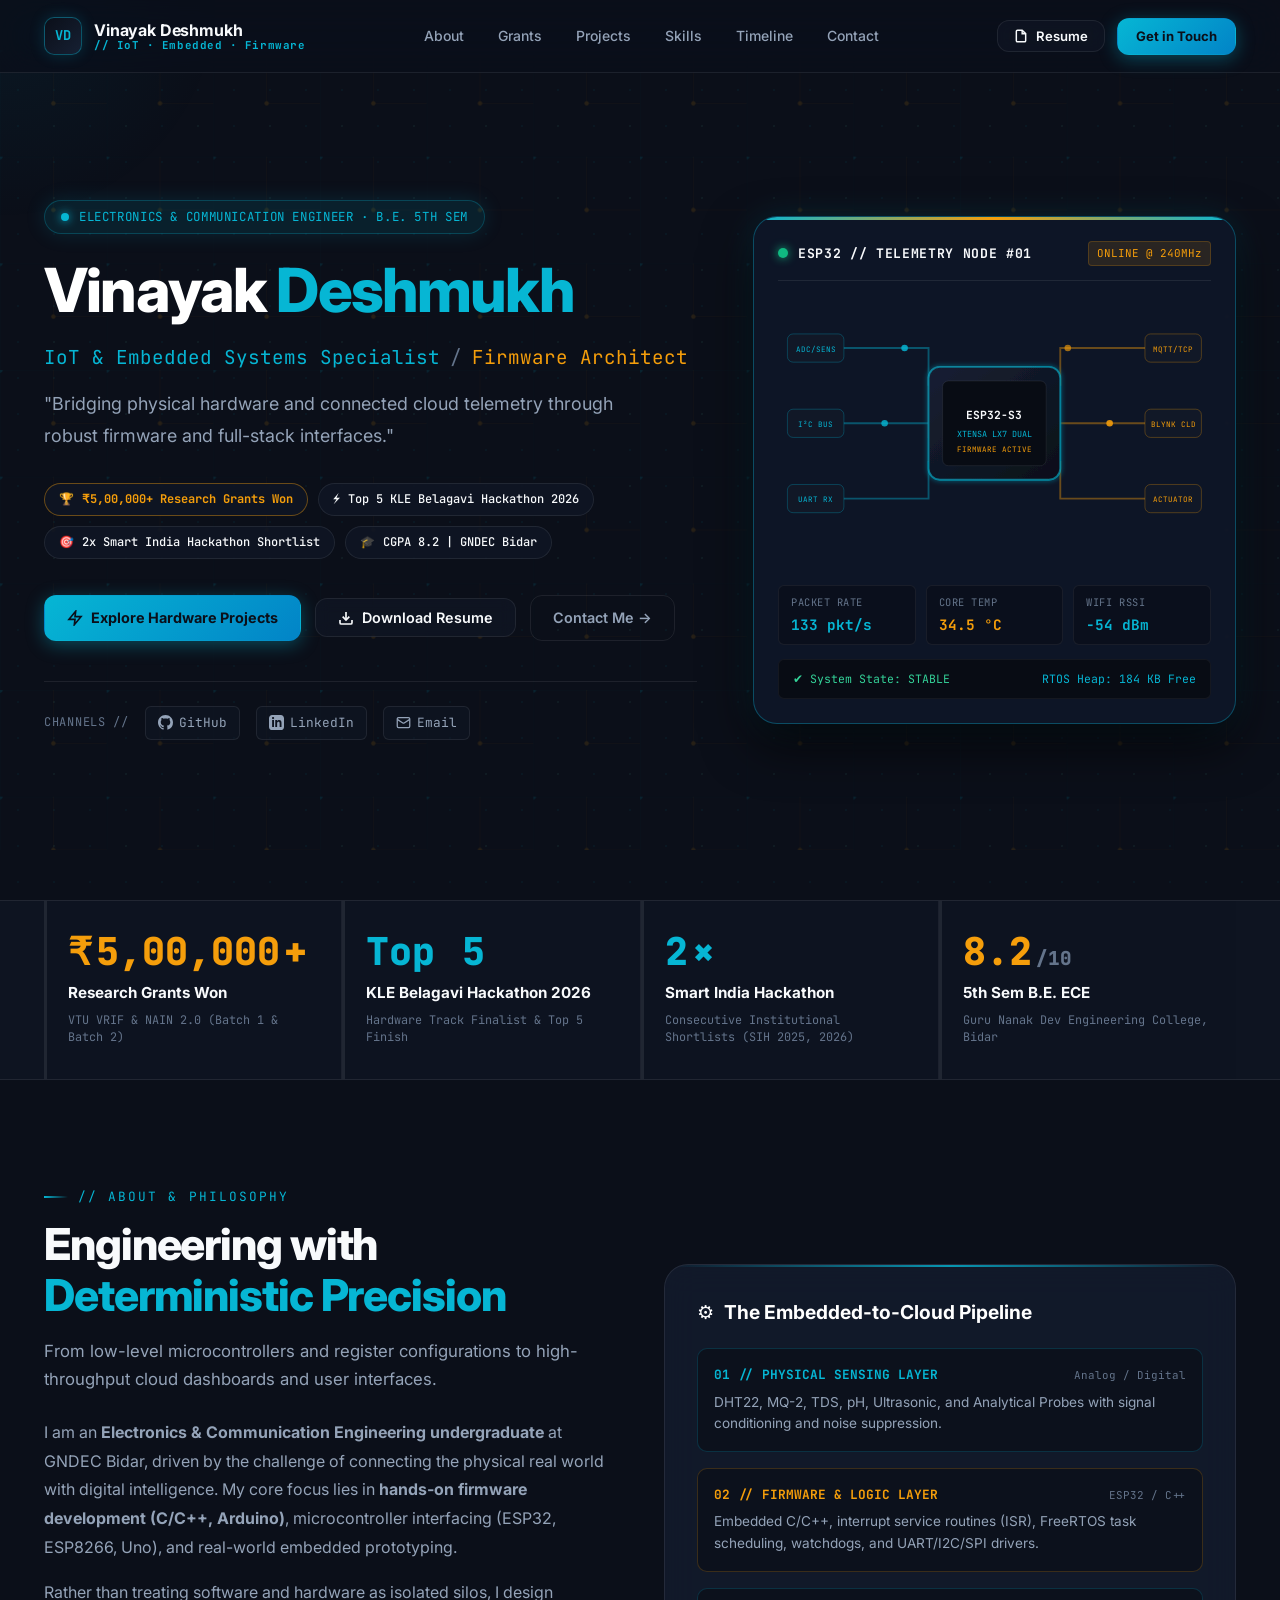
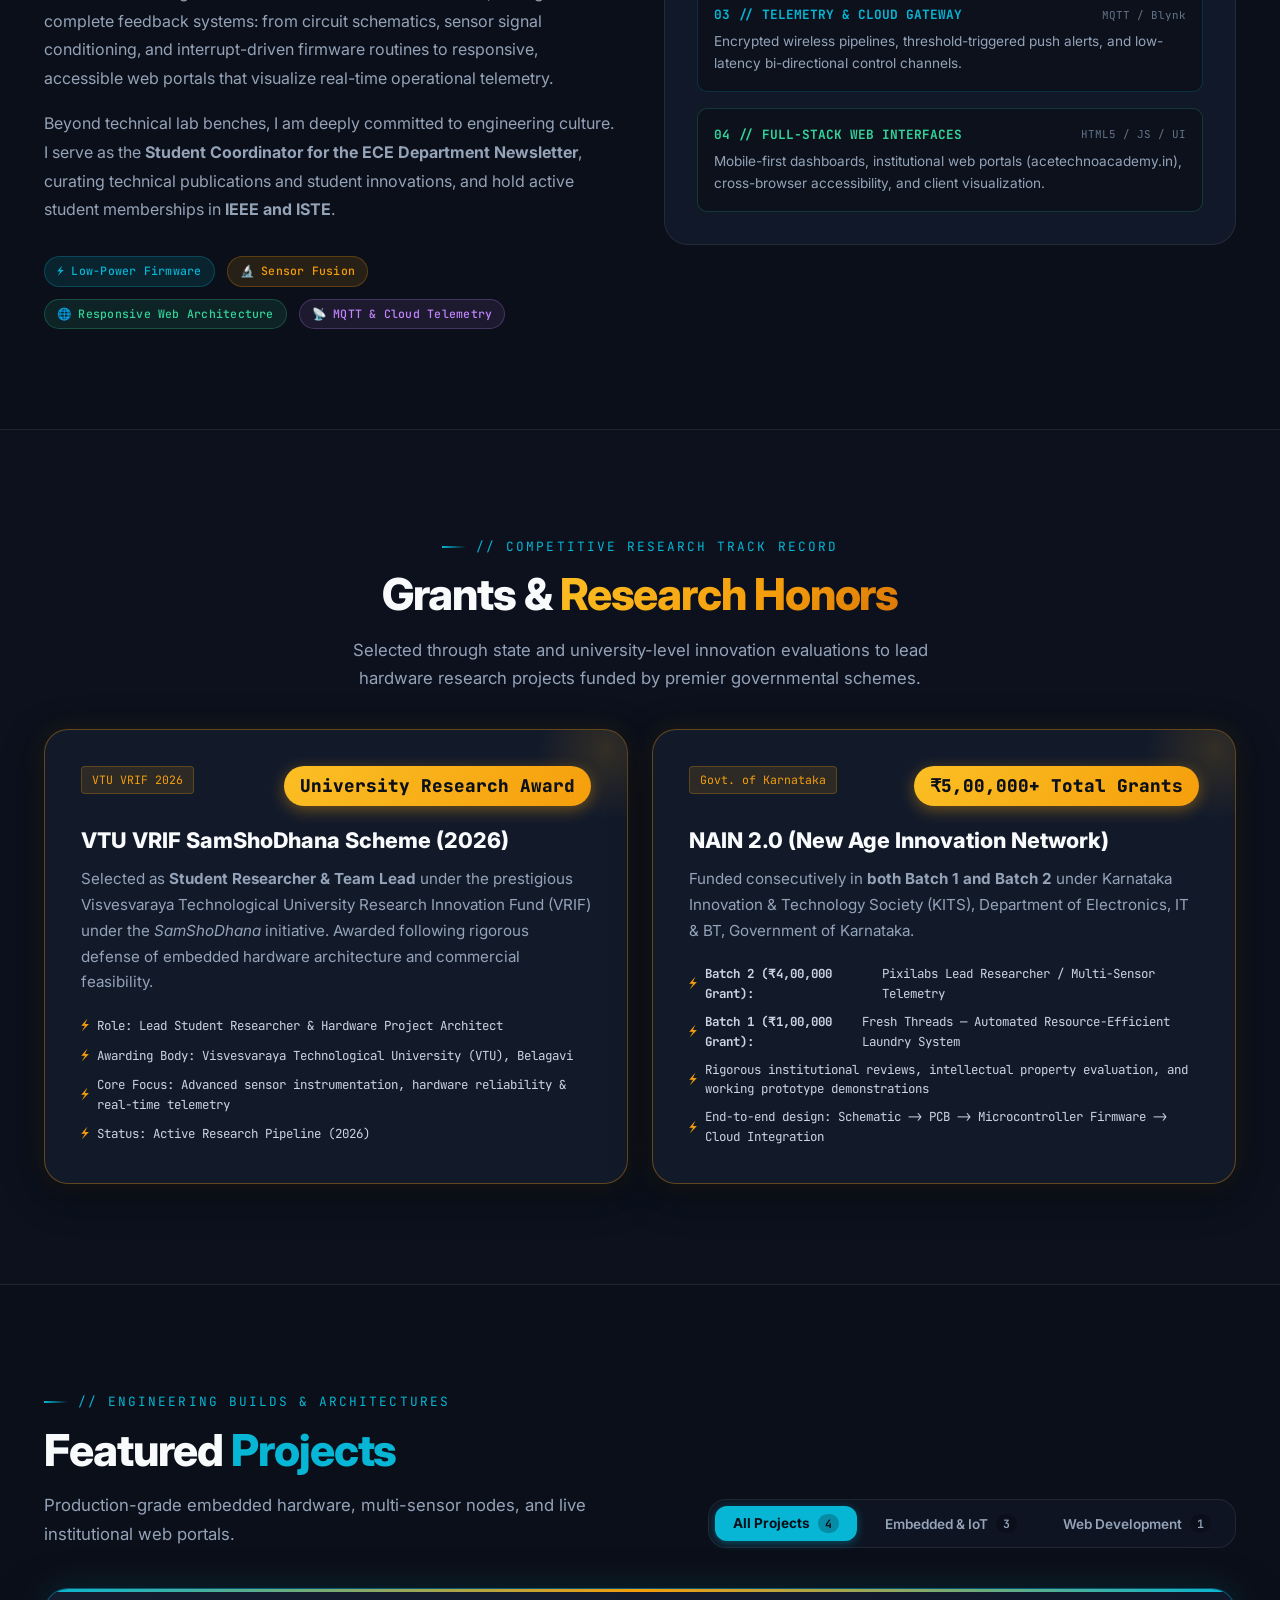
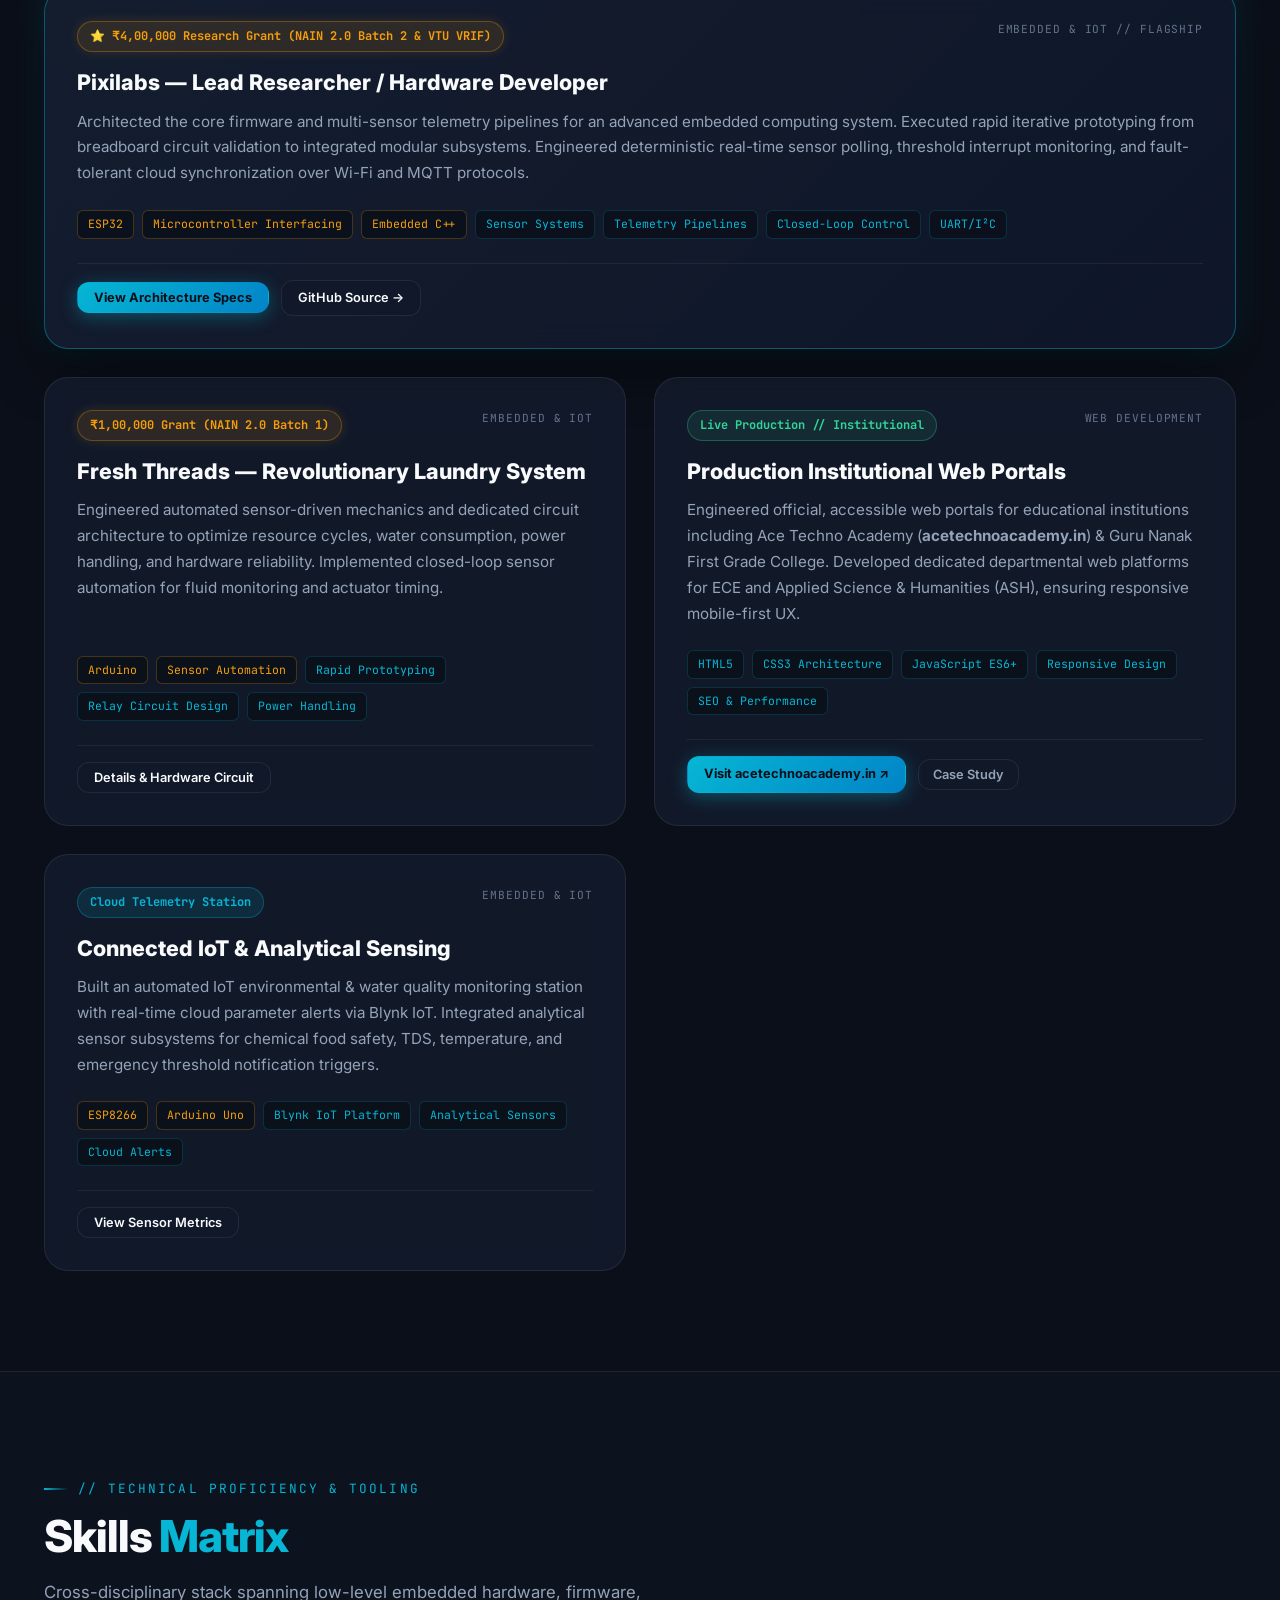
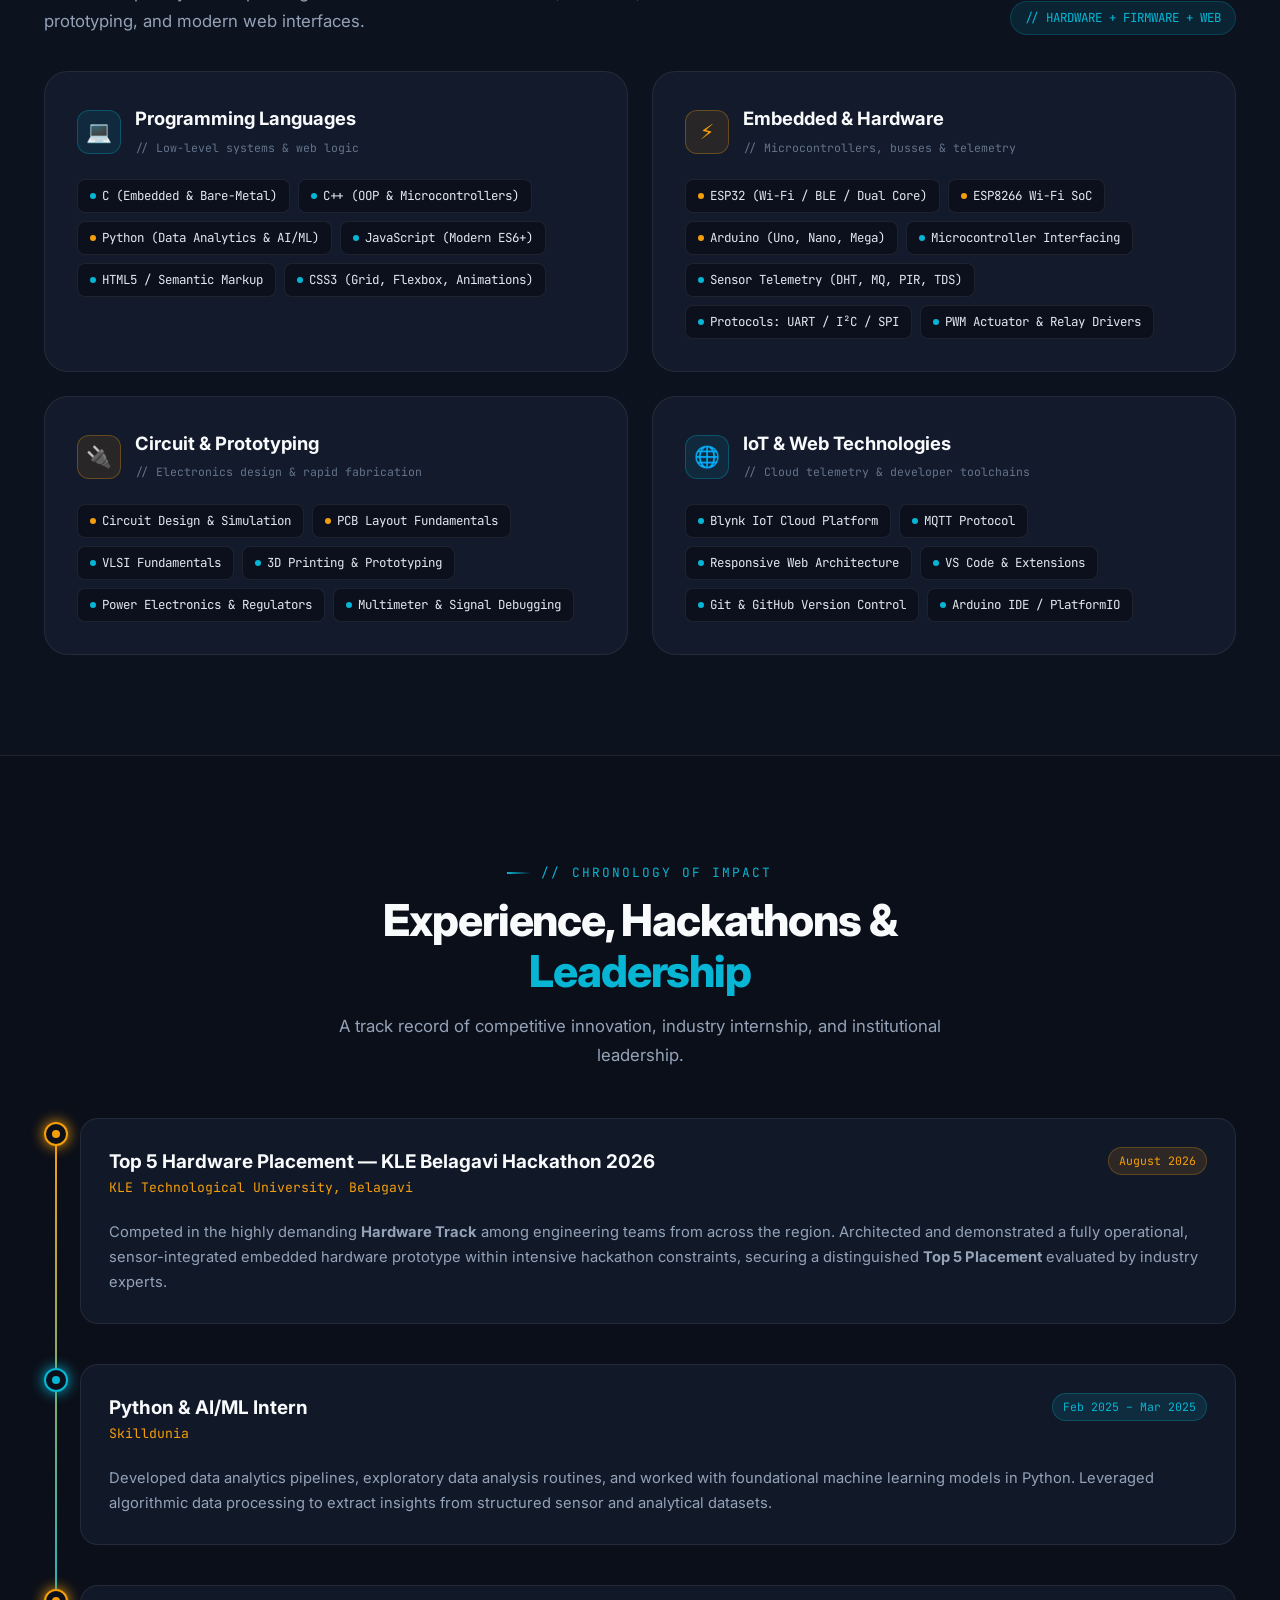
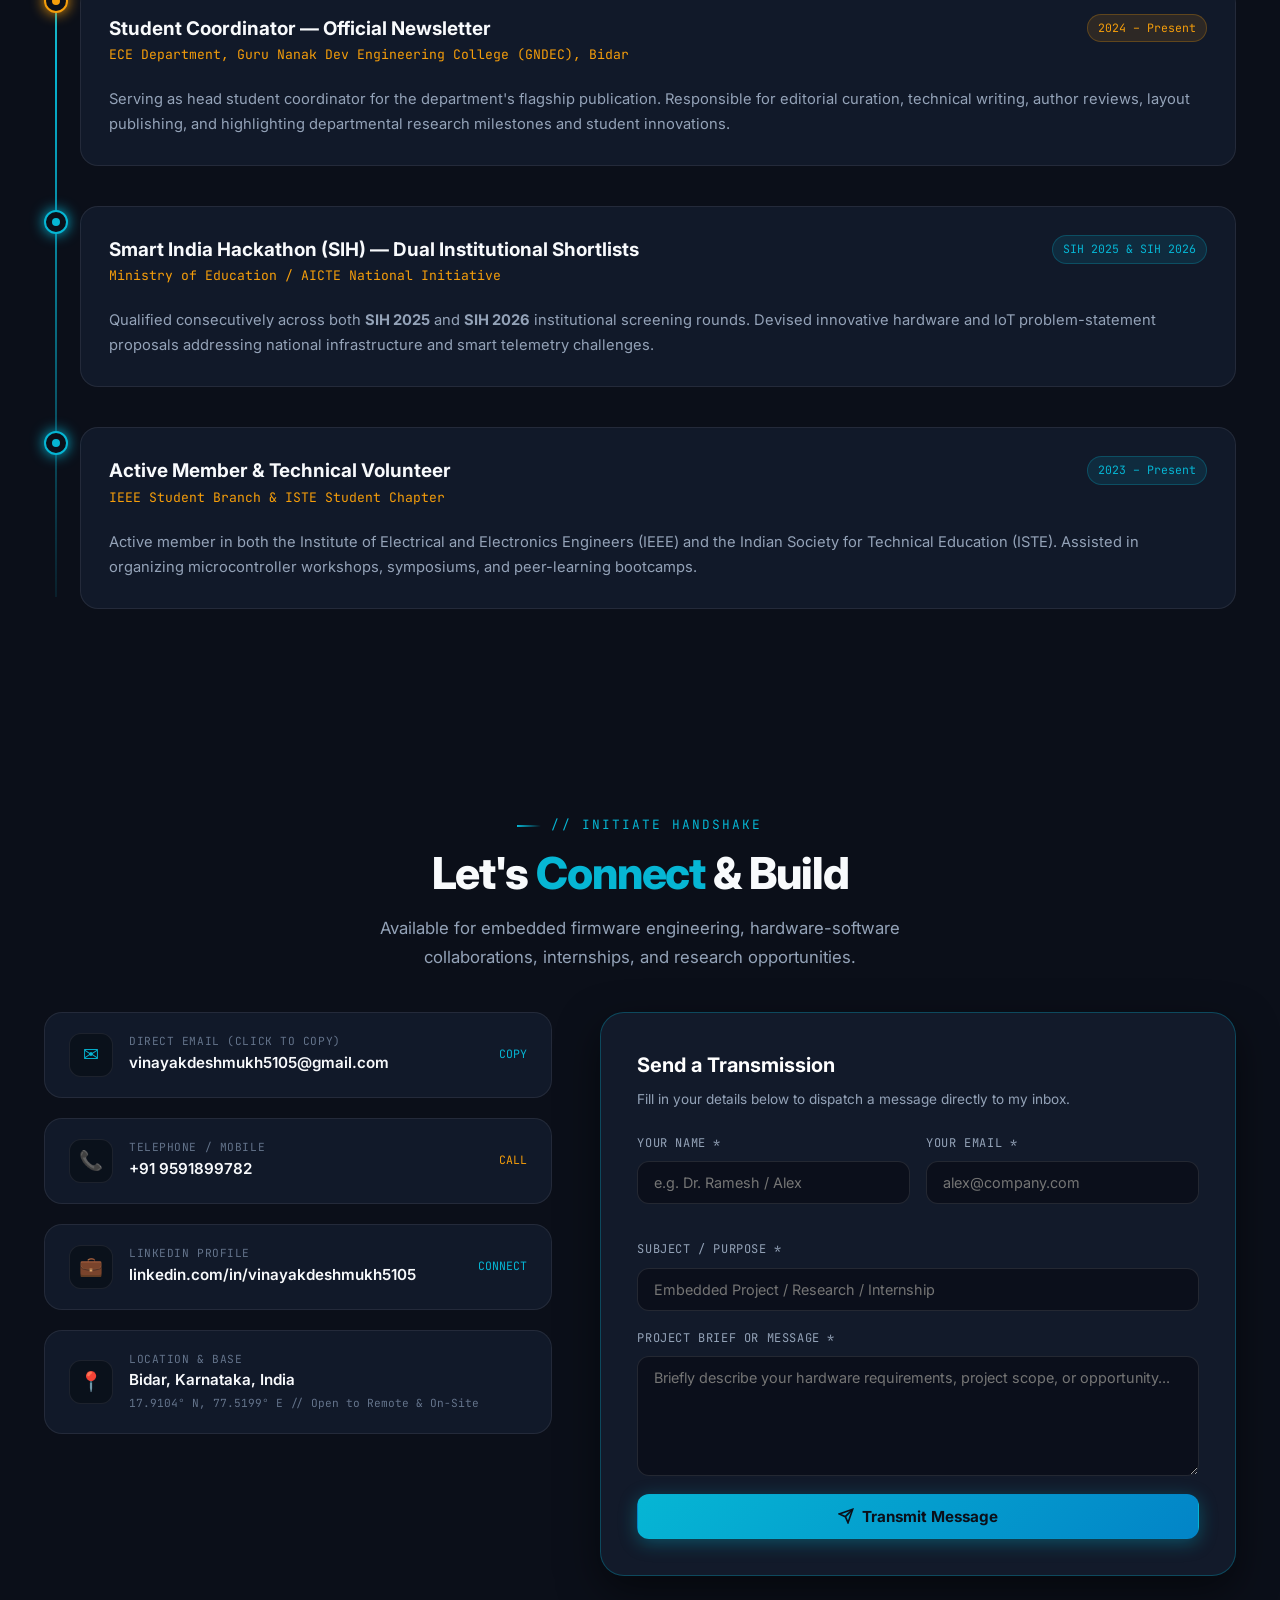
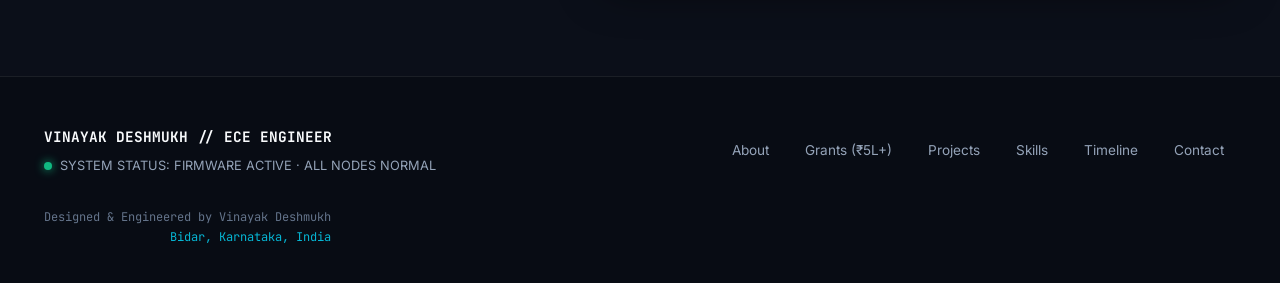
<file: index.html>
<!DOCTYPE html>
<html lang="en">

<head>
  <meta charset="UTF-8" />
  <meta name="viewport" content="width=device-width, initial-scale=1.0" />
  <meta name="description"
    content="Vinayak Deshmukh — Electronics & Communication Engineer specializing in IoT, Embedded Systems, Firmware, and Web Technologies. ₹5,00,000+ Research Grants Won (VTU VRIF & NAIN 2.0)." />
  <meta name="keywords"
    content="Vinayak Deshmukh, ECE portfolio, embedded systems, IoT engineer, ESP32, Arduino, firmware developer, VTU VRIF, NAIN 2.0, KLE Belagavi Hackathon, GNDEC Bidar" />
  <meta name="author" content="Vinayak Deshmukh" />

  <!-- Open Graph / Meta -->
  <meta property="og:type" content="website" />
  <meta property="og:title" content="Vinayak Deshmukh | ECE & IoT Embedded Systems Specialist" />
  <meta property="og:description"
    content="Bridging physical hardware and connected cloud telemetry through robust firmware and full-stack interfaces. ₹5L+ Research Grants Won." />

  <title>Vinayak Deshmukh | Electronics &amp; Communication Engineer — IoT &amp; Embedded Systems</title>

  <!-- Google Fonts: Inter & JetBrains Mono -->
  <link rel="preconnect" href="https://fonts.googleapis.com" />
  <link rel="preconnect" href="https://fonts.gstatic.com" crossorigin />
  <link
    href="https://fonts.googleapis.com/css2?family=Inter:ital,wght@0,300;0,400;0,500;0,600;0,700;0,800;1,400&family=JetBrains+Mono:ital,wght@0,300;0,400;0,500;0,600;0,700;1,400&display=swap"
    rel="stylesheet" />

  <link rel="stylesheet" href="shared.css" />

  <style>
    #hero {
      position: relative;
      min-height: 100vh;
      display: flex;
      align-items: center;
      padding: 120px 0 80px;
      overflow: hidden;
    }

    .hero-bg-canvas {
      position: absolute;
      inset: 0;
      pointer-events: none;
      z-index: 0;
    }

    /* Project Cards & Grid */
    .projects-header-bar {
      display: flex;
      justify-content: space-between;
      align-items: flex-end;
      flex-wrap: wrap;
      gap: 24px;
      margin-bottom: 40px;
    }

    .projects-grid {
      display: grid;
      grid-template-columns: repeat(2, 1fr);
      gap: 28px;
    }

    .project-card {
      background: rgba(22, 32, 51, 0.65);
      backdrop-filter: blur(16px);
      border: 1px solid var(--border);
      border-radius: var(--radius-xl);
      padding: 32px;
      display: flex;
      flex-direction: column;
      position: relative;
      overflow: hidden;
      transition: var(--transition);
    }

    .project-card:hover {
      transform: translateY(-6px);
      box-shadow: 0 16px 40px rgba(0, 0, 0, 0.5), 0 0 30px rgba(6, 182, 212, 0.15);
      border-color: var(--border-cyan);
    }

    .project-card.featured-card {
      grid-column: span 2;
      border-color: rgba(6, 182, 212, 0.4);
      background: linear-gradient(135deg, rgba(22, 32, 51, 0.85), rgba(15, 23, 42, 0.95));
      box-shadow: 0 20px 50px rgba(0, 0, 0, 0.6), 0 0 35px rgba(6, 182, 212, 0.18);
    }

    .project-card.featured-card::before {
      content: '';
      position: absolute;
      top: 0;
      left: 0;
      right: 0;
      height: 3px;
      background: linear-gradient(90deg, var(--cyan), var(--accent), var(--cyan));
    }

    .project-card-top {
      display: flex;
      justify-content: space-between;
      align-items: flex-start;
      margin-bottom: 16px;
      gap: 16px;
    }

    .project-badge-grant {
      display: inline-flex;
      align-items: center;
      gap: 6px;
      font-family: var(--font-mono);
      font-size: 0.75rem;
      font-weight: 700;
      color: var(--accent);
      background: var(--accent-dim);
      border: 1px solid rgba(245, 158, 11, 0.3);
      padding: 5px 12px;
      border-radius: var(--radius-full);
      box-shadow: 0 0 12px rgba(245, 158, 11, 0.15);
    }

    .project-badge-prod {
      display: inline-flex;
      align-items: center;
      gap: 6px;
      font-family: var(--font-mono);
      font-size: 0.75rem;
      font-weight: 700;
      color: #34d399;
      background: rgba(52, 211, 153, 0.1);
      border: 1px solid rgba(52, 211, 153, 0.3);
      padding: 5px 12px;
      border-radius: var(--radius-full);
    }

    .project-badge-iot {
      display: inline-flex;
      align-items: center;
      gap: 6px;
      font-family: var(--font-mono);
      font-size: 0.75rem;
      font-weight: 700;
      color: var(--cyan);
      background: var(--cyan-dim);
      border: 1px solid rgba(6, 182, 212, 0.3);
      padding: 5px 12px;
      border-radius: var(--radius-full);
    }

    .project-category-tag {
      font-family: var(--font-mono);
      font-size: 0.7rem;
      color: var(--text-muted);
      text-transform: uppercase;
      letter-spacing: 0.08em;
    }

    .project-title {
      font-size: 1.35rem;
      font-weight: 800;
      color: var(--text-primary);
      margin-bottom: 12px;
      line-height: 1.3;
    }

    .project-desc {
      font-size: 0.95rem;
      color: var(--text-secondary);
      line-height: 1.7;
      margin-bottom: 24px;
      flex: 1;
    }

    .project-tech-stack {
      display: flex;
      flex-wrap: wrap;
      gap: 8px;
      margin-bottom: 24px;
    }

    .tech-pill {
      font-family: var(--font-mono);
      font-size: 0.72rem;
      padding: 4px 10px;
      border-radius: 6px;
      background: rgba(11, 15, 25, 0.8);
      color: var(--cyan);
      border: 1px solid rgba(6, 182, 212, 0.2);
    }

    .tech-pill.amber {
      color: var(--accent);
      border-color: rgba(245, 158, 11, 0.25);
    }

    .project-links-row {
      display: flex;
      align-items: center;
      gap: 12px;
      padding-top: 16px;
      border-top: 1px solid rgba(255, 255, 255, 0.06);
    }

    /* Skills Matrix */
    .skills-matrix-grid {
      display: grid;
      grid-template-columns: repeat(2, 1fr);
      gap: 24px;
      margin-top: 36px;
    }

    .skill-card {
      background: rgba(22, 32, 51, 0.65);
      border: 1px solid var(--border);
      border-radius: var(--radius-xl);
      padding: 32px;
      position: relative;
      overflow: hidden;
      transition: var(--transition);
    }

    .skill-card:hover {
      border-color: var(--border-cyan);
      box-shadow: 0 10px 30px rgba(0, 0, 0, 0.4), 0 0 25px rgba(6, 182, 212, 0.15);
      transform: translateY(-3px);
    }

    .skill-card-header {
      display: flex;
      align-items: center;
      gap: 14px;
      margin-bottom: 20px;
    }

    .skill-icon-box {
      width: 44px;
      height: 44px;
      border-radius: 12px;
      background: rgba(6, 182, 212, 0.1);
      border: 1px solid rgba(6, 182, 212, 0.3);
      display: flex;
      align-items: center;
      justify-content: center;
      font-size: 1.3rem;
      color: var(--cyan);
    }

    .skill-icon-box.amber {
      background: rgba(245, 158, 11, 0.1);
      border-color: rgba(245, 158, 11, 0.3);
      color: var(--accent);
    }

    .skill-card-title {
      font-size: 1.15rem;
      font-weight: 700;
      color: var(--text-primary);
    }

    .skill-card-sub {
      font-family: var(--font-mono);
      font-size: 0.72rem;
      color: var(--text-muted);
    }

    .skill-items-list {
      display: flex;
      flex-wrap: wrap;
      gap: 8px;
    }

    .skill-chip {
      display: inline-flex;
      align-items: center;
      gap: 6px;
      font-family: var(--font-mono);
      font-size: 0.78rem;
      color: #e2e8f0;
      background: rgba(11, 15, 25, 0.75);
      border: 1px solid rgba(255, 255, 255, 0.08);
      padding: 6px 12px;
      border-radius: 8px;
      transition: var(--transition-fast);
    }

    .skill-chip:hover {
      border-color: var(--cyan);
      color: var(--cyan);
      background: rgba(6, 182, 212, 0.12);
      transform: translateY(-2px);
    }

    .skill-chip-dot {
      width: 6px;
      height: 6px;
      border-radius: 50%;
      background: var(--cyan);
    }

    .skill-chip-dot.amber {
      background: var(--accent);
    }

    /* Timeline */
    .timeline-container {
      position: relative;
      margin-top: 48px;
      padding-left: 36px;
    }

    .timeline-container::before {
      content: '';
      position: absolute;
      top: 12px;
      bottom: 12px;
      left: 11px;
      width: 2px;
      background: linear-gradient(180deg, var(--accent) 0%, var(--cyan) 50%, rgba(6, 182, 212, 0.1) 100%);
    }

    .timeline-item {
      position: relative;
      margin-bottom: 40px;
    }

    .timeline-item:last-child {
      margin-bottom: 0;
    }

    .timeline-node {
      position: absolute;
      left: -36px;
      top: 4px;
      width: 24px;
      height: 24px;
      border-radius: 50%;
      background: #0b0f19;
      border: 2px solid var(--cyan);
      display: flex;
      align-items: center;
      justify-content: center;
      box-shadow: 0 0 14px var(--cyan);
      z-index: 2;
    }

    .timeline-node.amber {
      border-color: var(--accent);
      box-shadow: 0 0 14px var(--accent);
    }

    .timeline-node-inner {
      width: 8px;
      height: 8px;
      border-radius: 50%;
      background: var(--cyan);
    }

    .timeline-node.amber .timeline-node-inner {
      background: var(--accent);
    }

    .timeline-card {
      background: rgba(22, 32, 51, 0.65);
      border: 1px solid var(--border);
      border-radius: var(--radius-lg);
      padding: 28px;
      transition: var(--transition);
    }

    .timeline-card:hover {
      border-color: rgba(6, 182, 212, 0.4);
      transform: translateX(6px);
      box-shadow: 0 8px 30px rgba(0, 0, 0, 0.4);
    }

    .timeline-header {
      display: flex;
      justify-content: space-between;
      align-items: flex-start;
      margin-bottom: 8px;
      gap: 16px;
      flex-wrap: wrap;
    }

    .timeline-role-title {
      font-size: 1.18rem;
      font-weight: 700;
      color: var(--text-primary);
    }

    .timeline-date-badge {
      font-family: var(--font-mono);
      font-size: 0.72rem;
      color: var(--cyan);
      background: var(--cyan-dim);
      border: 1px solid rgba(6, 182, 212, 0.25);
      padding: 4px 10px;
      border-radius: var(--radius-full);
      white-space: nowrap;
    }

    .timeline-date-badge.amber {
      color: var(--accent);
      background: var(--accent-dim);
      border-color: rgba(245, 158, 11, 0.25);
    }

    .timeline-org {
      font-family: var(--font-mono);
      font-size: 0.82rem;
      color: var(--accent);
      margin-bottom: 14px;
    }

    .timeline-desc {
      font-size: 0.92rem;
      color: var(--text-secondary);
      line-height: 1.7;
    }

    /* Contact Grid */
    .contact-grid {
      display: grid;
      grid-template-columns: 1fr 1.25fr;
      gap: 48px;
      align-items: flex-start;
      margin-top: 40px;
    }

    .contact-info-panel {
      display: flex;
      flex-direction: column;
      gap: 20px;
    }

    .contact-method-card {
      background: rgba(22, 32, 51, 0.65);
      border: 1px solid var(--border);
      border-radius: var(--radius-lg);
      padding: 20px 24px;
      display: flex;
      align-items: center;
      gap: 16px;
      transition: var(--transition);
      cursor: pointer;
    }

    .contact-method-card:hover {
      border-color: var(--cyan);
      background: rgba(6, 182, 212, 0.08);
      transform: translateX(4px);
    }

    .contact-icon-box {
      width: 44px;
      height: 44px;
      border-radius: 12px;
      background: rgba(11, 15, 25, 0.8);
      border: 1px solid rgba(255, 255, 255, 0.08);
      display: flex;
      align-items: center;
      justify-content: center;
      font-size: 1.2rem;
      color: var(--cyan);
      flex-shrink: 0;
    }

    .contact-method-label {
      font-family: var(--font-mono);
      font-size: 0.7rem;
      color: var(--text-muted);
      text-transform: uppercase;
      letter-spacing: 0.05em;
    }

    .contact-method-val {
      font-size: 0.95rem;
      font-weight: 600;
      color: var(--text-primary);
      word-break: break-all;
    }

    .contact-form-card {
      background: rgba(22, 32, 51, 0.7);
      backdrop-filter: blur(16px);
      border: 1px solid rgba(6, 182, 212, 0.3);
      border-radius: var(--radius-xl);
      padding: 36px;
      box-shadow: 0 15px 40px rgba(0, 0, 0, 0.5);
    }

    .form-group-row {
      display: grid;
      grid-template-columns: 1fr 1fr;
      gap: 16px;
      margin-bottom: 18px;
    }

    .form-group {
      display: flex;
      flex-direction: column;
      gap: 8px;
      margin-bottom: 18px;
    }

    .form-group label {
      font-family: var(--font-mono);
      font-size: 0.75rem;
      color: var(--text-secondary);
      letter-spacing: 0.05em;
    }

    .form-control {
      background: rgba(11, 15, 25, 0.85);
      border: 1px solid rgba(255, 255, 255, 0.1);
      border-radius: var(--radius-md);
      padding: 12px 16px;
      font-size: 0.9rem;
      color: var(--text-primary);
      font-family: inherit;
      transition: var(--transition-fast);
      outline: none;
    }

    .form-control:focus {
      border-color: var(--cyan);
      box-shadow: 0 0 15px rgba(6, 182, 212, 0.25);
      background: rgba(11, 15, 25, 0.95);
    }

    textarea.form-control {
      resize: vertical;
      min-height: 120px;
    }

    @media (max-width: 1024px) {
      .projects-grid {
        grid-template-columns: 1fr;
      }
      .project-card.featured-card {
        grid-column: span 1;
      }
      .skills-matrix-grid {
        grid-template-columns: 1fr;
      }
      .contact-grid {
        grid-template-columns: 1fr;
      }
    }

    @media (max-width: 768px) {
      .form-group-row {
        grid-template-columns: 1fr;
      }
      .stat-strip-grid {
        grid-template-columns: 1fr 1fr;
      }
    }

    @media (max-width: 480px) {
      .stat-strip-grid {
        grid-template-columns: 1fr;
      }
    }
  </style>
</head>

<body>

  <!-- Background cursor follower glow -->
  <div class="cursor-glow" id="cursorGlow" aria-hidden="true"></div>

  <!-- Toast notification system -->
  <div class="toast" id="toast" role="alert" aria-live="polite">
    <span class="toast-icon" id="toastIcon">⚡</span>
    <span id="toastMessage">Action completed successfully.</span>
  </div>

  <!-- ── NAVIGATION BAR ─────────────────────────────── -->
  <header>
    <nav id="navbar" aria-label="Main Portfolio Navigation">
      <div class="container">
        <div class="nav-inner">
          <!-- Logo & Brand -->
          <a href="#hero" class="nav-logo" aria-label="Vinayak Deshmukh — Back to Top">
            <div class="nav-logo-icon">VD</div>
            <div class="nav-logo-text">
              <span class="nav-logo-name">Vinayak Deshmukh</span>
              <span class="nav-logo-tag">// IoT · Embedded · Firmware</span>
            </div>
          </a>

          <!-- Desktop Navigation links -->
          <ul class="nav-links" role="list">
            <li><a href="#about" class="nav-link">About</a></li>
            <li><a href="#grants" class="nav-link">Grants</a></li>
            <li><a href="#projects" class="nav-link">Projects</a></li>
            <li><a href="#skills" class="nav-link">Skills</a></li>
            <li><a href="#experience" class="nav-link">Timeline</a></li>
            <li><a href="#contact" class="nav-link">Contact</a></li>
          </ul>

          <!-- Nav Call to Actions -->
          <div class="nav-cta">
            <button class="btn btn-outline" id="navResumeBtn" style="padding: 7px 16px; font-size: 0.82rem;">
              <svg width="14" height="14" viewBox="0 0 24 24" fill="none" stroke="currentColor" stroke-width="2.5" aria-hidden="true">
                <path d="M14 2H6a2 2 0 0 0-2 2v16a2 2 0 0 0 2 2h12a2 2 0 0 0 2-2V8z"></path>
                <polyline points="14 2 14 8 20 8"></polyline>
              </svg>
              Resume
            </button>
            <a href="#contact" class="btn btn-primary" style="padding: 7px 18px; font-size: 0.82rem;">
              Get in Touch
            </a>
          </div>

          <!-- Mobile Hamburger -->
          <button class="hamburger" id="hamburgerBtn" aria-label="Toggle navigation menu" aria-expanded="false">
            <span></span><span></span><span></span>
          </button>
        </div>
      </div>
    </nav>
  </header>

  <!-- Mobile Drawer Menu -->
  <div class="mobile-nav" id="mobileNav" aria-label="Mobile Navigation Drawer">
    <a href="#hero" class="mobile-link">Home</a>
    <a href="#about" class="mobile-link">About &amp; Philosophy</a>
    <a href="#grants" class="mobile-link">Research Grants (₹5L+)</a>
    <a href="#projects" class="mobile-link">Projects</a>
    <a href="#skills" class="mobile-link">Skills Matrix</a>
    <a href="#experience" class="mobile-link">Experience &amp; Hackathons</a>
    <a href="#contact" class="mobile-link">Contact</a>
    <div style="margin-top: 16px; width: 100%; max-width: 300px; display: flex; flex-direction: column; gap: 10px;">
      <button class="btn btn-amber" id="mobileResumeBtn" style="width: 100%;">View Resume</button>
      <a href="#contact" class="btn btn-primary" style="width: 100%;">Connect with Vinayak</a>
    </div>
  </div>

  <main>
    <!-- ── SECTION 1: HERO SECTION ────────────────────── -->
    <section id="hero" aria-label="Introduction and Overview">
      <!-- Ambient circuit SVG background -->
      <div class="hero-bg-canvas" aria-hidden="true">
        <svg width="100%" height="100%" viewBox="0 0 1440 900" fill="none" xmlns="http://www.w3.org/2000/svg" style="opacity: 0.12;">
          <defs>
            <pattern id="circuitGrid" width="120" height="120" patternUnits="userSpaceOnUse">
              <path d="M 120 0 L 0 0 0 120" fill="none" stroke="rgba(6, 182, 212, 0.4)" stroke-width="0.8" />
              <circle cx="0" cy="0" r="3" fill="#06b6d4" />
              <path d="M 60 0 L 60 60 L 120 60" fill="none" stroke="rgba(245, 158, 11, 0.4)" stroke-width="0.8" />
              <circle cx="60" cy="60" r="2.5" fill="#f59e0b" />
            </pattern>
          </defs>
          <rect width="100%" height="100%" fill="url(#circuitGrid)" />
        </svg>
      </div>

      <div class="container">
        <div class="hero-grid">
          <!-- Left Column: Bio, Creds, Headline & Actions -->
          <div>
            <div class="hero-eyebrow">
              <span class="status-pulse-dot"></span>
              <span>ELECTRONICS &amp; COMMUNICATION ENGINEER · B.E. 5TH SEM</span>
            </div>

            <h1 class="hero-title">
              Vinayak <span class="accent-cyan">Deshmukh</span>
            </h1>

            <div class="hero-role">
              <span>IoT &amp; Embedded Systems Specialist</span>
              <span class="hero-role-slash">/</span>
              <span style="color: var(--accent);">Firmware Architect</span>
            </div>

            <p class="hero-tagline">
              "Bridging physical hardware and connected cloud telemetry through robust firmware and full-stack interfaces."
            </p>

            <!-- Stat Strip Pill Badges -->
            <div class="hero-badges-strip" role="list" aria-label="Key highlights">
              <div class="hero-badge-pill" role="listitem" style="border-color: rgba(245, 158, 11, 0.4); color: var(--accent);">
                <span>🏆</span>
                <strong>₹5,00,000+ Research Grants Won</strong>
              </div>
              <div class="hero-badge-pill" role="listitem">
                <span>⚡</span>
                <span>Top 5 KLE Belagavi Hackathon 2026</span>
              </div>
              <div class="hero-badge-pill" role="listitem">
                <span>🎯</span>
                <span>2x Smart India Hackathon Shortlist</span>
              </div>
              <div class="hero-badge-pill" role="listitem">
                <span>🎓</span>
                <span>CGPA 8.2 | GNDEC Bidar</span>
              </div>
            </div>

            <!-- CTAs -->
            <div class="hero-actions">
              <a href="#projects" class="btn btn-primary" id="heroExploreBtn">
                <svg width="16" height="16" viewBox="0 0 24 24" fill="none" stroke="currentColor" stroke-width="2.5" aria-hidden="true">
                  <path d="M13 2L3 14h9l-1 8 10-12h-9l1-8z"></path>
                </svg>
                Explore Hardware Projects
              </a>
              <button class="btn btn-outline" id="heroResumeBtn" aria-label="Download Vinayak Deshmukh's Resume">
                <svg width="16" height="16" viewBox="0 0 24 24" fill="none" stroke="currentColor" stroke-width="2.5" aria-hidden="true">
                  <path d="M21 15v4a2 2 0 0 1-2 2H5a2 2 0 0 1-2-2v-4"></path>
                  <polyline points="7 10 12 15 17 10"></polyline>
                  <line x1="12" y1="15" x2="12" y2="3"></line>
                </svg>
                Download Resume
              </button>
              <a href="#contact" class="btn btn-ghost">
                Contact Me →
              </a>
            </div>

            <!-- Direct Social Links Strip -->
            <div class="hero-socials">
              <span class="hero-social-label">CHANNELS //</span>
              <a href="https://github.com/vinayakdeshmukh5105" target="_blank" rel="noopener noreferrer" class="hero-social-link" title="GitHub Profile">
                <svg width="15" height="15" viewBox="0 0 24 24" fill="currentColor">
                  <path d="M12 0C5.37 0 0 5.37 0 12c0 5.31 3.435 9.795 8.205 11.385.6.105.825-.255.825-.57 0-.285-.015-1.23-.015-2.235-3.015.555-3.795-.735-4.035-1.41-.135-.345-.72-1.41-1.23-1.695-.42-.225-1.02-.78-.015-.795.945-.015 1.62.87 1.845 1.23 1.08 1.815 2.805 1.305 3.495.99.105-.78.42-1.305.765-1.605-2.67-.3-5.46-1.335-5.46-5.925 0-1.305.465-2.385 1.23-3.225-.12-.3-.54-1.53.12-3.18 0 0 1.005-.315 3.3 1.23.96-.27 1.98-.405 3-.405s2.04.135 3 .405c2.295-1.56 3.3-1.23 3.3-1.23.66 1.65.24 2.88.12 3.18.765.84 1.23 1.905 1.23 3.225 0 4.605-2.805 5.625-5.475 5.925.435.375.81 1.095.81 2.22 0 1.605-.015 2.895-.015 3.3 0 .315.225.69.825.57A12.02 12.02 0 0 0 24 12c0-6.63-5.37-12-12-12z"/>
                </svg>
                GitHub
              </a>
              <a href="https://linkedin.com/in/vinayakdeshmukh5105" target="_blank" rel="noopener noreferrer" class="hero-social-link" title="LinkedIn Profile">
                <svg width="15" height="15" viewBox="0 0 24 24" fill="currentColor">
                  <path d="M19 0h-14c-2.761 0-5 2.239-5 5v14c0 2.761 2.239 5 5 5h14c2.762 0 5-2.239 5-5v-14c0-2.761-2.238-5-5-5zm-11 19h-3v-11h3v11zm-1.5-12.268c-.966 0-1.75-.79-1.75-1.764s.784-1.764 1.75-1.764 1.75.79 1.75 1.764-.783 1.764-1.75 1.764zm13.5 12.268h-3v-5.604c0-3.368-4-3.113-4 0v5.604h-3v-11h3v1.765c1.396-2.586 7-2.777 7 2.476v6.759z"/>
                </svg>
                LinkedIn
              </a>
              <a href="mailto:vinayakdeshmukh5105@gmail.com" class="hero-social-link" title="Email Vinayak">
                <svg width="15" height="15" viewBox="0 0 24 24" fill="none" stroke="currentColor" stroke-width="2">
                  <rect x="2" y="4" width="20" height="16" rx="2"></rect>
                  <path d="m22 7-8.97 5.7a1.94 1.94 0 0 1-2.06 0L2 7"></path>
                </svg>
                Email
              </a>
            </div>
          </div>

          <!-- Right Column: Interactive ESP32 Telemetry HUD Visual -->
          <div>
            <div class="telemetry-hud-card reveal">
              <div class="hud-header">
                <div class="hud-title-wrap">
                  <div class="hud-blinker" aria-hidden="true"></div>
                  <span class="hud-title">ESP32 // TELEMETRY NODE #01</span>
                </div>
                <span class="hud-tag">ONLINE @ 240MHz</span>
              </div>

              <!-- High-Tech Circuit Graphic -->
              <svg class="circuit-telemetry-svg" viewBox="0 0 460 260" fill="none" xmlns="http://www.w3.org/2000/svg">
                <defs>
                  <linearGradient id="chipBg" x1="0%" y1="0%" x2="100%" y2="100%">
                    <stop offset="0%" stop-color="#162033" />
                    <stop offset="100%" stop-color="#0b0f19" />
                  </linearGradient>
                  <filter id="glowFilter" x="-20%" y="-20%" width="140%" height="140%">
                    <feGaussianBlur stdDeviation="3" result="blur" />
                    <feMerge>
                      <feMergeNode in="blur" />
                      <feMergeNode in="SourceGraphic" />
                    </feMerge>
                  </filter>
                </defs>

                <!-- Traces -->
                <path d="M 40 50 L 160 50 L 160 90" stroke="rgba(6, 182, 212, 0.4)" stroke-width="2" />
                <path d="M 40 130 L 160 130" stroke="rgba(6, 182, 212, 0.4)" stroke-width="2" />
                <path d="M 40 210 L 160 210 L 160 170" stroke="rgba(6, 182, 212, 0.4)" stroke-width="2" />

                <path d="M 300 90 L 300 50 L 420 50" stroke="rgba(245, 158, 11, 0.4)" stroke-width="2" />
                <path d="M 300 130 L 420 130" stroke="rgba(245, 158, 11, 0.4)" stroke-width="2" />
                <path d="M 300 170 L 300 210 L 420 210" stroke="rgba(245, 158, 11, 0.4)" stroke-width="2" />

                <!-- Central Microcontroller Package -->
                <rect x="160" y="70" width="140" height="120" rx="12" fill="url(#chipBg)" stroke="rgba(6, 182, 212, 0.6)" stroke-width="2" filter="url(#glowFilter)" />
                <rect x="175" y="85" width="110" height="90" rx="6" fill="#080c14" stroke="rgba(255, 255, 255, 0.08)" stroke-width="1" />
                <text x="230" y="125" fill="#f8fafc" font-family="JetBrains Mono" font-size="12" font-weight="700" text-anchor="middle">ESP32-S3</text>
                <text x="230" y="145" fill="#06b6d4" font-family="JetBrains Mono" font-size="9" text-anchor="middle">XTENSA LX7 DUAL</text>
                <text x="230" y="160" fill="#f59e0b" font-family="JetBrains Mono" font-size="8" text-anchor="middle">FIRMWARE ACTIVE</text>

                <!-- Input Nodes (Sensors) -->
                <rect x="10" y="35" width="60" height="30" rx="6" fill="#111827" stroke="rgba(6, 182, 212, 0.3)" />
                <text x="40" y="54" fill="#06b6d4" font-family="JetBrains Mono" font-size="8" text-anchor="middle">ADC/SENS</text>

                <rect x="10" y="115" width="60" height="30" rx="6" fill="#111827" stroke="rgba(6, 182, 212, 0.3)" />
                <text x="40" y="134" fill="#06b6d4" font-family="JetBrains Mono" font-size="8" text-anchor="middle">I²C BUS</text>

                <rect x="10" y="195" width="60" height="30" rx="6" fill="#111827" stroke="rgba(6, 182, 212, 0.3)" />
                <text x="40" y="214" fill="#06b6d4" font-family="JetBrains Mono" font-size="8" text-anchor="middle">UART RX</text>

                <!-- Output Nodes (Cloud/Relays) -->
                <rect x="390" y="35" width="60" height="30" rx="6" fill="#111827" stroke="rgba(245, 158, 11, 0.3)" />
                <text x="420" y="54" fill="#f59e0b" font-family="JetBrains Mono" font-size="8" text-anchor="middle">MQTT/TCP</text>

                <rect x="390" y="115" width="60" height="30" rx="6" fill="#111827" stroke="rgba(245, 158, 11, 0.3)" />
                <text x="420" y="134" fill="#f59e0b" font-family="JetBrains Mono" font-size="8" text-anchor="middle">BLYNK CLD</text>

                <rect x="390" y="195" width="60" height="30" rx="6" fill="#111827" stroke="rgba(245, 158, 11, 0.3)" />
                <text x="420" y="214" fill="#f59e0b" font-family="JetBrains Mono" font-size="8" text-anchor="middle">ACTUATOR</text>

                <!-- Animated signal packets -->
                <circle r="3.5" fill="#06b6d4">
                  <animateMotion dur="2.2s" repeatCount="indefinite" path="M 40 50 L 160 50 L 160 90" />
                  <animate attributeName="opacity" values="0.1;1;0.1" dur="2.2s" repeatCount="indefinite" />
                </circle>

                <circle r="3.5" fill="#06b6d4">
                  <animateMotion dur="1.8s" repeatCount="indefinite" begin="0.6s" path="M 40 130 L 160 130" />
                  <animate attributeName="opacity" values="0.1;1;0.1" dur="1.8s" begin="0.6s" repeatCount="indefinite" />
                </circle>

                <circle r="3.5" fill="#f59e0b">
                  <animateMotion dur="2s" repeatCount="indefinite" begin="0.9s" path="M 300 90 L 300 50 L 420 50" />
                  <animate attributeName="opacity" values="0.1;1;0.1" dur="2s" begin="0.9s" repeatCount="indefinite" />
                </circle>

                <circle r="3.5" fill="#f59e0b">
                  <animateMotion dur="1.6s" repeatCount="indefinite" begin="1.2s" path="M 300 130 L 420 130" />
                  <animate attributeName="opacity" values="0.1;1;0.1" dur="1.6s" begin="1.2s" repeatCount="indefinite" />
                </circle>
              </svg>

              <!-- Live HUD Telemetry Readouts -->
              <div class="hud-readouts-grid">
                <div class="hud-readout-item">
                  <span class="hud-readout-label">PACKET RATE</span>
                  <span class="hud-readout-value" id="hudPackets">128 pkt/s</span>
                </div>
                <div class="hud-readout-item">
                  <span class="hud-readout-label">CORE TEMP</span>
                  <span class="hud-readout-value amber" id="hudTemp">34.8 °C</span>
                </div>
                <div class="hud-readout-item">
                  <span class="hud-readout-label">WIFI RSSI</span>
                  <span class="hud-readout-value">-54 dBm</span>
                </div>
              </div>

              <!-- Firmware Mini Console Log -->
              <div style="margin-top: 14px; background: #080c14; border: 1px solid rgba(255, 255, 255, 0.05); border-radius: var(--radius-sm); padding: 10px 14px; font-family: var(--font-mono); font-size: 0.72rem; color: #94a3b8; display: flex; align-items: center; justify-content: space-between;">
                <span style="color: #34d399;">✔ System State: STABLE</span>
                <span style="color: var(--cyan);">RTOS Heap: 184 KB Free</span>
              </div>
            </div>
          </div>
        </div>
      </div>
    </section>

    <!-- ── STAT STRIP: ANIMATED METRIC COUNTERS ───────── -->
    <section class="stat-strip-section" aria-label="Key Performance Indicators and Metrics">
      <div class="container">
        <div class="stat-strip-grid">
          <!-- Stat 1: Research Grants Won -->
          <div class="stat-strip-box reveal reveal-delay-1">
            <div class="stat-strip-num amber">
              <span>₹</span>
              <span class="counter" data-target="500000" data-format="curr">5,00,000</span>
              <span>+</span>
            </div>
            <div class="stat-strip-title">Research Grants Won</div>
            <div class="stat-strip-desc">VTU VRIF &amp; NAIN 2.0 (Batch 1 &amp; Batch 2)</div>
          </div>

          <!-- Stat 2: Hackathon Placement -->
          <div class="stat-strip-box reveal reveal-delay-2">
            <div class="stat-strip-num cyan">
              <span>Top&nbsp;</span>
              <span class="counter" data-target="5">5</span>
            </div>
            <div class="stat-strip-title">KLE Belagavi Hackathon 2026</div>
            <div class="stat-strip-desc">Hardware Track Finalist &amp; Top 5 Finish</div>
          </div>

          <!-- Stat 3: SIH Shortlists -->
          <div class="stat-strip-box reveal reveal-delay-3">
            <div class="stat-strip-num cyan">
              <span class="counter" data-target="2">2</span>
              <span>×</span>
            </div>
            <div class="stat-strip-title">Smart India Hackathon</div>
            <div class="stat-strip-desc">Consecutive Institutional Shortlists (SIH 2025, 2026)</div>
          </div>

          <!-- Stat 4: Academic CGPA -->
          <div class="stat-strip-box reveal reveal-delay-4">
            <div class="stat-strip-num amber">
              <span class="counter" data-target="8.2" data-decimal="1">8.2</span>
              <span style="font-size: 1.2rem; color: var(--text-muted);">/10</span>
            </div>
            <div class="stat-strip-title">5th Sem B.E. ECE</div>
            <div class="stat-strip-desc">Guru Nanak Dev Engineering College, Bidar</div>
          </div>
        </div>
      </div>
    </section>

    <!-- ── SECTION 2: ABOUT & ENGINEERING PHILOSOPHY ──── -->
    <section id="about" class="section" aria-labelledby="aboutHeading">
      <div class="container">
        <div style="display: grid; grid-template-columns: 1fr 1fr; gap: 48px; align-items: center;">
          <!-- Left: Narrative -->
          <div>
            <p class="section-label">// ABOUT &amp; PHILOSOPHY</p>
            <h2 class="section-title" id="aboutHeading">
              Engineering with <span class="accent-cyan">Deterministic Precision</span>
            </h2>
            <p class="section-subtitle" style="margin-bottom: 24px;">
              From low-level microcontrollers and register configurations to high-throughput cloud dashboards and user interfaces.
            </p>

            <div style="font-size: 1rem; color: var(--text-secondary); line-height: 1.8; display: flex; flex-direction: column; gap: 16px;">
              <p>
                I am an <strong>Electronics &amp; Communication Engineering undergraduate</strong> at GNDEC Bidar, driven by the challenge of connecting the physical real world with digital intelligence. My core focus lies in <strong>hands-on firmware development (C/C++, Arduino)</strong>, microcontroller interfacing (ESP32, ESP8266, Uno), and real-world embedded prototyping.
              </p>
              <p>
                Rather than treating software and hardware as isolated silos, I design complete feedback systems: from circuit schematics, sensor signal conditioning, and interrupt-driven firmware routines to responsive, accessible web portals that visualize real-time operational telemetry.
              </p>
              <p>
                Beyond technical lab benches, I am deeply committed to engineering culture. I serve as the <strong>Student Coordinator for the ECE Department Newsletter</strong>, curating technical publications and student innovations, and hold active student memberships in <strong>IEEE and ISTE</strong>.
              </p>
            </div>

            <div style="margin-top: 32px; display: flex; gap: 12px; flex-wrap: wrap;">
              <span class="badge badge-cyan">⚡ Low-Power Firmware</span>
              <span class="badge badge-amber">🔬 Sensor Fusion</span>
              <span class="badge badge-green">🌐 Responsive Web Architecture</span>
              <span class="badge badge-purple">📡 MQTT &amp; Cloud Telemetry</span>
            </div>
          </div>

          <!-- Right: Interactive Engineering Stack Breakdown -->
          <div>
            <div class="card card-glow-cyan" style="padding: 32px;">
              <h3 style="font-size: 1.2rem; font-weight: 700; color: #fff; margin-bottom: 20px; display: flex; align-items: center; gap: 10px;">
                <span>⚙️</span> The Embedded-to-Cloud Pipeline
              </h3>

              <div style="display: flex; flex-direction: column; gap: 16px;">
                <!-- Layer 1 -->
                <div style="background: rgba(11, 15, 25, 0.7); border: 1px solid rgba(6, 182, 212, 0.2); border-radius: 10px; padding: 16px;">
                  <div style="display: flex; justify-content: space-between; align-items: center; margin-bottom: 6px;">
                    <span style="font-family: var(--font-mono); font-size: 0.8rem; font-weight: 700; color: var(--cyan);">01 // PHYSICAL SENSING LAYER</span>
                    <span style="font-family: var(--font-mono); font-size: 0.68rem; color: var(--text-muted);">Analog / Digital</span>
                  </div>
                  <p style="font-size: 0.85rem; color: var(--text-secondary); margin: 0;">
                    DHT22, MQ-2, TDS, pH, Ultrasonic, and Analytical Probes with signal conditioning and noise suppression.
                  </p>
                </div>

                <!-- Layer 2 -->
                <div style="background: rgba(11, 15, 25, 0.7); border: 1px solid rgba(245, 158, 11, 0.2); border-radius: 10px; padding: 16px;">
                  <div style="display: flex; justify-content: space-between; align-items: center; margin-bottom: 6px;">
                    <span style="font-family: var(--font-mono); font-size: 0.8rem; font-weight: 700; color: var(--accent);">02 // FIRMWARE &amp; LOGIC LAYER</span>
                    <span style="font-family: var(--font-mono); font-size: 0.68rem; color: var(--text-muted);">ESP32 / C++</span>
                  </div>
                  <p style="font-size: 0.85rem; color: var(--text-secondary); margin: 0;">
                    Embedded C/C++, interrupt service routines (ISR), FreeRTOS task scheduling, watchdogs, and UART/I2C/SPI drivers.
                  </p>
                </div>

                <!-- Layer 3 -->
                <div style="background: rgba(11, 15, 25, 0.7); border: 1px solid rgba(6, 182, 212, 0.2); border-radius: 10px; padding: 16px;">
                  <div style="display: flex; justify-content: space-between; align-items: center; margin-bottom: 6px;">
                    <span style="font-family: var(--font-mono); font-size: 0.8rem; font-weight: 700; color: var(--cyan);">03 // TELEMETRY &amp; CLOUD GATEWAY</span>
                    <span style="font-family: var(--font-mono); font-size: 0.68rem; color: var(--text-muted);">MQTT / Blynk</span>
                  </div>
                  <p style="font-size: 0.85rem; color: var(--text-secondary); margin: 0;">
                    Encrypted wireless pipelines, threshold-triggered push alerts, and low-latency bi-directional control channels.
                  </p>
                </div>

                <!-- Layer 4 -->
                <div style="background: rgba(11, 15, 25, 0.7); border: 1px solid rgba(52, 211, 153, 0.2); border-radius: 10px; padding: 16px;">
                  <div style="display: flex; justify-content: space-between; align-items: center; margin-bottom: 6px;">
                    <span style="font-family: var(--font-mono); font-size: 0.8rem; font-weight: 700; color: #34d399;">04 // FULL-STACK WEB INTERFACES</span>
                    <span style="font-family: var(--font-mono); font-size: 0.68rem; color: var(--text-muted);">HTML5 / JS / UI</span>
                  </div>
                  <p style="font-size: 0.85rem; color: var(--text-secondary); margin: 0;">
                    Mobile-first dashboards, institutional web portals (acetechnoacademy.in), cross-browser accessibility, and client visualization.
                  </p>
                </div>
              </div>
            </div>
          </div>
        </div>
      </div>
    </section>

    <!-- ── SECTION 3: GRANTS & RESEARCH HONORS ────────── -->
    <section id="grants" class="section" style="background: rgba(17, 24, 39, 0.35); border-top: 1px solid var(--border); border-bottom: 1px solid var(--border);" aria-labelledby="grantsHeading">
      <div class="container">
        <div style="text-align: center; max-width: 700px; margin: 0 auto;">
          <p class="section-label" style="justify-content: center;">// COMPETITIVE RESEARCH TRACK RECORD</p>
          <h2 class="section-title" id="grantsHeading">
            Grants &amp; <span class="amber-gradient">Research Honors</span>
          </h2>
          <p class="section-subtitle" style="margin: 0 auto;">
            Selected through state and university-level innovation evaluations to lead hardware research projects funded by premier governmental schemes.
          </p>
        </div>

        <div class="grants-showcase">
          <!-- Grant Card 1: VTU VRIF SamShoDhana Scheme -->
          <div class="grant-card reveal reveal-delay-1">
            <div class="grant-top-row">
              <span class="grant-org-badge">VTU VRIF 2026</span>
              <span class="grant-fund-pill">University Research Award</span>
            </div>
            <h3 class="grant-card-title">VTU VRIF SamShoDhana Scheme (2026)</h3>
            <p class="grant-card-desc">
              Selected as <strong>Student Researcher &amp; Team Lead</strong> under the prestigious Visvesvaraya Technological University Research Innovation Fund (VRIF) under the <em>SamShoDhana</em> initiative. Awarded following rigorous defense of embedded hardware architecture and commercial feasibility.
            </p>
            <ul class="grant-bullets">
              <li>Role: Lead Student Researcher &amp; Hardware Project Architect</li>
              <li>Awarding Body: Visvesvaraya Technological University (VTU), Belagavi</li>
              <li>Core Focus: Advanced sensor instrumentation, hardware reliability &amp; real-time telemetry</li>
              <li>Status: Active Research Pipeline (2026)</li>
            </ul>
          </div>

          <!-- Grant Card 2: NAIN 2.0 (Batch 1 & Batch 2) -->
          <div class="grant-card reveal reveal-delay-2">
            <div class="grant-top-row">
              <span class="grant-org-badge">Govt. of Karnataka</span>
              <span class="grant-fund-pill">₹5,00,000+ Total Grants</span>
            </div>
            <h3 class="grant-card-title">NAIN 2.0 (New Age Innovation Network)</h3>
            <p class="grant-card-desc">
              Funded consecutively in <strong>both Batch 1 and Batch 2</strong> under Karnataka Innovation &amp; Technology Society (KITS), Department of Electronics, IT &amp; BT, Government of Karnataka.
            </p>
            <ul class="grant-bullets">
              <li><strong>Batch 2 (₹4,00,000 Grant):</strong> Pixilabs Lead Researcher / Multi-Sensor Telemetry</li>
              <li><strong>Batch 1 (₹1,00,000 Grant):</strong> Fresh Threads — Automated Resource-Efficient Laundry System</li>
              <li>Rigorous institutional reviews, intellectual property evaluation, and working prototype demonstrations</li>
              <li>End-to-end design: Schematic -> PCB -> Microcontroller Firmware -> Cloud Integration</li>
            </ul>
          </div>
        </div>
      </div>
    </section>

    <!-- ── SECTION 4: PROJECTS SECTION (FILTERABLE) ───── -->
    <section id="projects" class="section" aria-labelledby="projectsHeading">
      <div class="container">
        <!-- Header & Interactive Filter Tabs -->
        <div class="projects-header-bar">
          <div>
            <p class="section-label">// ENGINEERING BUILDS &amp; ARCHITECTURES</p>
            <h2 class="section-title" id="projectsHeading">
              Featured <span class="accent-cyan">Projects</span>
            </h2>
            <p class="section-subtitle">
              Production-grade embedded hardware, multi-sensor nodes, and live institutional web portals.
            </p>
          </div>

          <!-- Interactive Tab Buttons -->
          <div class="filter-tabs" role="tablist" aria-label="Filter Projects by Domain">
            <button class="filter-tab active" data-filter="all" role="tab" aria-selected="true">
              All Projects <span class="tab-count">4</span>
            </button>
            <button class="filter-tab" data-filter="embedded" role="tab" aria-selected="false">
              Embedded &amp; IoT <span class="tab-count">3</span>
            </button>
            <button class="filter-tab" data-filter="web" role="tab" aria-selected="false">
              Web Development <span class="tab-count">1</span>
            </button>
          </div>
        </div>

        <!-- Projects Card Grid -->
        <div class="projects-grid" id="projectsGrid">

          <!-- PROJECT 1 (FLAGSHIP): Pixilabs -->
          <article class="project-card featured-card" data-category="embedded" aria-label="Pixilabs Lead Researcher">
            <div class="project-card-top">
              <span class="project-badge-grant">⭐ ₹4,00,000 Research Grant (NAIN 2.0 Batch 2 &amp; VTU VRIF)</span>
              <span class="project-category-tag">Embedded &amp; IoT // Flagship</span>
            </div>

            <h3 class="project-title">Pixilabs — Lead Researcher / Hardware Developer</h3>

            <p class="project-desc">
              Architected the core firmware and multi-sensor telemetry pipelines for an advanced embedded computing system. Executed rapid iterative prototyping from breadboard circuit validation to integrated modular subsystems. Engineered deterministic real-time sensor polling, threshold interrupt monitoring, and fault-tolerant cloud synchronization over Wi-Fi and MQTT protocols.
            </p>

            <div class="project-tech-stack">
              <span class="tech-pill amber">ESP32</span>
              <span class="tech-pill amber">Microcontroller Interfacing</span>
              <span class="tech-pill amber">Embedded C++</span>
              <span class="tech-pill">Sensor Systems</span>
              <span class="tech-pill">Telemetry Pipelines</span>
              <span class="tech-pill">Closed-Loop Control</span>
              <span class="tech-pill">UART/I²C</span>
            </div>

            <div class="project-links-row">
              <button class="btn btn-primary" style="padding: 7px 16px; font-size: 0.8rem;" onclick="openProjectModal('pixilabs')">
                View Architecture Specs
              </button>
              <a href="https://github.com/vinayakdeshmukh5105" target="_blank" rel="noopener noreferrer" class="btn btn-outline" style="padding: 7px 16px; font-size: 0.8rem;">
                GitHub Source →
              </a>
            </div>
          </article>

          <!-- PROJECT 2: Fresh Threads -->
          <article class="project-card" data-category="embedded" aria-label="Fresh Threads Revolutionary Laundry System">
            <div class="project-card-top">
              <span class="project-badge-grant">₹1,00,000 Grant (NAIN 2.0 Batch 1)</span>
              <span class="project-category-tag">Embedded &amp; IoT</span>
            </div>

            <h3 class="project-title">Fresh Threads — Revolutionary Laundry System</h3>

            <p class="project-desc">
              Engineered automated sensor-driven mechanics and dedicated circuit architecture to optimize resource cycles, water consumption, power handling, and hardware reliability. Implemented closed-loop sensor automation for fluid monitoring and actuator timing.
            </p>

            <div class="project-tech-stack">
              <span class="tech-pill amber">Arduino</span>
              <span class="tech-pill amber">Sensor Automation</span>
              <span class="tech-pill">Rapid Prototyping</span>
              <span class="tech-pill">Relay Circuit Design</span>
              <span class="tech-pill">Power Handling</span>
            </div>

            <div class="project-links-row">
              <button class="btn btn-outline" style="padding: 7px 16px; font-size: 0.8rem;" onclick="openProjectModal('freshthreads')">
                Details &amp; Hardware Circuit
              </button>
            </div>
          </article>

          <!-- PROJECT 3: Production Institutional Web Portals -->
          <article class="project-card" data-category="web" aria-label="Production Institutional Web Portals">
            <div class="project-card-top">
              <span class="project-badge-prod">Live Production // Institutional</span>
              <span class="project-category-tag">Web Development</span>
            </div>

            <h3 class="project-title">Production Institutional Web Portals</h3>

            <p class="project-desc">
              Engineered official, accessible web portals for educational institutions including Ace Techno Academy (<strong>acetechnoacademy.in</strong>) &amp; Guru Nanak First Grade College. Developed dedicated departmental web platforms for ECE and Applied Science &amp; Humanities (ASH), ensuring responsive mobile-first UX.
            </p>

            <div class="project-tech-stack">
              <span class="tech-pill">HTML5</span>
              <span class="tech-pill">CSS3 Architecture</span>
              <span class="tech-pill">JavaScript ES6+</span>
              <span class="tech-pill">Responsive Design</span>
              <span class="tech-pill">SEO &amp; Performance</span>
            </div>

            <div class="project-links-row">
              <a href="https://acetechnoacademy.in" target="_blank" rel="noopener noreferrer" class="btn btn-primary" style="padding: 7px 16px; font-size: 0.8rem;">
                Visit acetechnoacademy.in ↗
              </a>
              <button class="btn btn-ghost" style="padding: 7px 14px; font-size: 0.8rem;" onclick="openProjectModal('portals')">
                Case Study
              </button>
            </div>
          </article>

          <!-- PROJECT 4: Connected IoT & Analytical Sensing -->
          <article class="project-card" data-category="embedded" aria-label="Connected IoT and Analytical Sensing">
            <div class="project-card-top">
              <span class="project-badge-iot">Cloud Telemetry Station</span>
              <span class="project-category-tag">Embedded &amp; IoT</span>
            </div>

            <h3 class="project-title">Connected IoT &amp; Analytical Sensing</h3>

            <p class="project-desc">
              Built an automated IoT environmental &amp; water quality monitoring station with real-time cloud parameter alerts via Blynk IoT. Integrated analytical sensor subsystems for chemical food safety, TDS, temperature, and emergency threshold notification triggers.
            </p>

            <div class="project-tech-stack">
              <span class="tech-pill amber">ESP8266</span>
              <span class="tech-pill amber">Arduino Uno</span>
              <span class="tech-pill">Blynk IoT Platform</span>
              <span class="tech-pill">Analytical Sensors</span>
              <span class="tech-pill">Cloud Alerts</span>
            </div>

            <div class="project-links-row">
              <button class="btn btn-outline" style="padding: 7px 16px; font-size: 0.8rem;" onclick="openProjectModal('iotstation')">
                View Sensor Metrics
              </button>
            </div>
          </article>

        </div>
      </div>
    </section>

    <!-- ── SECTION 5: TECHNICAL SKILLS MATRIX ─────────── -->
    <section id="skills" class="section" style="background: rgba(17, 24, 39, 0.4); border-top: 1px solid var(--border); border-bottom: 1px solid var(--border);" aria-labelledby="skillsHeading">
      <div class="container">
        <div style="display: flex; justify-content: space-between; align-items: flex-end; flex-wrap: wrap; gap: 20px; margin-bottom: 24px;">
          <div>
            <p class="section-label">// TECHNICAL PROFICIENCY &amp; TOOLING</p>
            <h2 class="section-title" id="skillsHeading">
              Skills <span class="accent-cyan">Matrix</span>
            </h2>
            <p class="section-subtitle">
              Cross-disciplinary stack spanning low-level embedded hardware, firmware, prototyping, and modern web interfaces.
            </p>
          </div>
          <div style="font-family: var(--font-mono); font-size: 0.78rem; color: var(--cyan); background: var(--cyan-dim); border: 1px solid rgba(6, 182, 212, 0.2); padding: 6px 14px; border-radius: var(--radius-full);">
            // HARDWARE + FIRMWARE + WEB
          </div>
        </div>

        <div class="skills-matrix-grid">
          <!-- Category 1: Languages -->
          <div class="skill-card reveal reveal-delay-1">
            <div class="skill-card-header">
              <div class="skill-icon-box">💻</div>
              <div>
                <h3 class="skill-card-title">Programming Languages</h3>
                <span class="skill-card-sub">// Low-level systems &amp; web logic</span>
              </div>
            </div>
            <div class="skill-items-list">
              <div class="skill-chip"><span class="skill-chip-dot"></span> C (Embedded &amp; Bare-Metal)</div>
              <div class="skill-chip"><span class="skill-chip-dot"></span> C++ (OOP &amp; Microcontrollers)</div>
              <div class="skill-chip"><span class="skill-chip-dot amber"></span> Python (Data Analytics &amp; AI/ML)</div>
              <div class="skill-chip"><span class="skill-chip-dot"></span> JavaScript (Modern ES6+)</div>
              <div class="skill-chip"><span class="skill-chip-dot"></span> HTML5 / Semantic Markup</div>
              <div class="skill-chip"><span class="skill-chip-dot"></span> CSS3 (Grid, Flexbox, Animations)</div>
            </div>
          </div>

          <!-- Category 2: Embedded & Hardware -->
          <div class="skill-card reveal reveal-delay-2">
            <div class="skill-card-header">
              <div class="skill-icon-box amber">⚡</div>
              <div>
                <h3 class="skill-card-title">Embedded &amp; Hardware</h3>
                <span class="skill-card-sub">// Microcontrollers, busses &amp; telemetry</span>
              </div>
            </div>
            <div class="skill-items-list">
              <div class="skill-chip"><span class="skill-chip-dot amber"></span> ESP32 (Wi-Fi / BLE / Dual Core)</div>
              <div class="skill-chip"><span class="skill-chip-dot amber"></span> ESP8266 Wi-Fi SoC</div>
              <div class="skill-chip"><span class="skill-chip-dot amber"></span> Arduino (Uno, Nano, Mega)</div>
              <div class="skill-chip"><span class="skill-chip-dot"></span> Microcontroller Interfacing</div>
              <div class="skill-chip"><span class="skill-chip-dot"></span> Sensor Telemetry (DHT, MQ, PIR, TDS)</div>
              <div class="skill-chip"><span class="skill-chip-dot"></span> Protocols: UART / I²C / SPI</div>
              <div class="skill-chip"><span class="skill-chip-dot"></span> PWM Actuator &amp; Relay Drivers</div>
            </div>
          </div>

          <!-- Category 3: Circuit & Prototyping -->
          <div class="skill-card reveal reveal-delay-3">
            <div class="skill-card-header">
              <div class="skill-icon-box amber">🔌</div>
              <div>
                <h3 class="skill-card-title">Circuit &amp; Prototyping</h3>
                <span class="skill-card-sub">// Electronics design &amp; rapid fabrication</span>
              </div>
            </div>
            <div class="skill-items-list">
              <div class="skill-chip"><span class="skill-chip-dot amber"></span> Circuit Design &amp; Simulation</div>
              <div class="skill-chip"><span class="skill-chip-dot amber"></span> PCB Layout Fundamentals</div>
              <div class="skill-chip"><span class="skill-chip-dot"></span> VLSI Fundamentals</div>
              <div class="skill-chip"><span class="skill-chip-dot"></span> 3D Printing &amp; Prototyping</div>
              <div class="skill-chip"><span class="skill-chip-dot"></span> Power Electronics &amp; Regulators</div>
              <div class="skill-chip"><span class="skill-chip-dot"></span> Multimeter &amp; Signal Debugging</div>
            </div>
          </div>

          <!-- Category 4: IoT Platforms & Web Tech -->
          <div class="skill-card reveal reveal-delay-4">
            <div class="skill-card-header">
              <div class="skill-icon-box">🌐</div>
              <div>
                <h3 class="skill-card-title">IoT &amp; Web Technologies</h3>
                <span class="skill-card-sub">// Cloud telemetry &amp; developer toolchains</span>
              </div>
            </div>
            <div class="skill-items-list">
              <div class="skill-chip"><span class="skill-chip-dot"></span> Blynk IoT Cloud Platform</div>
              <div class="skill-chip"><span class="skill-chip-dot"></span> MQTT Protocol</div>
              <div class="skill-chip"><span class="skill-chip-dot"></span> Responsive Web Architecture</div>
              <div class="skill-chip"><span class="skill-chip-dot"></span> VS Code &amp; Extensions</div>
              <div class="skill-chip"><span class="skill-chip-dot"></span> Git &amp; GitHub Version Control</div>
              <div class="skill-chip"><span class="skill-chip-dot"></span> Arduino IDE / PlatformIO</div>
            </div>
          </div>
        </div>
      </div>
    </section>

    <!-- ── SECTION 6: TIMELINE & EXPERIENCE ───────────── -->
    <section id="experience" class="section" aria-labelledby="timelineHeading">
      <div class="container">
        <div style="text-align: center; max-width: 650px; margin: 0 auto;">
          <p class="section-label" style="justify-content: center;">// CHRONOLOGY OF IMPACT</p>
          <h2 class="section-title" id="timelineHeading">
            Experience, Hackathons &amp; <span class="accent-cyan">Leadership</span>
          </h2>
          <p class="section-subtitle" style="margin: 0 auto;">
            A track record of competitive innovation, industry internship, and institutional leadership.
          </p>
        </div>

        <div class="timeline-container">
          <!-- Item 1: KLE Belagavi Hackathon 2026 -->
          <div class="timeline-item reveal reveal-delay-1">
            <div class="timeline-node amber" aria-hidden="true">
              <div class="timeline-node-inner"></div>
            </div>
            <div class="timeline-card">
              <div class="timeline-header">
                <div>
                  <h3 class="timeline-role-title">Top 5 Hardware Placement — KLE Belagavi Hackathon 2026</h3>
                  <div class="timeline-org">KLE Technological University, Belagavi</div>
                </div>
                <span class="timeline-date-badge amber">August 2026</span>
              </div>
              <p class="timeline-desc">
                Competed in the highly demanding <strong>Hardware Track</strong> among engineering teams from across the region. Architected and demonstrated a fully operational, sensor-integrated embedded hardware prototype within intensive hackathon constraints, securing a distinguished <strong>Top 5 Placement</strong> evaluated by industry experts.
              </p>
            </div>
          </div>

          <!-- Item 2: Skilldunia Internship -->
          <div class="timeline-item reveal reveal-delay-2">
            <div class="timeline-node" aria-hidden="true">
              <div class="timeline-node-inner"></div>
            </div>
            <div class="timeline-card">
              <div class="timeline-header">
                <div>
                  <h3 class="timeline-role-title">Python &amp; AI/ML Intern</h3>
                  <div class="timeline-org">Skilldunia</div>
                </div>
                <span class="timeline-date-badge">Feb 2025 – Mar 2025</span>
              </div>
              <p class="timeline-desc">
                Developed data analytics pipelines, exploratory data analysis routines, and worked with foundational machine learning models in Python. Leveraged algorithmic data processing to extract insights from structured sensor and analytical datasets.
              </p>
            </div>
          </div>

          <!-- Item 3: ECE Department Newsletter Coordinator -->
          <div class="timeline-item reveal reveal-delay-3">
            <div class="timeline-node amber" aria-hidden="true">
              <div class="timeline-node-inner"></div>
            </div>
            <div class="timeline-card">
              <div class="timeline-header">
                <div>
                  <h3 class="timeline-role-title">Student Coordinator — Official Newsletter</h3>
                  <div class="timeline-org">ECE Department, Guru Nanak Dev Engineering College (GNDEC), Bidar</div>
                </div>
                <span class="timeline-date-badge amber">2024 – Present</span>
              </div>
              <p class="timeline-desc">
                Serving as head student coordinator for the department's flagship publication. Responsible for editorial curation, technical writing, author reviews, layout publishing, and highlighting departmental research milestones and student innovations.
              </p>
            </div>
          </div>

          <!-- Item 4: Smart India Hackathon Shortlists -->
          <div class="timeline-item reveal reveal-delay-4">
            <div class="timeline-node" aria-hidden="true">
              <div class="timeline-node-inner"></div>
            </div>
            <div class="timeline-card">
              <div class="timeline-header">
                <div>
                  <h3 class="timeline-role-title">Smart India Hackathon (SIH) — Dual Institutional Shortlists</h3>
                  <div class="timeline-org">Ministry of Education / AICTE National Initiative</div>
                </div>
                <span class="timeline-date-badge">SIH 2025 &amp; SIH 2026</span>
              </div>
              <p class="timeline-desc">
                Qualified consecutively across both <strong>SIH 2025</strong> and <strong>SIH 2026</strong> institutional screening rounds. Devised innovative hardware and IoT problem-statement proposals addressing national infrastructure and smart telemetry challenges.
              </p>
            </div>
          </div>

          <!-- Item 5: IEEE & ISTE Student Memberships -->
          <div class="timeline-item reveal reveal-delay-5">
            <div class="timeline-node" aria-hidden="true">
              <div class="timeline-node-inner"></div>
            </div>
            <div class="timeline-card">
              <div class="timeline-header">
                <div>
                  <h3 class="timeline-role-title">Active Member &amp; Technical Volunteer</h3>
                  <div class="timeline-org">IEEE Student Branch &amp; ISTE Student Chapter</div>
                </div>
                <span class="timeline-date-badge">2023 – Present</span>
              </div>
              <p class="timeline-desc">
                Active member in both the Institute of Electrical and Electronics Engineers (IEEE) and the Indian Society for Technical Education (ISTE). Assisted in organizing microcontroller workshops, symposiums, and peer-learning bootcamps.
              </p>
            </div>
          </div>
        </div>
      </div>
    </section>

    <!-- ── SECTION 7: CONTACT & FOOTER ────────────────── -->
    <section id="contact" class="section" aria-labelledby="contactHeading">
      <div class="container">
        <div style="text-align: center; max-width: 600px; margin: 0 auto 36px;">
          <p class="section-label" style="justify-content: center;">// INITIATE HANDSHAKE</p>
          <h2 class="section-title" id="contactHeading">
            Let's <span class="accent-cyan">Connect</span> &amp; Build
          </h2>
          <p class="section-subtitle" style="margin: 0 auto;">
            Available for embedded firmware engineering, hardware-software collaborations, internships, and research opportunities.
          </p>
        </div>

        <div class="contact-grid">
          <!-- Left Column: Direct Info Cards -->
          <div class="contact-info-panel">
            <!-- Email Card with Copy Action -->
            <div class="contact-method-card" id="emailCopyCard" title="Click to copy email">
              <div class="contact-icon-box">✉️</div>
              <div style="flex: 1;">
                <div class="contact-method-label">DIRECT EMAIL (CLICK TO COPY)</div>
                <div class="contact-method-val">vinayakdeshmukh5105@gmail.com</div>
              </div>
              <span style="font-family: var(--font-mono); font-size: 0.72rem; color: var(--cyan);">COPY</span>
            </div>

            <!-- Phone Card -->
            <a href="tel:+919591899782" class="contact-method-card" title="Call Vinayak Deshmukh">
              <div class="contact-icon-box">📞</div>
              <div style="flex: 1;">
                <div class="contact-method-label">TELEPHONE / MOBILE</div>
                <div class="contact-method-val">+91 9591899782</div>
              </div>
              <span style="font-family: var(--font-mono); font-size: 0.72rem; color: var(--accent);">CALL</span>
            </a>

            <!-- LinkedIn Card -->
            <a href="https://linkedin.com/in/vinayakdeshmukh5105" target="_blank" rel="noopener noreferrer" class="contact-method-card" title="Open LinkedIn">
              <div class="contact-icon-box">💼</div>
              <div style="flex: 1;">
                <div class="contact-method-label">LINKEDIN PROFILE</div>
                <div class="contact-method-val">linkedin.com/in/vinayakdeshmukh5105</div>
              </div>
              <span style="font-family: var(--font-mono); font-size: 0.72rem; color: var(--cyan);">CONNECT</span>
            </a>

            <!-- Location Card -->
            <div class="contact-method-card" style="cursor: default;">
              <div class="contact-icon-box">📍</div>
              <div style="flex: 1;">
                <div class="contact-method-label">LOCATION &amp; BASE</div>
                <div class="contact-method-val">Bidar, Karnataka, India</div>
                <div style="font-family: var(--font-mono); font-size: 0.7rem; color: var(--text-muted); margin-top: 2px;">
                  17.9104° N, 77.5199° E // Open to Remote &amp; On-Site
                </div>
              </div>
            </div>
          </div>

          <!-- Right Column: Interactive Contact Form -->
          <div class="contact-form-card">
            <h3 style="font-size: 1.25rem; font-weight: 700; color: #fff; margin-bottom: 8px;">
              Send a Transmission
            </h3>
            <p style="font-size: 0.85rem; color: var(--text-secondary); margin-bottom: 24px;">
              Fill in your details below to dispatch a message directly to my inbox.
            </p>

            <form id="contactForm" novalidate>
              <div class="form-group-row">
                <div class="form-group">
                  <label for="senderName">YOUR NAME *</label>
                  <input type="text" id="senderName" name="name" class="form-control" placeholder="e.g. Dr. Ramesh / Alex" required />
                </div>
                <div class="form-group">
                  <label for="senderEmail">YOUR EMAIL *</label>
                  <input type="email" id="senderEmail" name="email" class="form-control" placeholder="alex@company.com" required />
                </div>
              </div>

              <div class="form-group">
                <label for="msgSubject">SUBJECT / PURPOSE *</label>
                <input type="text" id="msgSubject" name="subject" class="form-control" placeholder="Embedded Project / Research / Internship" required />
              </div>

              <div class="form-group">
                <label for="msgBody">PROJECT BRIEF OR MESSAGE *</label>
                <textarea id="msgBody" name="message" class="form-control" placeholder="Briefly describe your hardware requirements, project scope, or opportunity..." required></textarea>
              </div>

              <button type="submit" class="btn btn-primary" style="width: 100%; padding: 12px; font-size: 0.95rem;">
                <svg width="16" height="16" viewBox="0 0 24 24" fill="none" stroke="currentColor" stroke-width="2.5">
                  <line x1="22" y1="2" x2="11" y2="13"></line>
                  <polygon points="22 2 15 22 11 13 2 9 22 2"></polygon>
                </svg>
                Transmit Message
              </button>
            </form>
          </div>
        </div>
      </div>
    </section>
  </main>

  <!-- ── FOOTER ─────────────────────────────────────── -->
  <footer id="footer">
    <div class="container">
      <div class="footer-inner">
        <div class="footer-left">
          <div class="footer-brand">VINAYAK DESHMUKH // ECE ENGINEER</div>
          <div class="footer-status">
            <span class="status-dot"></span>
            <span>SYSTEM STATUS: FIRMWARE ACTIVE · ALL NODES NORMAL</span>
          </div>
        </div>

        <div class="footer-links">
          <a href="#about" class="footer-link">About</a>
          <a href="#grants" class="footer-link">Grants (₹5L+)</a>
          <a href="#projects" class="footer-link">Projects</a>
          <a href="#skills" class="footer-link">Skills</a>
          <a href="#experience" class="footer-link">Timeline</a>
          <a href="#contact" class="footer-link">Contact</a>
        </div>

        <div class="footer-copy">
          Designed &amp; Engineered by Vinayak Deshmukh<br />
          <span style="color: var(--cyan);">Bidar, Karnataka, India</span>
        </div>
      </div>
    </div>
  </footer>

  <!-- ── MODAL: RESUME VIEWER / DOWNLOAD ─────────────── -->
  <div class="modal-overlay" id="resumeModal" role="dialog" aria-modal="true" aria-labelledby="resumeModalTitle">
    <div class="modal-box">
      <button class="modal-close-btn" id="closeResumeModalBtn" aria-label="Close modal">&times;</button>
      
      <div style="display: flex; align-items: center; gap: 12px; margin-bottom: 20px;">
        <div style="width: 40px; height: 40px; border-radius: 10px; background: var(--cyan-dim); border: 1px solid var(--cyan); display: flex; align-items: center; justify-content: center; font-size: 1.2rem; color: var(--cyan);">
          📄
        </div>
        <div>
          <h3 id="resumeModalTitle" style="font-size: 1.3rem; font-weight: 700; color: #fff;">Vinayak Deshmukh — Resume</h3>
          <p style="font-family: var(--font-mono); font-size: 0.75rem; color: var(--cyan);">ECE | IoT &amp; Embedded Systems | Firmware</p>
        </div>
      </div>

      <div style="background: #080c14; border: 1px solid rgba(255, 255, 255, 0.08); border-radius: var(--radius-md); padding: 20px; font-family: var(--font-mono); font-size: 0.8rem; line-height: 1.7; color: #cbd5e1; margin-bottom: 24px;">
        <div style="color: var(--accent); font-weight: 700; margin-bottom: 6px;">[HIGHLIGHTS SUMMARY]</div>
        • 5th Sem B.E. Electronics &amp; Communication Eng. (CGPA: 8.2 / 10)<br />
        • ₹5,00,000+ Research Grants Won (VTU VRIF SamShoDhana &amp; NAIN 2.0 Batches 1 &amp; 2)<br />
        • Top 5 Hardware Placement — KLE Belagavi Hackathon 2026<br />
        • 2x Smart India Hackathon (SIH 2025, 2026) Shortlisted<br />
        • Student Coordinator: ECE Dept Newsletter | IEEE &amp; ISTE Student Member<br />
        • Core Tech: ESP32, C/C++, Arduino, Python, Blynk, HTML5/CSS3/JS
      </div>

      <div style="display: flex; gap: 12px; justify-content: flex-end; flex-wrap: wrap;">
        <button class="btn btn-ghost" id="printResumeBtn">
          Print / Save PDF
        </button>
        <a href="mailto:vinayakdeshmukh5105@gmail.com?subject=Resume%20Request%20-%20Vinayak%20Deshmukh" class="btn btn-primary">
          Request Official PDF Copy
        </a>
      </div>
    </div>
  </div>

  <!-- ── MODAL: PROJECT DETAILS VIEWER ───────────────── -->
  <div class="modal-overlay" id="projectModal" role="dialog" aria-modal="true" aria-labelledby="projectModalTitle">
    <div class="modal-box">
      <button class="modal-close-btn" id="closeProjectModalBtn" aria-label="Close modal">&times;</button>
      
      <div id="projectModalContent">
        <!-- Injected via JavaScript -->
      </div>
    </div>
  </div>

  <!-- ── SCRIPTS: INTERACTIONS & ANIMATIONS ─────────── -->
  <script>
    // 1. Toast Notification Helper
    function showToast(message, icon = '⚡') {
      const toast = document.getElementById('toast');
      const toastMsg = document.getElementById('toastMessage');
      const toastIcon = document.getElementById('toastIcon');
      
      toastMsg.textContent = message;
      toastIcon.textContent = icon;
      toast.classList.add('show');
      
      clearTimeout(window.toastTimer);
      window.toastTimer = setTimeout(() => {
        toast.classList.remove('show');
      }, 3500);
    }

    // 2. Cursor glow follow
    const cursorGlow = document.getElementById('cursorGlow');
    window.addEventListener('mousemove', (e) => {
      cursorGlow.style.left = e.clientX + 'px';
      cursorGlow.style.top = e.clientY + 'px';
    });

    // 3. Navbar scroll effect & Spy Scroll
    const navbar = document.getElementById('navbar');
    const navLinks = document.querySelectorAll('.nav-links .nav-link');
    const sections = document.querySelectorAll('main > section');

    window.addEventListener('scroll', () => {
      navbar.classList.toggle('scrolled', window.scrollY > 30);

      let currentSection = '';
      sections.forEach(section => {
        const top = section.offsetTop - 120;
        const height = section.offsetHeight;
        if (window.scrollY >= top && window.scrollY < top + height) {
          currentSection = section.getAttribute('id');
        }
      });

      navLinks.forEach(link => {
        link.classList.toggle('active', link.getAttribute('href') === `#${currentSection}`);
      });
    });

    // 4. Hamburger & Mobile Menu
    const hamburgerBtn = document.getElementById('hamburgerBtn');
    const mobileNav = document.getElementById('mobileNav');
    const mobileLinks = document.querySelectorAll('.mobile-link');

    hamburgerBtn.addEventListener('click', () => {
      const isOpen = hamburgerBtn.classList.toggle('open');
      mobileNav.classList.toggle('open', isOpen);
      hamburgerBtn.setAttribute('aria-expanded', isOpen);
      document.body.style.overflow = isOpen ? 'hidden' : '';
    });

    mobileLinks.forEach(link => {
      link.addEventListener('click', () => {
        hamburgerBtn.classList.remove('open');
        mobileNav.classList.remove('open');
        hamburgerBtn.setAttribute('aria-expanded', 'false');
        document.body.style.overflow = '';
      });
    });

    // 5. Animated Metric Counters
    let countersAnimated = false;
    function animateCounters() {
      const counters = document.querySelectorAll('.counter');
      counters.forEach(counter => {
        const target = parseFloat(counter.getAttribute('data-target'));
        const isCurr = counter.getAttribute('data-format') === 'curr';
        const isDecimal = counter.getAttribute('data-decimal') !== null;
        let start = 0;
        const duration = 1800;
        const stepTime = 20;
        const steps = duration / stepTime;
        const increment = target / steps;

        const timer = setInterval(() => {
          start += increment;
          if (start >= target) {
            start = target;
            clearInterval(timer);
          }
          if (isCurr) {
            counter.textContent = Math.floor(start).toLocaleString('en-IN');
          } else if (isDecimal) {
            counter.textContent = start.toFixed(1);
          } else {
            counter.textContent = Math.floor(start);
          }
        }, stepTime);
      });
    }

    // 6. Intersection Observer for Scroll Reveals & Counters
    const revealElements = document.querySelectorAll('.reveal');
    const revealObserver = new IntersectionObserver((entries, observer) => {
      entries.forEach(entry => {
        if (entry.isIntersecting) {
          entry.target.classList.add('visible');
          observer.unobserve(entry.target);
        }
      });
    }, { threshold: 0.08 });

    revealElements.forEach(el => revealObserver.observe(el));

    const statSection = document.querySelector('.stat-strip-section');
    if (statSection) {
      const statObserver = new IntersectionObserver((entries) => {
        entries.forEach(entry => {
          if (entry.isIntersecting && !countersAnimated) {
            countersAnimated = true;
            animateCounters();
          }
        });
      }, { threshold: 0.2 });
      statObserver.observe(statSection);
    }

    // 7. Interactive Project Filtering
    const filterTabs = document.querySelectorAll('.filter-tab');
    const projectCards = document.querySelectorAll('#projectsGrid .project-card');

    filterTabs.forEach(tab => {
      tab.addEventListener('click', () => {
        filterTabs.forEach(t => {
          t.classList.remove('active');
          t.setAttribute('aria-selected', 'false');
        });
        tab.classList.add('active');
        tab.setAttribute('aria-selected', 'true');

        const filter = tab.getAttribute('data-filter');

        projectCards.forEach(card => {
          const category = card.getAttribute('data-category');
          if (filter === 'all' || category === filter) {
            card.style.display = 'flex';
            setTimeout(() => {
              card.style.opacity = '1';
              card.style.transform = 'translateY(0)';
            }, 50);
          } else {
            card.style.opacity = '0';
            card.style.transform = 'translateY(16px)';
            setTimeout(() => {
              card.style.display = 'none';
            }, 250);
          }
        });
      });
    });

    // 8. Simulated Live HUD Jitter
    setInterval(() => {
      const hudPackets = document.getElementById('hudPackets');
      const hudTemp = document.getElementById('hudTemp');
      if (hudPackets && hudTemp) {
        const packets = Math.floor(124 + Math.random() * 12);
        const temp = (34.5 + Math.random() * 0.8).toFixed(1);
        hudPackets.textContent = `${packets} pkt/s`;
        hudTemp.textContent = `${temp} °C`;
      }
    }, 2800);

    // 9. One-Click Email Copy
    const emailCopyCard = document.getElementById('emailCopyCard');
    if (emailCopyCard) {
      emailCopyCard.addEventListener('click', () => {
        const email = 'vinayakdeshmukh5105@gmail.com';
        navigator.clipboard.writeText(email).then(() => {
          showToast('Email address copied to clipboard!', '📋');
        }).catch(() => {
          window.location.href = `mailto:${email}`;
        });
      });
    }

    // 10. Contact Form Transmission with validation & mailto fallback
    const contactForm = document.getElementById('contactForm');
    if (contactForm) {
      contactForm.addEventListener('submit', (e) => {
        e.preventDefault();
        const name = document.getElementById('senderName').value.trim();
        const email = document.getElementById('senderEmail').value.trim();
        const subject = document.getElementById('msgSubject').value.trim();
        const message = document.getElementById('msgBody').value.trim();

        if (!name || !email || !subject || !message) {
          showToast('Please fill out all required fields.', '⚠️');
          return;
        }

        const mailtoLink = `mailto:vinayakdeshmukh5105@gmail.com?subject=${encodeURIComponent('[Portfolio Transmission] ' + subject)}&body=${encodeURIComponent('From: ' + name + ' (' + email + ')\n\n' + message)}`;
        
        showToast('Opening email client for transmission...', '🚀');
        setTimeout(() => {
          window.location.href = mailtoLink;
          contactForm.reset();
        }, 800);
      });
    }

    // 11. Resume Modal
    const resumeModal = document.getElementById('resumeModal');
    const navResumeBtn = document.getElementById('navResumeBtn');
    const heroResumeBtn = document.getElementById('heroResumeBtn');
    const mobileResumeBtn = document.getElementById('mobileResumeBtn');
    const closeResumeModalBtn = document.getElementById('closeResumeModalBtn');
    const printResumeBtn = document.getElementById('printResumeBtn');

    function openResumeModal() {
      resumeModal.classList.add('open');
      document.body.style.overflow = 'hidden';
    }

    function closeResumeModal() {
      resumeModal.classList.remove('open');
      document.body.style.overflow = '';
    }

    if (navResumeBtn) navResumeBtn.addEventListener('click', openResumeModal);
    if (heroResumeBtn) heroResumeBtn.addEventListener('click', openResumeModal);
    if (mobileResumeBtn) mobileResumeBtn.addEventListener('click', () => {
      hamburgerBtn.classList.remove('open');
      mobileNav.classList.remove('open');
      openResumeModal();
    });
    if (closeResumeModalBtn) closeResumeModalBtn.addEventListener('click', closeResumeModal);

    resumeModal.addEventListener('click', (e) => {
      if (e.target === resumeModal) closeResumeModal();
    });

    if (printResumeBtn) {
      printResumeBtn.addEventListener('click', () => {
        window.print();
      });
    }

    // 12. Project Detail Modal Data & Handler
    const projectModal = document.getElementById('projectModal');
    const closeProjectModalBtn = document.getElementById('closeProjectModalBtn');
    const projectModalContent = document.getElementById('projectModalContent');

    const projectData = {
      pixilabs: {
        title: 'Pixilabs — Lead Researcher / Hardware Developer',
        badge: '₹4,00,000 Research Grant (NAIN 2.0 Batch 2 & VTU VRIF)',
        stack: ['ESP32', 'FreeRTOS', 'Embedded C++', 'Sensor Fusion', 'MQTT', 'Closed-Loop Telemetry'],
        details: `
          <p style="color:var(--text-secondary); line-height:1.7; margin-bottom:16px;">
            As Lead Researcher and Hardware Architect on Pixilabs, I engineered the multi-sensor acquisition pipelines and low-latency cloud communications powering our embedded deployment.
          </p>
          <div style="background:#080c14; padding:16px; border-radius:8px; border:1px solid rgba(255,255,255,0.08); font-family:var(--font-mono); font-size:0.8rem; margin-bottom:16px;">
            <div style="color:var(--cyan); margin-bottom:6px;">// ARCHITECTURE SPECS:</div>
            • Dual-Core ESP32 Xtensa LX7 @ 240 MHz<br />
            • FreeRTOS deterministic task segregation for Sensor Acquisition vs. Telemetry Transmission<br />
            • Dynamic threshold interrupts for rapid anomaly recognition<br />
            • Microcontroller Interfacing: I2C high-speed sensor bus + UART diagnostic log stream
          </div>
          <div style="display:flex; gap:10px;">
            <a href="https://github.com/vinayakdeshmukh5105" target="_blank" class="btn btn-primary" style="padding:8px 16px; font-size:0.85rem;">View GitHub Profile</a>
          </div>
        `
      },
      freshthreads: {
        title: 'Fresh Threads — Revolutionary Laundry System',
        badge: '₹1,00,000 Research Grant (NAIN 2.0 Batch 1)',
        stack: ['Arduino', 'Sensor Automation', 'Circuit Design', 'Relay Switching', 'Rapid Prototyping'],
        details: `
          <p style="color:var(--text-secondary); line-height:1.7; margin-bottom:16px;">
            Fresh Threads is an automated, sensor-driven laundry automation unit designed to conserve water, optimize chemical dispenser dosing, and streamline physical resource cycles.
          </p>
          <div style="background:#080c14; padding:16px; border-radius:8px; border:1px solid rgba(255,255,255,0.08); font-family:var(--font-mono); font-size:0.8rem; margin-bottom:16px;">
            <div style="color:var(--accent); margin-bottom:6px;">// SYSTEM HIGHLIGHTS:</div>
            • Closed-loop sensor monitoring for water volume and turbidity<br />
            • High-reliability relay banks with optical isolation for AC solenoid actuation<br />
            • Prototyped and funded under Karnataka NAIN 2.0 Batch 1
          </div>
        `
      },
      portals: {
        title: 'Production Institutional Web Portals',
        badge: 'Live Production // Institutional Recognition',
        stack: ['HTML5', 'CSS3 Architecture', 'JavaScript', 'Responsive UI', 'SEO'],
        details: `
          <p style="color:var(--text-secondary); line-height:1.7; margin-bottom:16px;">
            Designed, deployed, and maintain official production web platforms for prominent regional institutions:
          </p>
          <div style="background:#080c14; padding:16px; border-radius:8px; border:1px solid rgba(255,255,255,0.08); font-family:var(--font-mono); font-size:0.8rem; margin-bottom:16px;">
            • <strong>Ace Techno Academy:</strong> <a href="https://acetechnoacademy.in" target="_blank" style="color:var(--cyan); text-decoration:underline;">acetechnoacademy.in</a><br />
            • <strong>Guru Nanak First Grade College:</strong> Official portals &amp; symposium archives<br />
            • <strong>Departmental Portals:</strong> Electronics &amp; Communication (ECE) &amp; Applied Science (ASH)
          </div>
          <a href="https://acetechnoacademy.in" target="_blank" class="btn btn-primary" style="padding:8px 16px; font-size:0.85rem;">Open acetechnoacademy.in ↗</a>
        `
      },
      iotstation: {
        title: 'Connected IoT & Analytical Sensing Station',
        badge: 'Live Telemetry Station',
        stack: ['ESP8266', 'Arduino Uno', 'Blynk IoT Platform', 'Analytical Probes', 'Cloud Alerts'],
        details: `
          <p style="color:var(--text-secondary); line-height:1.7; margin-bottom:16px;">
            Built an autonomous water quality monitoring station alongside an analytical sensor subsystem for food safety and environmental checks.
          </p>
          <div style="background:#080c14; padding:16px; border-radius:8px; border:1px solid rgba(255,255,255,0.08); font-family:var(--font-mono); font-size:0.8rem; margin-bottom:16px;">
            <div style="color:var(--cyan); margin-bottom:6px;">// TELEMETRY METRICS:</div>
            • TDS (Total Dissolved Solids) in ppm with automated quality grading<br />
            • Temperature and chemical marker threshold detection<br />
            • Real-time cloud synchronization to mobile dashboards via Blynk IoT
          </div>
        `
      }
    };

    function openProjectModal(key) {
      const data = projectData[key];
      if (!data) return;

      projectModalContent.innerHTML = `
        <div style="display:inline-block; font-family:var(--font-mono); font-size:0.75rem; color:var(--accent); background:var(--accent-dim); padding:4px 10px; border-radius:100px; margin-bottom:12px; border:1px solid rgba(245,158,11,0.25);">
          ${data.badge}
        </div>
        <h3 style="font-size:1.35rem; font-weight:800; color:#fff; margin-bottom:16px;">${data.title}</h3>
        <div style="display:flex; flex-wrap:wrap; gap:6px; margin-bottom:20px;">
          ${data.stack.map(s => `<span class="tech-pill">${s}</span>`).join('')}
        </div>
        ${data.details}
      `;

      projectModal.classList.add('open');
      document.body.style.overflow = 'hidden';
    }

    if (closeProjectModalBtn) {
      closeProjectModalBtn.addEventListener('click', () => {
        projectModal.classList.remove('open');
        document.body.style.overflow = '';
      });
    }

    projectModal.addEventListener('click', (e) => {
      if (e.target === projectModal) {
        projectModal.classList.remove('open');
        document.body.style.overflow = '';
      }
    });

    // Close modals on Escape key
    window.addEventListener('keydown', (e) => {
      if (e.key === 'Escape') {
        closeResumeModal();
        if (projectModal.classList.contains('open')) {
          projectModal.classList.remove('open');
          document.body.style.overflow = '';
        }
      }
    });
  </script>
</body>

</html>
</file>
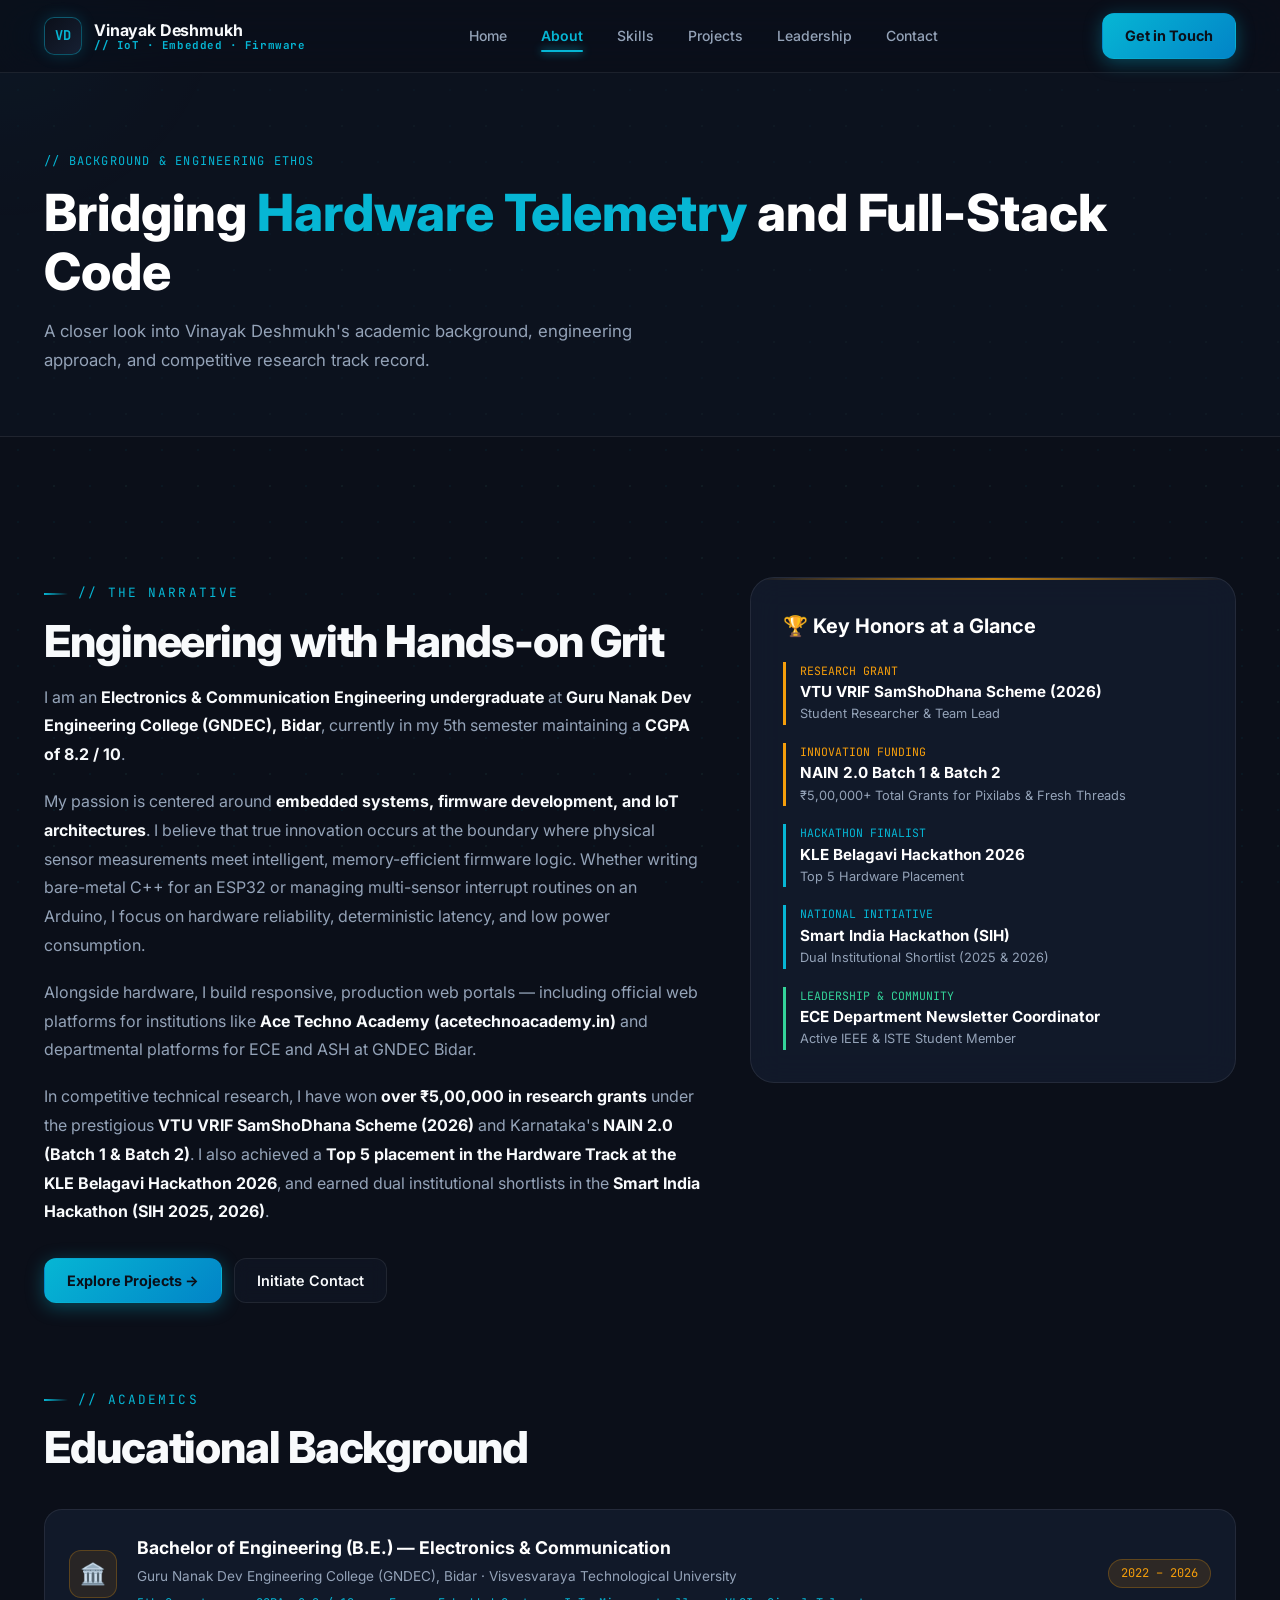
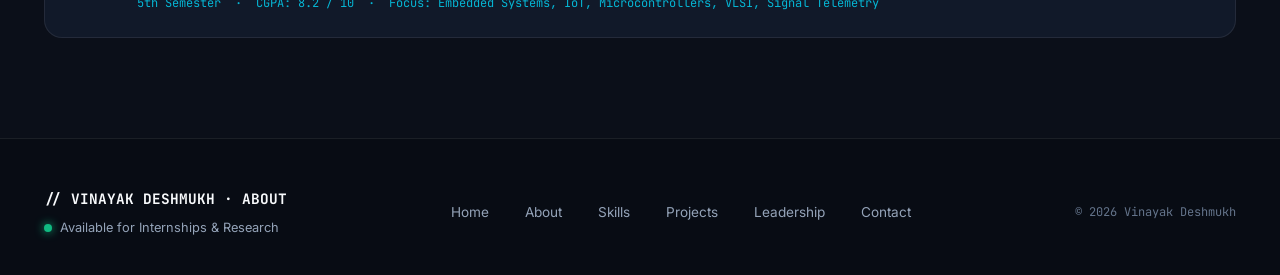
<file: about.html>
<!DOCTYPE html>
<html lang="en">

<head>
  <meta charset="UTF-8" />
  <meta name="viewport" content="width=device-width, initial-scale=1.0" />
  <meta name="description"
    content="About Vinayak Deshmukh — Electronics & Communication Engineering undergraduate specializing in IoT, Embedded Systems, Firmware, and Web Technologies. GNDEC Bidar, CGPA 8.2." />
  <title>About | Vinayak Deshmukh — Embedded Systems &amp; IoT Specialist</title>

  <link rel="preconnect" href="https://fonts.googleapis.com" />
  <link rel="preconnect" href="https://fonts.gstatic.com" crossorigin />
  <link
    href="https://fonts.googleapis.com/css2?family=Inter:wght@300;400;500;600;700;800&family=JetBrains+Mono:wght@400;500;600;700&display=swap"
    rel="stylesheet" />
  <link rel="stylesheet" href="shared.css" />

  <style>
    .about-layout {
      display: grid;
      grid-template-columns: 1.15fr 0.85fr;
      gap: 48px;
      align-items: flex-start;
      margin-top: 40px;
    }

    .about-bio-text {
      font-size: 1rem;
      color: var(--text-secondary);
      line-height: 1.8;
      display: flex;
      flex-direction: column;
      gap: 18px;
    }

    .about-bio-text strong {
      color: var(--text-primary);
    }

    .edu-timeline {
      display: flex;
      flex-direction: column;
      gap: 20px;
      margin-top: 36px;
    }

    .edu-card {
      background: rgba(22, 32, 51, 0.65);
      border: 1px solid var(--border);
      border-radius: var(--radius-lg);
      padding: 24px;
      display: grid;
      grid-template-columns: auto 1fr auto;
      gap: 20px;
      align-items: center;
      transition: var(--transition);
    }

    .edu-card:hover {
      border-color: var(--cyan);
      transform: translateX(4px);
    }

    .edu-icon {
      width: 48px;
      height: 48px;
      border-radius: 12px;
      background: rgba(6, 182, 212, 0.1);
      border: 1px solid rgba(6, 182, 212, 0.25);
      display: flex;
      align-items: center;
      justify-content: center;
      font-size: 1.3rem;
      color: var(--cyan);
    }

    .edu-icon.amber {
      background: rgba(245, 158, 11, 0.1);
      border-color: rgba(245, 158, 11, 0.25);
      color: var(--accent);
    }

    .edu-title {
      font-size: 1.1rem;
      font-weight: 700;
      color: #fff;
      margin-bottom: 4px;
    }

    .edu-sub {
      font-size: 0.85rem;
      color: var(--text-secondary);
      margin-bottom: 6px;
    }

    .edu-detail {
      font-family: var(--font-mono);
      font-size: 0.75rem;
      color: var(--cyan);
    }

    .edu-year {
      font-family: var(--font-mono);
      font-size: 0.75rem;
      color: var(--accent);
      background: var(--accent-dim);
      border: 1px solid rgba(245, 158, 11, 0.25);
      padding: 4px 12px;
      border-radius: var(--radius-full);
      white-space: nowrap;
    }

    @media (max-width: 1024px) {
      .about-layout {
        grid-template-columns: 1fr;
      }
    }

    @media (max-width: 768px) {
      .edu-card {
        grid-template-columns: auto 1fr;
      }
      .edu-year {
        grid-column: span 2;
        justify-self: flex-start;
      }
    }
  </style>
</head>

<body>
  <div class="cursor-glow" id="cursorGlow" aria-hidden="true"></div>

  <!-- ── NAV ──────────────────────────────────────── -->
  <nav id="navbar" aria-label="Main navigation">
    <div class="container">
      <div class="nav-inner">
        <a href="index.html" class="nav-logo">
          <div class="nav-logo-icon">VD</div>
          <div class="nav-logo-text">
            <span class="nav-logo-name">Vinayak Deshmukh</span>
            <span class="nav-logo-tag">// IoT · Embedded · Firmware</span>
          </div>
        </a>
        <ul class="nav-links" role="list">
          <li><a href="index.html">Home</a></li>
          <li><a href="about.html" class="active">About</a></li>
          <li><a href="skills.html">Skills</a></li>
          <li><a href="projects.html">Projects</a></li>
          <li><a href="leadership.html">Leadership</a></li>
          <li><a href="contact.html">Contact</a></li>
        </ul>
        <div class="nav-cta"><a href="contact.html" class="btn btn-primary">Get in Touch</a></div>
        <button class="hamburger" id="hamburgerBtn" aria-label="Toggle menu" aria-expanded="false">
          <span></span><span></span><span></span>
        </button>
      </div>
    </div>
  </nav>

  <div class="mobile-nav" id="mobileNav">
    <a href="index.html">Home</a>
    <a href="about.html" class="active">About</a>
    <a href="skills.html">Skills</a>
    <a href="projects.html">Projects</a>
    <a href="leadership.html">Leadership</a>
    <a href="contact.html">Contact</a>
  </div>

  <div class="page-wrapper">
    <!-- ── PAGE HERO ────────────────────────────── -->
    <div style="background: rgba(17, 24, 39, 0.4); border-bottom: 1px solid var(--border); padding: 80px 0 60px; position: relative;">
      <div class="container">
        <div style="font-family: var(--font-mono); font-size: 0.75rem; color: var(--cyan); margin-bottom: 12px; letter-spacing: 0.1em;">
          // BACKGROUND &amp; ENGINEERING ETHOS
        </div>
        <h1 style="font-size: clamp(2.2rem, 5vw, 3.2rem); font-weight: 800; color: #fff; line-height: 1.15; margin-bottom: 16px;">
          Bridging <span class="accent-cyan">Hardware Telemetry</span> and Full-Stack Code
        </h1>
        <p style="font-size: 1.05rem; color: var(--text-secondary); max-width: 650px; line-height: 1.75;">
          A closer look into Vinayak Deshmukh's academic background, engineering approach, and competitive research track record.
        </p>
      </div>
    </div>

    <!-- ── ABOUT & PHILOSOPHY SECTION ───────────── -->
    <section class="section" aria-labelledby="about-narrative">
      <div class="container">
        <div class="about-layout">
          <!-- Left: Narrative -->
          <div>
            <p class="section-label reveal">// THE NARRATIVE</p>
            <h2 class="section-title reveal reveal-delay-1" id="about-narrative">
              Engineering with Hands-on Grit
            </h2>

            <div class="about-bio-text reveal reveal-delay-2">
              <p>
                I am an <strong>Electronics &amp; Communication Engineering undergraduate</strong> at <strong>Guru Nanak Dev Engineering College (GNDEC), Bidar</strong>, currently in my 5th semester maintaining a <strong>CGPA of 8.2 / 10</strong>.
              </p>
              <p>
                My passion is centered around <strong>embedded systems, firmware development, and IoT architectures</strong>. I believe that true innovation occurs at the boundary where physical sensor measurements meet intelligent, memory-efficient firmware logic. Whether writing bare-metal C++ for an ESP32 or managing multi-sensor interrupt routines on an Arduino, I focus on hardware reliability, deterministic latency, and low power consumption.
              </p>
              <p>
                Alongside hardware, I build responsive, production web portals — including official web platforms for institutions like <strong>Ace Techno Academy (acetechnoacademy.in)</strong> and departmental platforms for ECE and ASH at GNDEC Bidar.
              </p>
              <p>
                In competitive technical research, I have won <strong>over ₹5,00,000 in research grants</strong> under the prestigious <strong>VTU VRIF SamShoDhana Scheme (2026)</strong> and Karnataka's <strong>NAIN 2.0 (Batch 1 &amp; Batch 2)</strong>. I also achieved a <strong>Top 5 placement in the Hardware Track at the KLE Belagavi Hackathon 2026</strong>, and earned dual institutional shortlists in the <strong>Smart India Hackathon (SIH 2025, 2026)</strong>.
              </p>
            </div>

            <div style="margin-top: 32px; display: flex; gap: 12px; flex-wrap: wrap;" class="reveal reveal-delay-3">
              <a href="projects.html" class="btn btn-primary">Explore Projects →</a>
              <a href="contact.html" class="btn btn-outline">Initiate Contact</a>
            </div>
          </div>

          <!-- Right: Key Pillars Card -->
          <div>
            <div class="card card-glow-amber reveal reveal-delay-2" style="padding: 32px;">
              <h3 style="font-size: 1.25rem; font-weight: 700; color: #fff; margin-bottom: 20px;">
                🏆 Key Honors at a Glance
              </h3>
              
              <div style="display: flex; flex-direction: column; gap: 18px;">
                <div style="border-left: 3px solid var(--accent); padding-left: 14px;">
                  <div style="font-family: var(--font-mono); font-size: 0.72rem; color: var(--accent);">RESEARCH GRANT</div>
                  <div style="font-size: 0.95rem; font-weight: 700; color: #fff;">VTU VRIF SamShoDhana Scheme (2026)</div>
                  <div style="font-size: 0.8rem; color: var(--text-secondary);">Student Researcher &amp; Team Lead</div>
                </div>

                <div style="border-left: 3px solid var(--accent); padding-left: 14px;">
                  <div style="font-family: var(--font-mono); font-size: 0.72rem; color: var(--accent);">INNOVATION FUNDING</div>
                  <div style="font-size: 0.95rem; font-weight: 700; color: #fff;">NAIN 2.0 Batch 1 &amp; Batch 2</div>
                  <div style="font-size: 0.8rem; color: var(--text-secondary);">₹5,00,000+ Total Grants for Pixilabs &amp; Fresh Threads</div>
                </div>

                <div style="border-left: 3px solid var(--cyan); padding-left: 14px;">
                  <div style="font-family: var(--font-mono); font-size: 0.72rem; color: var(--cyan);">HACKATHON FINALIST</div>
                  <div style="font-size: 0.95rem; font-weight: 700; color: #fff;">KLE Belagavi Hackathon 2026</div>
                  <div style="font-size: 0.8rem; color: var(--text-secondary);">Top 5 Hardware Placement</div>
                </div>

                <div style="border-left: 3px solid var(--cyan); padding-left: 14px;">
                  <div style="font-family: var(--font-mono); font-size: 0.72rem; color: var(--cyan);">NATIONAL INITIATIVE</div>
                  <div style="font-size: 0.95rem; font-weight: 700; color: #fff;">Smart India Hackathon (SIH)</div>
                  <div style="font-size: 0.8rem; color: var(--text-secondary);">Dual Institutional Shortlist (2025 &amp; 2026)</div>
                </div>

                <div style="border-left: 3px solid #34d399; padding-left: 14px;">
                  <div style="font-family: var(--font-mono); font-size: 0.72rem; color: #34d399;">LEADERSHIP &amp; COMMUNITY</div>
                  <div style="font-size: 0.95rem; font-weight: 700; color: #fff;">ECE Department Newsletter Coordinator</div>
                  <div style="font-size: 0.8rem; color: var(--text-secondary);">Active IEEE &amp; ISTE Student Member</div>
                </div>
              </div>
            </div>
          </div>
        </div>

        <!-- ── EDUCATION SECTION ──────────────────────── -->
        <div style="margin-top: 80px;">
          <p class="section-label reveal">// ACADEMICS</p>
          <h2 class="section-title reveal reveal-delay-1">Educational Background</h2>
          
          <div class="edu-timeline">
            <div class="edu-card reveal reveal-delay-1">
              <div class="edu-icon amber">🏛️</div>
              <div>
                <div class="edu-title">Bachelor of Engineering (B.E.) — Electronics &amp; Communication</div>
                <div class="edu-sub">Guru Nanak Dev Engineering College (GNDEC), Bidar · Visvesvaraya Technological University</div>
                <div class="edu-detail">5th Semester &nbsp;·&nbsp; CGPA: 8.2 / 10 &nbsp;·&nbsp; Focus: Embedded Systems, IoT, Microcontrollers, VLSI, Signal Telemetry</div>
              </div>
              <div class="edu-year">2022 – 2026</div>
            </div>
          </div>
        </div>
      </div>
    </section>
  </div>

  <!-- ── FOOTER ─────────────────────────────────── -->
  <footer id="footer">
    <div class="container">
      <div class="footer-inner">
        <div class="footer-left">
          <span class="footer-brand">// VINAYAK DESHMUKH · ABOUT</span>
          <span class="footer-status"><span class="status-dot"></span>Available for Internships &amp; Research</span>
        </div>
        <div class="footer-links">
          <a href="index.html" class="footer-link">Home</a>
          <a href="about.html" class="footer-link">About</a>
          <a href="skills.html" class="footer-link">Skills</a>
          <a href="projects.html" class="footer-link">Projects</a>
          <a href="leadership.html" class="footer-link">Leadership</a>
          <a href="contact.html" class="footer-link">Contact</a>
        </div>
        <div class="footer-copy">© 2026 Vinayak Deshmukh</div>
      </div>
    </div>
  </footer>

  <script>
    const navbar = document.getElementById('navbar');
    window.addEventListener('scroll', () => navbar.classList.toggle('scrolled', window.scrollY > 20));

    const hamburgerBtn = document.getElementById('hamburgerBtn');
    const mobileNav = document.getElementById('mobileNav');
    hamburgerBtn.addEventListener('click', () => {
      const open = hamburgerBtn.classList.toggle('open');
      mobileNav.classList.toggle('open', open);
      hamburgerBtn.setAttribute('aria-expanded', open);
      document.body.style.overflow = open ? 'hidden' : '';
    });
    mobileNav.querySelectorAll('a').forEach(a => a.addEventListener('click', () => {
      hamburgerBtn.classList.remove('open'); mobileNav.classList.remove('open');
      hamburgerBtn.setAttribute('aria-expanded','false'); document.body.style.overflow='';
    }));

    document.addEventListener('mousemove', e => {
      const g = document.getElementById('cursorGlow');
      g.style.left = e.clientX + 'px'; g.style.top = e.clientY + 'px';
    });

    const obs = new IntersectionObserver(entries => {
      entries.forEach(e => { if(e.isIntersecting){ e.target.classList.add('visible'); obs.unobserve(e.target); } });
    }, {threshold: 0.08});
    document.querySelectorAll('.reveal').forEach(el => obs.observe(el));
  </script>
</body>

</html>
</file>
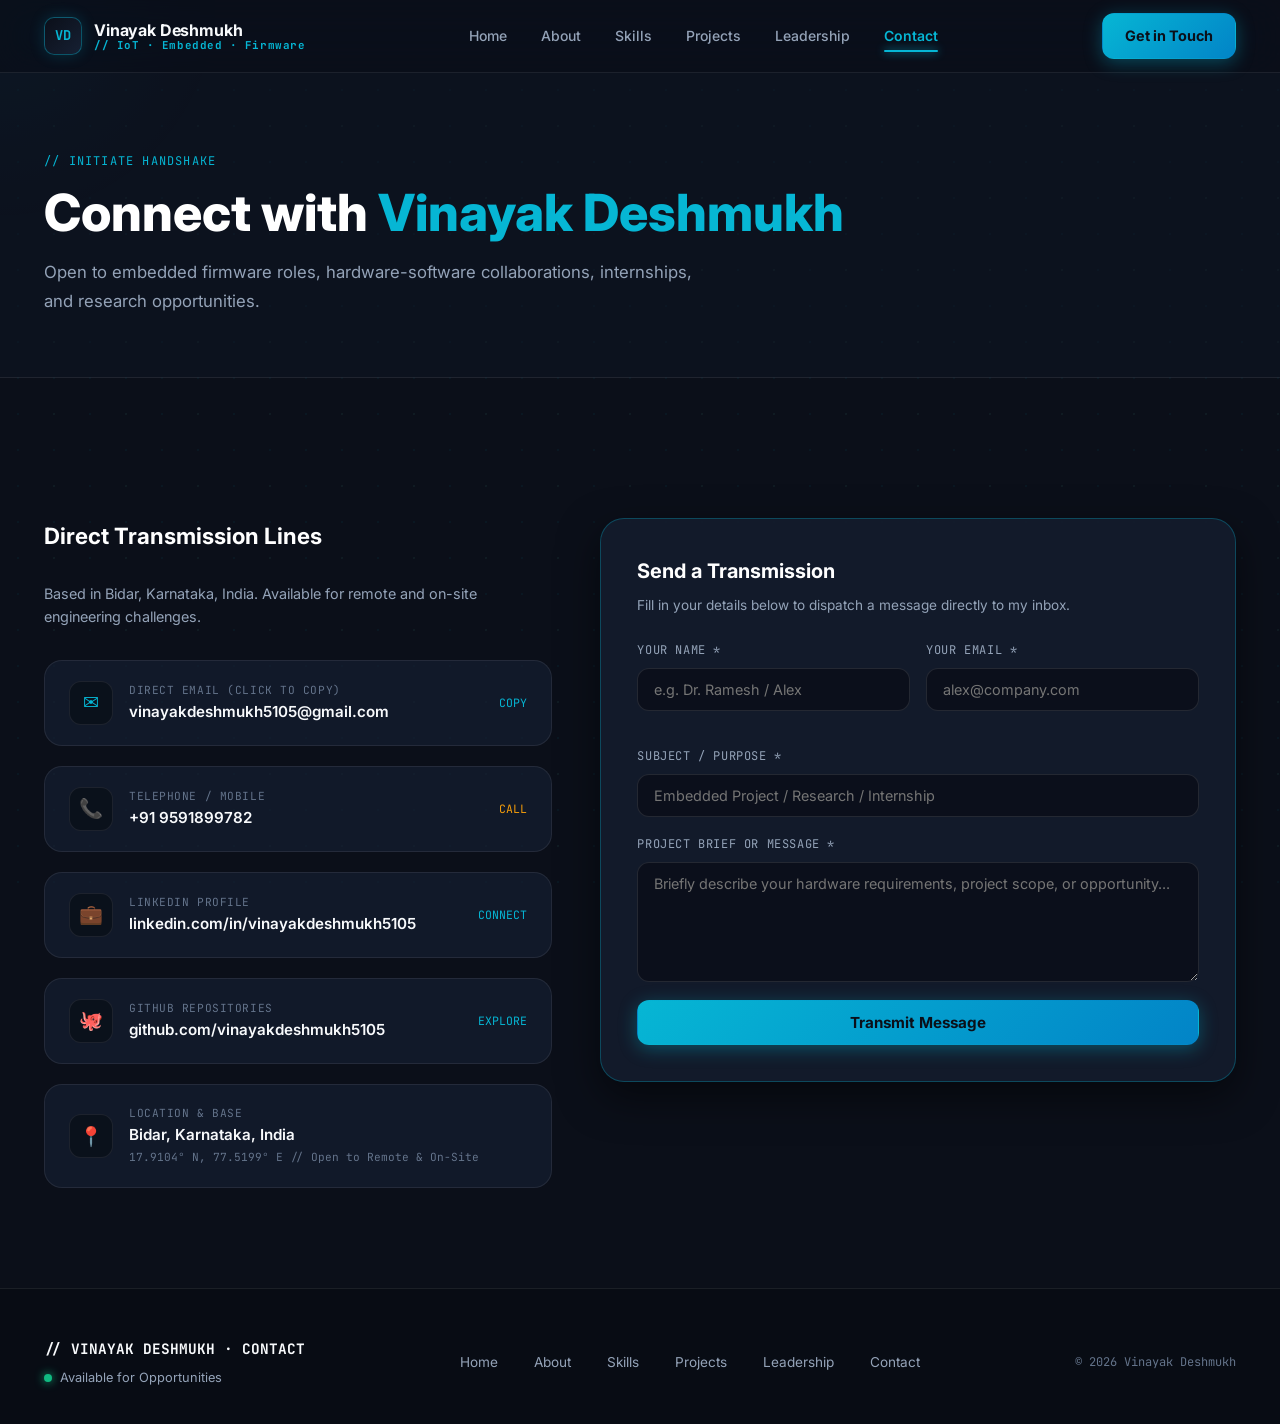
<file: contact.html>
<!DOCTYPE html>
<html lang="en">

<head>
  <meta charset="UTF-8" />
  <meta name="viewport" content="width=device-width, initial-scale=1.0" />
  <meta name="description"
    content="Contact Vinayak Deshmukh — Electronics & Communication Engineer specializing in IoT, Embedded Systems, Firmware, and Web Technologies. Location: Bidar, Karnataka, India." />
  <title>Contact | Vinayak Deshmukh — Embedded Systems &amp; IoT Specialist</title>

  <link rel="preconnect" href="https://fonts.googleapis.com" />
  <link rel="preconnect" href="https://fonts.gstatic.com" crossorigin />
  <link
    href="https://fonts.googleapis.com/css2?family=Inter:wght@300;400;500;600;700;800&family=JetBrains+Mono:wght@400;500;600;700&display=swap"
    rel="stylesheet" />
  <link rel="stylesheet" href="shared.css" />

  <style>
    .contact-grid {
      display: grid;
      grid-template-columns: 1fr 1.25fr;
      gap: 48px;
      align-items: flex-start;
      margin-top: 40px;
    }

    .contact-info-panel {
      display: flex;
      flex-direction: column;
      gap: 20px;
    }

    .contact-method-card {
      background: rgba(22, 32, 51, 0.65);
      border: 1px solid var(--border);
      border-radius: var(--radius-lg);
      padding: 20px 24px;
      display: flex;
      align-items: center;
      gap: 16px;
      transition: var(--transition);
      cursor: pointer;
    }

    .contact-method-card:hover {
      border-color: var(--cyan);
      background: rgba(6, 182, 212, 0.08);
      transform: translateX(4px);
    }

    .contact-icon-box {
      width: 44px;
      height: 44px;
      border-radius: 12px;
      background: rgba(11, 15, 25, 0.8);
      border: 1px solid rgba(255, 255, 255, 0.08);
      display: flex;
      align-items: center;
      justify-content: center;
      font-size: 1.2rem;
      color: var(--cyan);
      flex-shrink: 0;
    }

    .contact-method-label {
      font-family: var(--font-mono);
      font-size: 0.7rem;
      color: var(--text-muted);
      text-transform: uppercase;
      letter-spacing: 0.05em;
    }

    .contact-method-val {
      font-size: 0.95rem;
      font-weight: 600;
      color: var(--text-primary);
      word-break: break-all;
    }

    .contact-form-card {
      background: rgba(22, 32, 51, 0.7);
      backdrop-filter: blur(16px);
      border: 1px solid rgba(6, 182, 212, 0.3);
      border-radius: var(--radius-xl);
      padding: 36px;
      box-shadow: 0 15px 40px rgba(0, 0, 0, 0.5);
    }

    .form-group-row {
      display: grid;
      grid-template-columns: 1fr 1fr;
      gap: 16px;
      margin-bottom: 18px;
    }

    .form-group {
      display: flex;
      flex-direction: column;
      gap: 8px;
      margin-bottom: 18px;
    }

    .form-group label {
      font-family: var(--font-mono);
      font-size: 0.75rem;
      color: var(--text-secondary);
      letter-spacing: 0.05em;
    }

    .form-control {
      background: rgba(11, 15, 25, 0.85);
      border: 1px solid rgba(255, 255, 255, 0.1);
      border-radius: var(--radius-md);
      padding: 12px 16px;
      font-size: 0.9rem;
      color: var(--text-primary);
      font-family: inherit;
      transition: var(--transition-fast);
      outline: none;
    }

    .form-control:focus {
      border-color: var(--cyan);
      box-shadow: 0 0 15px rgba(6, 182, 212, 0.25);
      background: rgba(11, 15, 25, 0.95);
    }

    textarea.form-control {
      resize: vertical;
      min-height: 120px;
    }

    @media (max-width: 1024px) {
      .contact-grid {
        grid-template-columns: 1fr;
      }
    }

    @media (max-width: 768px) {
      .form-group-row {
        grid-template-columns: 1fr;
      }
    }
  </style>
</head>

<body>
  <div class="cursor-glow" id="cursorGlow" aria-hidden="true"></div>

  <div class="toast" id="toast" role="alert" aria-live="polite">
    <span class="toast-icon" id="toastIcon">⚡</span>
    <span id="toastMessage">Action completed!</span>
  </div>

  <!-- ── NAV ──────────────────────────────────────── -->
  <nav id="navbar" aria-label="Main navigation">
    <div class="container">
      <div class="nav-inner">
        <a href="index.html" class="nav-logo">
          <div class="nav-logo-icon">VD</div>
          <div class="nav-logo-text">
            <span class="nav-logo-name">Vinayak Deshmukh</span>
            <span class="nav-logo-tag">// IoT · Embedded · Firmware</span>
          </div>
        </a>
        <ul class="nav-links" role="list">
          <li><a href="index.html">Home</a></li>
          <li><a href="about.html">About</a></li>
          <li><a href="skills.html">Skills</a></li>
          <li><a href="projects.html">Projects</a></li>
          <li><a href="leadership.html">Leadership</a></li>
          <li><a href="contact.html" class="active">Contact</a></li>
        </ul>
        <div class="nav-cta"><a href="contact.html" class="btn btn-primary">Get in Touch</a></div>
        <button class="hamburger" id="hamburgerBtn" aria-label="Toggle menu" aria-expanded="false">
          <span></span><span></span><span></span>
        </button>
      </div>
    </div>
  </nav>

  <div class="mobile-nav" id="mobileNav">
    <a href="index.html">Home</a>
    <a href="about.html">About</a>
    <a href="skills.html">Skills</a>
    <a href="projects.html">Projects</a>
    <a href="leadership.html">Leadership</a>
    <a href="contact.html" class="active">Contact</a>
  </div>

  <div class="page-wrapper">
    <!-- ── PAGE HERO ────────────────────────────── -->
    <div style="background: rgba(17, 24, 39, 0.4); border-bottom: 1px solid var(--border); padding: 80px 0 60px; position: relative;">
      <div class="container">
        <div style="font-family: var(--font-mono); font-size: 0.75rem; color: var(--cyan); margin-bottom: 12px; letter-spacing: 0.1em;">
          // INITIATE HANDSHAKE
        </div>
        <h1 style="font-size: clamp(2.2rem, 5vw, 3.2rem); font-weight: 800; color: #fff; line-height: 1.15; margin-bottom: 16px;">
          Connect with <span class="accent-cyan">Vinayak Deshmukh</span>
        </h1>
        <p style="font-size: 1.05rem; color: var(--text-secondary); max-width: 650px; line-height: 1.75;">
          Open to embedded firmware roles, hardware-software collaborations, internships, and research opportunities.
        </p>
      </div>
    </div>

    <!-- ── CONTACT SECTION ──────────────────────── -->
    <section class="section" aria-labelledby="contact-title">
      <div class="container">
        <div class="contact-grid">
          <!-- Left Column: Direct Info Cards -->
          <div class="contact-info-panel">
            <h2 style="font-size: 1.4rem; font-weight: 700; color: #fff; margin-bottom: 8px;" id="contact-title">
              Direct Transmission Lines
            </h2>
            <p style="font-size: 0.9rem; color: var(--text-secondary); margin-bottom: 12px;">
              Based in Bidar, Karnataka, India. Available for remote and on-site engineering challenges.
            </p>

            <!-- Email Card with Copy Action -->
            <div class="contact-method-card" id="emailCopyCard" title="Click to copy email">
              <div class="contact-icon-box">✉️</div>
              <div style="flex: 1;">
                <div class="contact-method-label">DIRECT EMAIL (CLICK TO COPY)</div>
                <div class="contact-method-val">vinayakdeshmukh5105@gmail.com</div>
              </div>
              <span style="font-family: var(--font-mono); font-size: 0.72rem; color: var(--cyan);">COPY</span>
            </div>

            <!-- Phone Card -->
            <a href="tel:+919591899782" class="contact-method-card" title="Call Vinayak Deshmukh">
              <div class="contact-icon-box">📞</div>
              <div style="flex: 1;">
                <div class="contact-method-label">TELEPHONE / MOBILE</div>
                <div class="contact-method-val">+91 9591899782</div>
              </div>
              <span style="font-family: var(--font-mono); font-size: 0.72rem; color: var(--accent);">CALL</span>
            </a>

            <!-- LinkedIn Card -->
            <a href="https://linkedin.com/in/vinayakdeshmukh5105" target="_blank" rel="noopener noreferrer" class="contact-method-card" title="Open LinkedIn">
              <div class="contact-icon-box">💼</div>
              <div style="flex: 1;">
                <div class="contact-method-label">LINKEDIN PROFILE</div>
                <div class="contact-method-val">linkedin.com/in/vinayakdeshmukh5105</div>
              </div>
              <span style="font-family: var(--font-mono); font-size: 0.72rem; color: var(--cyan);">CONNECT</span>
            </a>

            <!-- GitHub Card -->
            <a href="https://github.com/vinayakdeshmukh5105" target="_blank" rel="noopener noreferrer" class="contact-method-card" title="Open GitHub">
              <div class="contact-icon-box">🐙</div>
              <div style="flex: 1;">
                <div class="contact-method-label">GITHUB REPOSITORIES</div>
                <div class="contact-method-val">github.com/vinayakdeshmukh5105</div>
              </div>
              <span style="font-family: var(--font-mono); font-size: 0.72rem; color: var(--cyan);">EXPLORE</span>
            </a>

            <!-- Location Card -->
            <div class="contact-method-card" style="cursor: default;">
              <div class="contact-icon-box">📍</div>
              <div style="flex: 1;">
                <div class="contact-method-label">LOCATION &amp; BASE</div>
                <div class="contact-method-val">Bidar, Karnataka, India</div>
                <div style="font-family: var(--font-mono); font-size: 0.7rem; color: var(--text-muted); margin-top: 2px;">
                  17.9104° N, 77.5199° E // Open to Remote &amp; On-Site
                </div>
              </div>
            </div>
          </div>

          <!-- Right Column: Interactive Form -->
          <div class="contact-form-card">
            <h3 style="font-size: 1.25rem; font-weight: 700; color: #fff; margin-bottom: 8px;">
              Send a Transmission
            </h3>
            <p style="font-size: 0.85rem; color: var(--text-secondary); margin-bottom: 24px;">
              Fill in your details below to dispatch a message directly to my inbox.
            </p>

            <form id="contactForm" novalidate>
              <div class="form-group-row">
                <div class="form-group">
                  <label for="senderName">YOUR NAME *</label>
                  <input type="text" id="senderName" name="name" class="form-control" placeholder="e.g. Dr. Ramesh / Alex" required />
                </div>
                <div class="form-group">
                  <label for="senderEmail">YOUR EMAIL *</label>
                  <input type="email" id="senderEmail" name="email" class="form-control" placeholder="alex@company.com" required />
                </div>
              </div>

              <div class="form-group">
                <label for="msgSubject">SUBJECT / PURPOSE *</label>
                <input type="text" id="msgSubject" name="subject" class="form-control" placeholder="Embedded Project / Research / Internship" required />
              </div>

              <div class="form-group">
                <label for="msgBody">PROJECT BRIEF OR MESSAGE *</label>
                <textarea id="msgBody" name="message" class="form-control" placeholder="Briefly describe your hardware requirements, project scope, or opportunity..." required></textarea>
              </div>

              <button type="submit" class="btn btn-primary" style="width: 100%; padding: 12px; font-size: 0.95rem;">
                Transmit Message
              </button>
            </form>
          </div>
        </div>
      </div>
    </section>
  </div>

  <!-- ── FOOTER ─────────────────────────────────── -->
  <footer id="footer">
    <div class="container">
      <div class="footer-inner">
        <div class="footer-left">
          <span class="footer-brand">// VINAYAK DESHMUKH · CONTACT</span>
          <span class="footer-status"><span class="status-dot"></span>Available for Opportunities</span>
        </div>
        <div class="footer-links">
          <a href="index.html" class="footer-link">Home</a>
          <a href="about.html" class="footer-link">About</a>
          <a href="skills.html" class="footer-link">Skills</a>
          <a href="projects.html" class="footer-link">Projects</a>
          <a href="leadership.html" class="footer-link">Leadership</a>
          <a href="contact.html" class="footer-link">Contact</a>
        </div>
        <div class="footer-copy">© 2026 Vinayak Deshmukh</div>
      </div>
    </div>
  </footer>

  <script>
    function showToast(message, icon = '⚡') {
      const toast = document.getElementById('toast');
      const toastMsg = document.getElementById('toastMessage');
      const toastIcon = document.getElementById('toastIcon');
      toastMsg.textContent = message;
      toastIcon.textContent = icon;
      toast.classList.add('show');
      clearTimeout(window.toastTimer);
      window.toastTimer = setTimeout(() => { toast.classList.remove('show'); }, 3500);
    }

    const navbar = document.getElementById('navbar');
    window.addEventListener('scroll', () => navbar.classList.toggle('scrolled', window.scrollY > 20));

    const hamburgerBtn = document.getElementById('hamburgerBtn');
    const mobileNav = document.getElementById('mobileNav');
    hamburgerBtn.addEventListener('click', () => {
      const open = hamburgerBtn.classList.toggle('open');
      mobileNav.classList.toggle('open', open);
      hamburgerBtn.setAttribute('aria-expanded', open);
      document.body.style.overflow = open ? 'hidden' : '';
    });
    mobileNav.querySelectorAll('a').forEach(a => a.addEventListener('click', () => {
      hamburgerBtn.classList.remove('open'); mobileNav.classList.remove('open');
      hamburgerBtn.setAttribute('aria-expanded','false'); document.body.style.overflow='';
    }));

    document.addEventListener('mousemove', e => {
      const g = document.getElementById('cursorGlow');
      g.style.left = e.clientX + 'px'; g.style.top = e.clientY + 'px';
    });

    const emailCopyCard = document.getElementById('emailCopyCard');
    if (emailCopyCard) {
      emailCopyCard.addEventListener('click', () => {
        const email = 'vinayakdeshmukh5105@gmail.com';
        navigator.clipboard.writeText(email).then(() => {
          showToast('Email address copied to clipboard!', '📋');
        }).catch(() => {
          window.location.href = `mailto:${email}`;
        });
      });
    }

    const contactForm = document.getElementById('contactForm');
    if (contactForm) {
      contactForm.addEventListener('submit', (e) => {
        e.preventDefault();
        const name = document.getElementById('senderName').value.trim();
        const email = document.getElementById('senderEmail').value.trim();
        const subject = document.getElementById('msgSubject').value.trim();
        const message = document.getElementById('msgBody').value.trim();

        if (!name || !email || !subject || !message) {
          showToast('Please fill out all required fields.', '⚠️');
          return;
        }

        const mailtoLink = `mailto:vinayakdeshmukh5105@gmail.com?subject=${encodeURIComponent('[Portfolio Transmission] ' + subject)}&body=${encodeURIComponent('From: ' + name + ' (' + email + ')\n\n' + message)}`;
        showToast('Opening your email client...', '🚀');
        setTimeout(() => {
          window.location.href = mailtoLink;
          contactForm.reset();
        }, 800);
      });
    }
  </script>
</body>

</html>
</file>
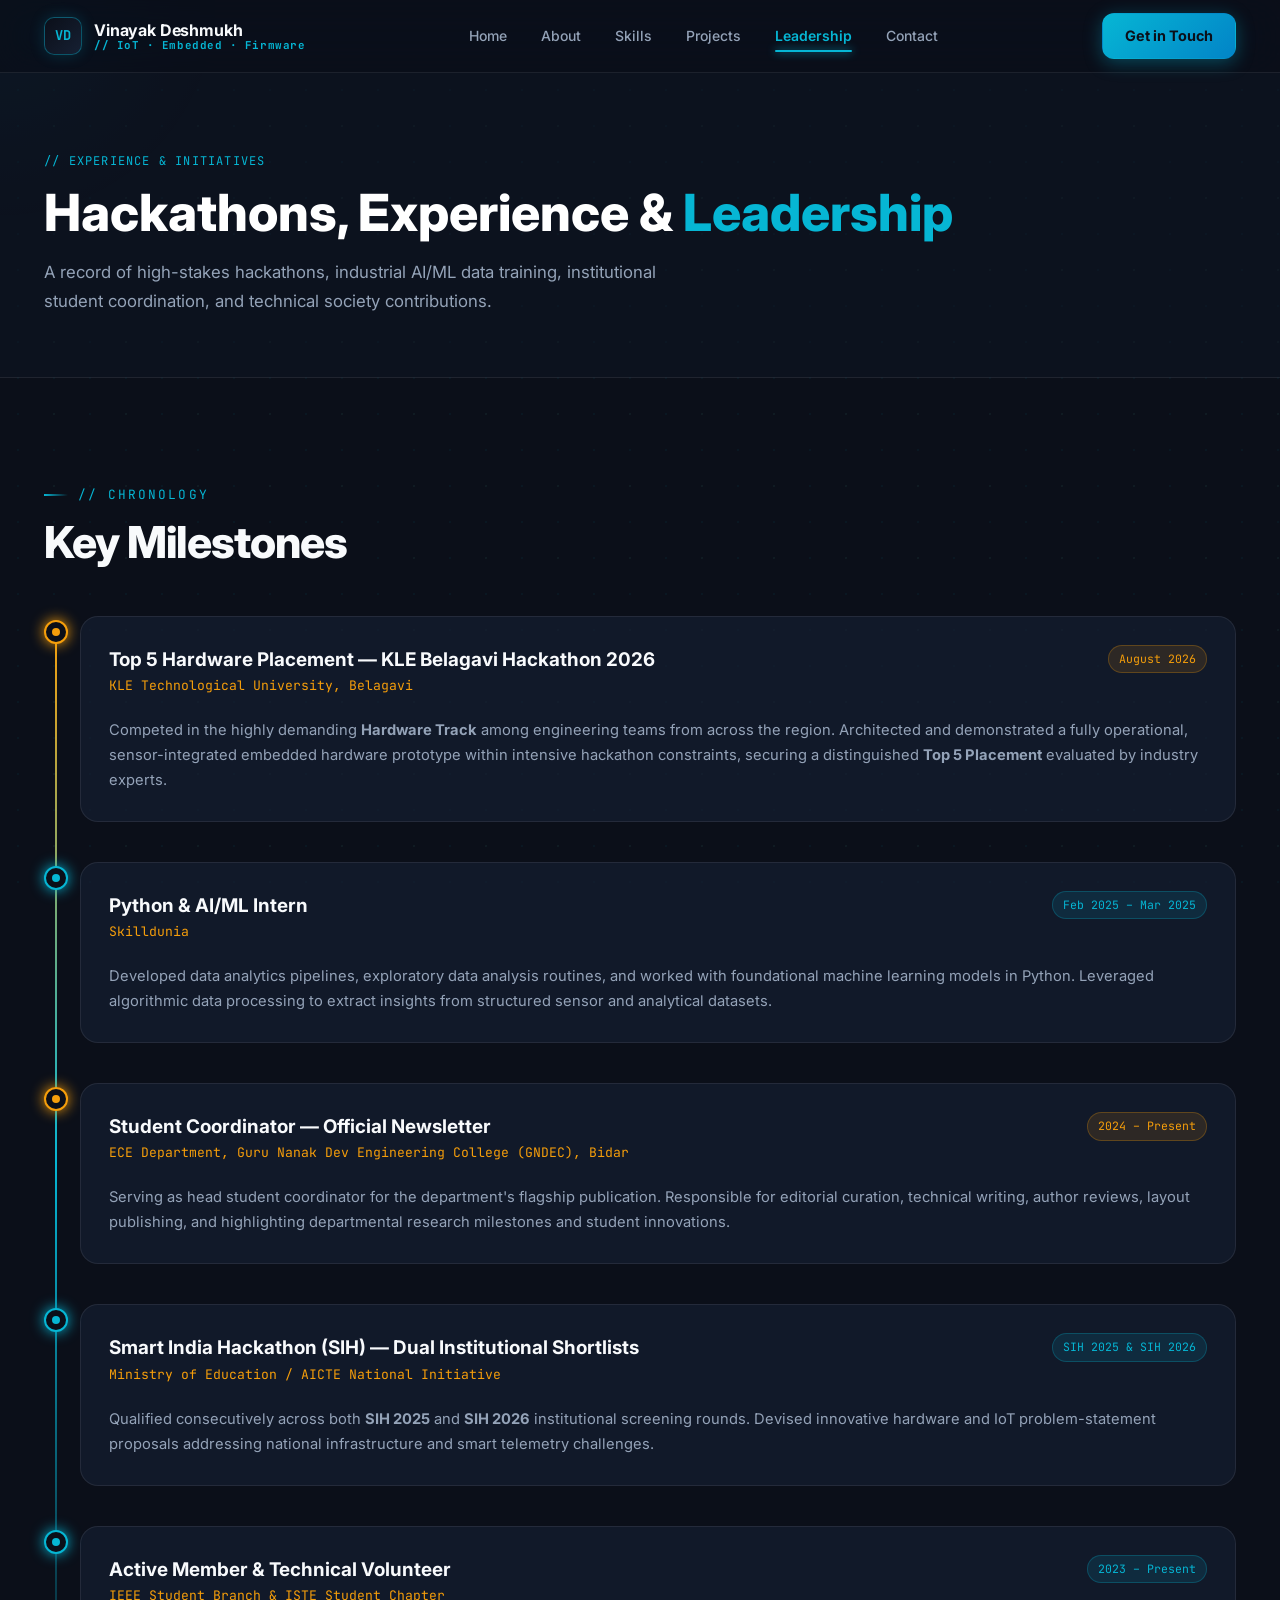
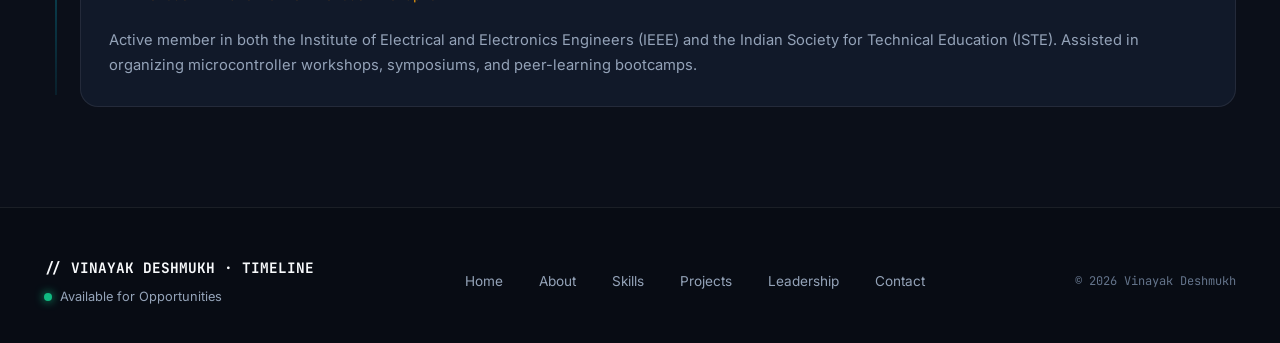
<file: leadership.html>
<!DOCTYPE html>
<html lang="en">

<head>
  <meta charset="UTF-8" />
  <meta name="viewport" content="width=device-width, initial-scale=1.0" />
  <meta name="description"
    content="Leadership, Hackathons &amp; Experience Timeline — Vinayak Deshmukh. Top 5 KLE Belagavi Hackathon 2026, Skilldunia Intern, GNDEC ECE Newsletter Coordinator, SIH Shortlists." />
  <title>Leadership &amp; Timeline | Vinayak Deshmukh — Embedded Systems &amp; IoT Specialist</title>

  <link rel="preconnect" href="https://fonts.googleapis.com" />
  <link rel="preconnect" href="https://fonts.gstatic.com" crossorigin />
  <link
    href="https://fonts.googleapis.com/css2?family=Inter:wght@300;400;500;600;700;800&family=JetBrains+Mono:wght@400;500;600;700&display=swap"
    rel="stylesheet" />
  <link rel="stylesheet" href="shared.css" />

  <style>
    .timeline-container {
      position: relative;
      margin-top: 48px;
      padding-left: 36px;
    }

    .timeline-container::before {
      content: '';
      position: absolute;
      top: 12px;
      bottom: 12px;
      left: 11px;
      width: 2px;
      background: linear-gradient(180deg, var(--accent) 0%, var(--cyan) 50%, rgba(6, 182, 212, 0.1) 100%);
    }

    .timeline-item {
      position: relative;
      margin-bottom: 40px;
    }

    .timeline-item:last-child {
      margin-bottom: 0;
    }

    .timeline-node {
      position: absolute;
      left: -36px;
      top: 4px;
      width: 24px;
      height: 24px;
      border-radius: 50%;
      background: #0b0f19;
      border: 2px solid var(--cyan);
      display: flex;
      align-items: center;
      justify-content: center;
      box-shadow: 0 0 14px var(--cyan);
      z-index: 2;
    }

    .timeline-node.amber {
      border-color: var(--accent);
      box-shadow: 0 0 14px var(--accent);
    }

    .timeline-node-inner {
      width: 8px;
      height: 8px;
      border-radius: 50%;
      background: var(--cyan);
    }

    .timeline-node.amber .timeline-node-inner {
      background: var(--accent);
    }

    .timeline-card {
      background: rgba(22, 32, 51, 0.65);
      border: 1px solid var(--border);
      border-radius: var(--radius-lg);
      padding: 28px;
      transition: var(--transition);
    }

    .timeline-card:hover {
      border-color: rgba(6, 182, 212, 0.4);
      transform: translateX(6px);
      box-shadow: 0 8px 30px rgba(0, 0, 0, 0.4);
    }

    .timeline-header {
      display: flex;
      justify-content: space-between;
      align-items: flex-start;
      margin-bottom: 8px;
      gap: 16px;
      flex-wrap: wrap;
    }

    .timeline-role-title {
      font-size: 1.18rem;
      font-weight: 700;
      color: var(--text-primary);
    }

    .timeline-date-badge {
      font-family: var(--font-mono);
      font-size: 0.72rem;
      color: var(--cyan);
      background: var(--cyan-dim);
      border: 1px solid rgba(6, 182, 212, 0.25);
      padding: 4px 10px;
      border-radius: var(--radius-full);
      white-space: nowrap;
    }

    .timeline-date-badge.amber {
      color: var(--accent);
      background: var(--accent-dim);
      border-color: rgba(245, 158, 11, 0.25);
    }

    .timeline-org {
      font-family: var(--font-mono);
      font-size: 0.82rem;
      color: var(--accent);
      margin-bottom: 14px;
    }

    .timeline-desc {
      font-size: 0.92rem;
      color: var(--text-secondary);
      line-height: 1.7;
    }
  </style>
</head>

<body>
  <div class="cursor-glow" id="cursorGlow" aria-hidden="true"></div>

  <!-- ── NAV ──────────────────────────────────────── -->
  <nav id="navbar" aria-label="Main navigation">
    <div class="container">
      <div class="nav-inner">
        <a href="index.html" class="nav-logo">
          <div class="nav-logo-icon">VD</div>
          <div class="nav-logo-text">
            <span class="nav-logo-name">Vinayak Deshmukh</span>
            <span class="nav-logo-tag">// IoT · Embedded · Firmware</span>
          </div>
        </a>
        <ul class="nav-links" role="list">
          <li><a href="index.html">Home</a></li>
          <li><a href="about.html">About</a></li>
          <li><a href="skills.html">Skills</a></li>
          <li><a href="projects.html">Projects</a></li>
          <li><a href="leadership.html" class="active">Leadership</a></li>
          <li><a href="contact.html">Contact</a></li>
        </ul>
        <div class="nav-cta"><a href="contact.html" class="btn btn-primary">Get in Touch</a></div>
        <button class="hamburger" id="hamburgerBtn" aria-label="Toggle menu" aria-expanded="false">
          <span></span><span></span><span></span>
        </button>
      </div>
    </div>
  </nav>

  <div class="mobile-nav" id="mobileNav">
    <a href="index.html">Home</a>
    <a href="about.html">About</a>
    <a href="skills.html">Skills</a>
    <a href="projects.html">Projects</a>
    <a href="leadership.html" class="active">Leadership</a>
    <a href="contact.html">Contact</a>
  </div>

  <div class="page-wrapper">
    <!-- ── PAGE HERO ────────────────────────────── -->
    <div style="background: rgba(17, 24, 39, 0.4); border-bottom: 1px solid var(--border); padding: 80px 0 60px; position: relative;">
      <div class="container">
        <div style="font-family: var(--font-mono); font-size: 0.75rem; color: var(--cyan); margin-bottom: 12px; letter-spacing: 0.1em;">
          // EXPERIENCE &amp; INITIATIVES
        </div>
        <h1 style="font-size: clamp(2.2rem, 5vw, 3.2rem); font-weight: 800; color: #fff; line-height: 1.15; margin-bottom: 16px;">
          Hackathons, Experience &amp; <span class="accent-cyan">Leadership</span>
        </h1>
        <p style="font-size: 1.05rem; color: var(--text-secondary); max-width: 650px; line-height: 1.75;">
          A record of high-stakes hackathons, industrial AI/ML data training, institutional student coordination, and technical society contributions.
        </p>
      </div>
    </div>

    <!-- ── TIMELINE SECTION ─────────────────────── -->
    <section class="section" aria-labelledby="timeline-title">
      <div class="container">
        <p class="section-label reveal">// CHRONOLOGY</p>
        <h2 class="section-title reveal reveal-delay-1" id="timeline-title">Key Milestones</h2>

        <div class="timeline-container">
          <!-- Item 1: KLE Belagavi Hackathon 2026 -->
          <div class="timeline-item reveal reveal-delay-1">
            <div class="timeline-node amber" aria-hidden="true">
              <div class="timeline-node-inner"></div>
            </div>
            <div class="timeline-card">
              <div class="timeline-header">
                <div>
                  <h3 class="timeline-role-title">Top 5 Hardware Placement — KLE Belagavi Hackathon 2026</h3>
                  <div class="timeline-org">KLE Technological University, Belagavi</div>
                </div>
                <span class="timeline-date-badge amber">August 2026</span>
              </div>
              <p class="timeline-desc">
                Competed in the highly demanding <strong>Hardware Track</strong> among engineering teams from across the region. Architected and demonstrated a fully operational, sensor-integrated embedded hardware prototype within intensive hackathon constraints, securing a distinguished <strong>Top 5 Placement</strong> evaluated by industry experts.
              </p>
            </div>
          </div>

          <!-- Item 2: Skilldunia Internship -->
          <div class="timeline-item reveal reveal-delay-2">
            <div class="timeline-node" aria-hidden="true">
              <div class="timeline-node-inner"></div>
            </div>
            <div class="timeline-card">
              <div class="timeline-header">
                <div>
                  <h3 class="timeline-role-title">Python &amp; AI/ML Intern</h3>
                  <div class="timeline-org">Skilldunia</div>
                </div>
                <span class="timeline-date-badge">Feb 2025 – Mar 2025</span>
              </div>
              <p class="timeline-desc">
                Developed data analytics pipelines, exploratory data analysis routines, and worked with foundational machine learning models in Python. Leveraged algorithmic data processing to extract insights from structured sensor and analytical datasets.
              </p>
            </div>
          </div>

          <!-- Item 3: ECE Department Newsletter Coordinator -->
          <div class="timeline-item reveal reveal-delay-3">
            <div class="timeline-node amber" aria-hidden="true">
              <div class="timeline-node-inner"></div>
            </div>
            <div class="timeline-card">
              <div class="timeline-header">
                <div>
                  <h3 class="timeline-role-title">Student Coordinator — Official Newsletter</h3>
                  <div class="timeline-org">ECE Department, Guru Nanak Dev Engineering College (GNDEC), Bidar</div>
                </div>
                <span class="timeline-date-badge amber">2024 – Present</span>
              </div>
              <p class="timeline-desc">
                Serving as head student coordinator for the department's flagship publication. Responsible for editorial curation, technical writing, author reviews, layout publishing, and highlighting departmental research milestones and student innovations.
              </p>
            </div>
          </div>

          <!-- Item 4: Smart India Hackathon Shortlists -->
          <div class="timeline-item reveal reveal-delay-4">
            <div class="timeline-node" aria-hidden="true">
              <div class="timeline-node-inner"></div>
            </div>
            <div class="timeline-card">
              <div class="timeline-header">
                <div>
                  <h3 class="timeline-role-title">Smart India Hackathon (SIH) — Dual Institutional Shortlists</h3>
                  <div class="timeline-org">Ministry of Education / AICTE National Initiative</div>
                </div>
                <span class="timeline-date-badge">SIH 2025 &amp; SIH 2026</span>
              </div>
              <p class="timeline-desc">
                Qualified consecutively across both <strong>SIH 2025</strong> and <strong>SIH 2026</strong> institutional screening rounds. Devised innovative hardware and IoT problem-statement proposals addressing national infrastructure and smart telemetry challenges.
              </p>
            </div>
          </div>

          <!-- Item 5: IEEE & ISTE Student Memberships -->
          <div class="timeline-item reveal reveal-delay-5">
            <div class="timeline-node" aria-hidden="true">
              <div class="timeline-node-inner"></div>
            </div>
            <div class="timeline-card">
              <div class="timeline-header">
                <div>
                  <h3 class="timeline-role-title">Active Member &amp; Technical Volunteer</h3>
                  <div class="timeline-org">IEEE Student Branch &amp; ISTE Student Chapter</div>
                </div>
                <span class="timeline-date-badge">2023 – Present</span>
              </div>
              <p class="timeline-desc">
                Active member in both the Institute of Electrical and Electronics Engineers (IEEE) and the Indian Society for Technical Education (ISTE). Assisted in organizing microcontroller workshops, symposiums, and peer-learning bootcamps.
              </p>
            </div>
          </div>
        </div>
      </div>
    </section>
  </div>

  <!-- ── FOOTER ─────────────────────────────────── -->
  <footer id="footer">
    <div class="container">
      <div class="footer-inner">
        <div class="footer-left">
          <span class="footer-brand">// VINAYAK DESHMUKH · TIMELINE</span>
          <span class="footer-status"><span class="status-dot"></span>Available for Opportunities</span>
        </div>
        <div class="footer-links">
          <a href="index.html" class="footer-link">Home</a>
          <a href="about.html" class="footer-link">About</a>
          <a href="skills.html" class="footer-link">Skills</a>
          <a href="projects.html" class="footer-link">Projects</a>
          <a href="leadership.html" class="footer-link">Leadership</a>
          <a href="contact.html" class="footer-link">Contact</a>
        </div>
        <div class="footer-copy">© 2026 Vinayak Deshmukh</div>
      </div>
    </div>
  </footer>

  <script>
    const navbar = document.getElementById('navbar');
    window.addEventListener('scroll', () => navbar.classList.toggle('scrolled', window.scrollY > 20));

    const hamburgerBtn = document.getElementById('hamburgerBtn');
    const mobileNav = document.getElementById('mobileNav');
    hamburgerBtn.addEventListener('click', () => {
      const open = hamburgerBtn.classList.toggle('open');
      mobileNav.classList.toggle('open', open);
      hamburgerBtn.setAttribute('aria-expanded', open);
      document.body.style.overflow = open ? 'hidden' : '';
    });
    mobileNav.querySelectorAll('a').forEach(a => a.addEventListener('click', () => {
      hamburgerBtn.classList.remove('open'); mobileNav.classList.remove('open');
      hamburgerBtn.setAttribute('aria-expanded','false'); document.body.style.overflow='';
    }));

    document.addEventListener('mousemove', e => {
      const g = document.getElementById('cursorGlow');
      g.style.left = e.clientX + 'px'; g.style.top = e.clientY + 'px';
    });

    const obs = new IntersectionObserver(entries => {
      entries.forEach(e => { if(e.isIntersecting){ e.target.classList.add('visible'); obs.unobserve(e.target); } });
    }, {threshold: 0.08});
    document.querySelectorAll('.reveal').forEach(el => obs.observe(el));
  </script>
</body>

</html>
</file>
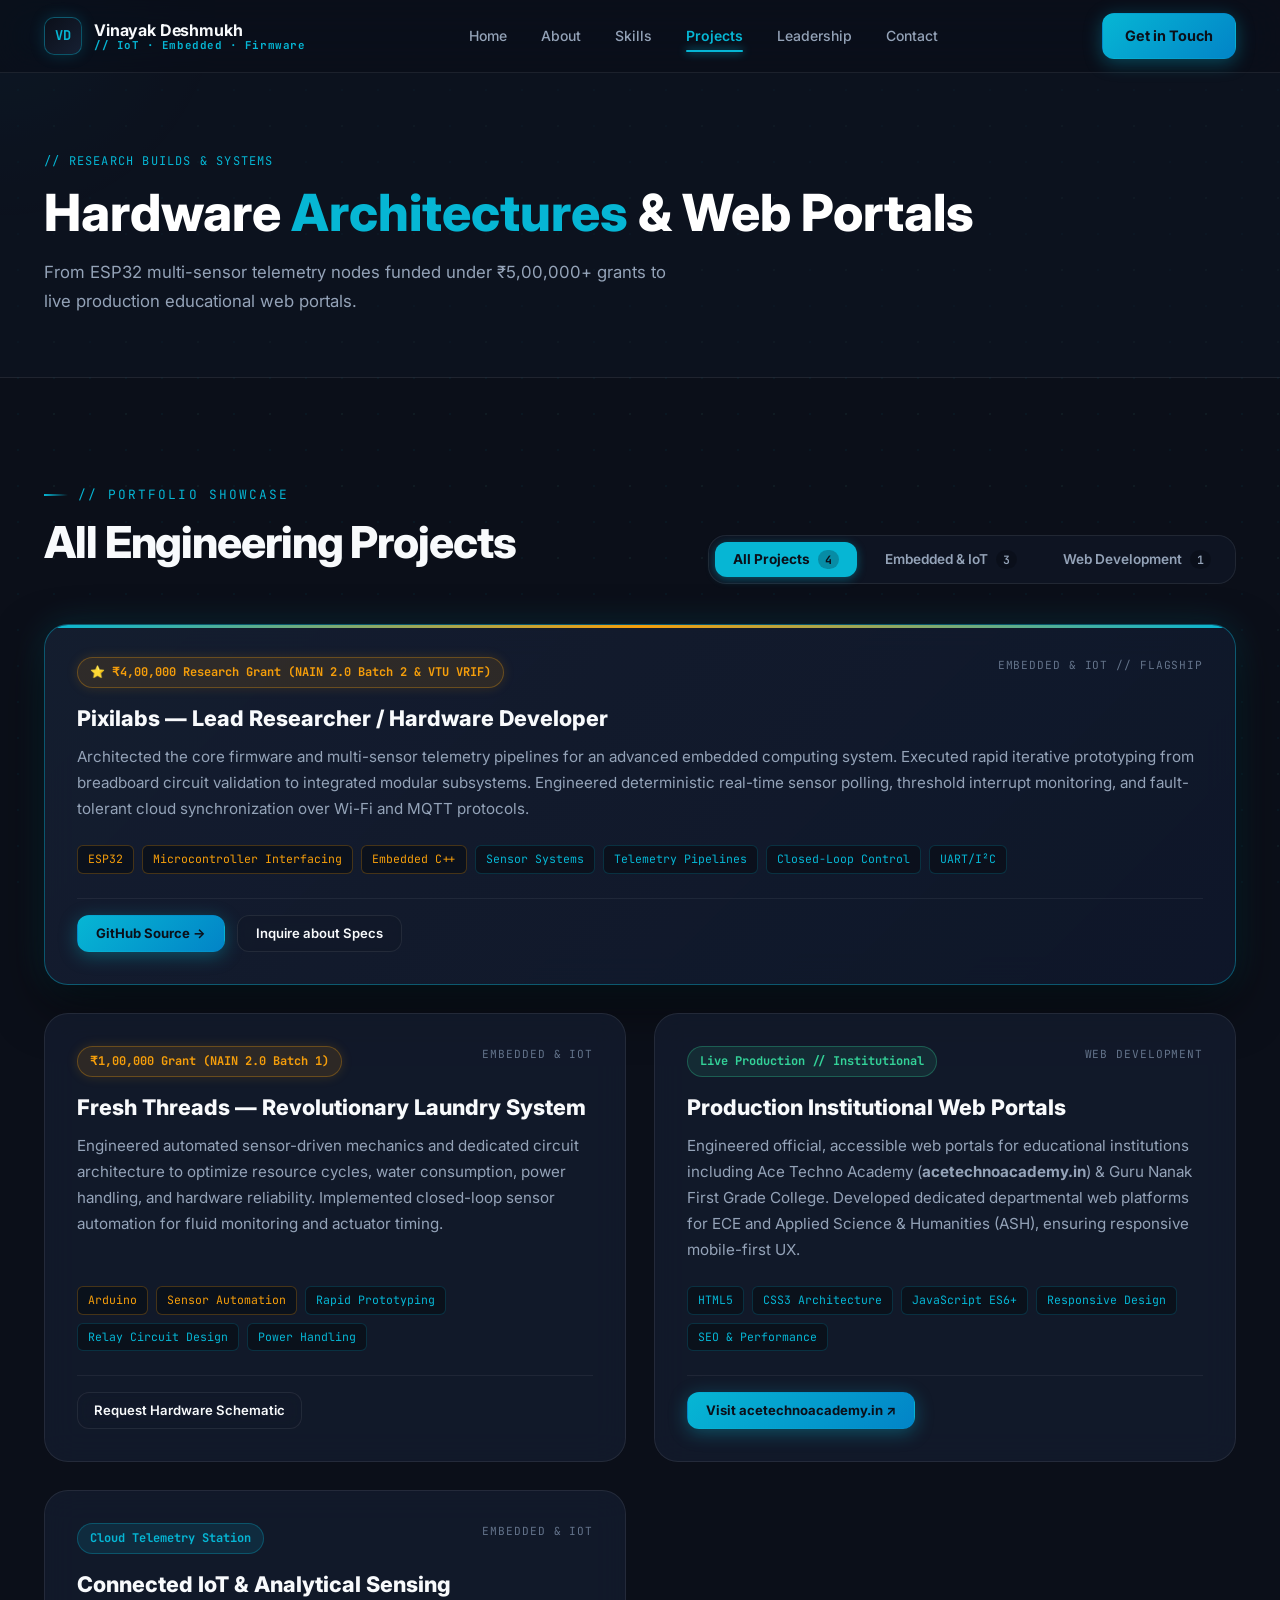
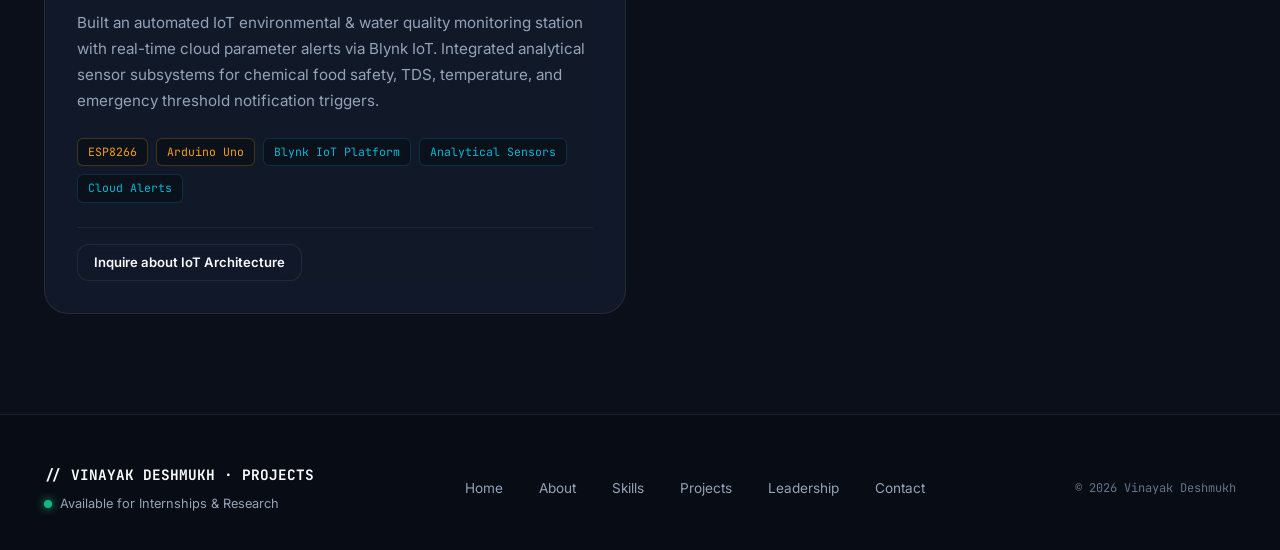
<file: projects.html>
<!DOCTYPE html>
<html lang="en">

<head>
  <meta charset="UTF-8" />
  <meta name="viewport" content="width=device-width, initial-scale=1.0" />
  <meta name="description"
    content="Projects &amp; Builds — Vinayak Deshmukh. ESP32 Telemetry, Pixilabs (₹4L Grant), Fresh Threads (₹1L Grant), Institutional Web Portals, and Connected IoT Sensing." />
  <title>Projects &amp; Builds | Vinayak Deshmukh — Embedded Systems &amp; IoT</title>

  <link rel="preconnect" href="https://fonts.googleapis.com" />
  <link rel="preconnect" href="https://fonts.gstatic.com" crossorigin />
  <link
    href="https://fonts.googleapis.com/css2?family=Inter:wght@300;400;500;600;700;800&family=JetBrains+Mono:wght@400;500;600;700&display=swap"
    rel="stylesheet" />
  <link rel="stylesheet" href="shared.css" />

  <style>
    .projects-grid {
      display: grid;
      grid-template-columns: repeat(2, 1fr);
      gap: 28px;
      margin-top: 24px;
    }

    .project-card {
      background: rgba(22, 32, 51, 0.65);
      backdrop-filter: blur(16px);
      border: 1px solid var(--border);
      border-radius: var(--radius-xl);
      padding: 32px;
      display: flex;
      flex-direction: column;
      position: relative;
      overflow: hidden;
      transition: var(--transition);
    }

    .project-card:hover {
      transform: translateY(-6px);
      box-shadow: 0 16px 40px rgba(0, 0, 0, 0.5), 0 0 30px rgba(6, 182, 212, 0.15);
      border-color: var(--border-cyan);
    }

    .project-card.featured-card {
      grid-column: span 2;
      border-color: rgba(6, 182, 212, 0.4);
      background: linear-gradient(135deg, rgba(22, 32, 51, 0.85), rgba(15, 23, 42, 0.95));
      box-shadow: 0 20px 50px rgba(0, 0, 0, 0.6), 0 0 35px rgba(6, 182, 212, 0.18);
    }

    .project-card.featured-card::before {
      content: '';
      position: absolute;
      top: 0;
      left: 0;
      right: 0;
      height: 3px;
      background: linear-gradient(90deg, var(--cyan), var(--accent), var(--cyan));
    }

    .project-card-top {
      display: flex;
      justify-content: space-between;
      align-items: flex-start;
      margin-bottom: 16px;
      gap: 16px;
    }

    .project-badge-grant {
      display: inline-flex;
      align-items: center;
      gap: 6px;
      font-family: var(--font-mono);
      font-size: 0.75rem;
      font-weight: 700;
      color: var(--accent);
      background: var(--accent-dim);
      border: 1px solid rgba(245, 158, 11, 0.3);
      padding: 5px 12px;
      border-radius: var(--radius-full);
      box-shadow: 0 0 12px rgba(245, 158, 11, 0.15);
    }

    .project-badge-prod {
      display: inline-flex;
      align-items: center;
      gap: 6px;
      font-family: var(--font-mono);
      font-size: 0.75rem;
      font-weight: 700;
      color: #34d399;
      background: rgba(52, 211, 153, 0.1);
      border: 1px solid rgba(52, 211, 153, 0.3);
      padding: 5px 12px;
      border-radius: var(--radius-full);
    }

    .project-badge-iot {
      display: inline-flex;
      align-items: center;
      gap: 6px;
      font-family: var(--font-mono);
      font-size: 0.75rem;
      font-weight: 700;
      color: var(--cyan);
      background: var(--cyan-dim);
      border: 1px solid rgba(6, 182, 212, 0.3);
      padding: 5px 12px;
      border-radius: var(--radius-full);
    }

    .project-category-tag {
      font-family: var(--font-mono);
      font-size: 0.7rem;
      color: var(--text-muted);
      text-transform: uppercase;
      letter-spacing: 0.08em;
    }

    .project-title {
      font-size: 1.35rem;
      font-weight: 800;
      color: var(--text-primary);
      margin-bottom: 12px;
      line-height: 1.3;
    }

    .project-desc {
      font-size: 0.95rem;
      color: var(--text-secondary);
      line-height: 1.7;
      margin-bottom: 24px;
      flex: 1;
    }

    .project-tech-stack {
      display: flex;
      flex-wrap: wrap;
      gap: 8px;
      margin-bottom: 24px;
    }

    .tech-pill {
      font-family: var(--font-mono);
      font-size: 0.72rem;
      padding: 4px 10px;
      border-radius: 6px;
      background: rgba(11, 15, 25, 0.8);
      color: var(--cyan);
      border: 1px solid rgba(6, 182, 212, 0.2);
    }

    .tech-pill.amber {
      color: var(--accent);
      border-color: rgba(245, 158, 11, 0.25);
    }

    .project-links-row {
      display: flex;
      align-items: center;
      gap: 12px;
      padding-top: 16px;
      border-top: 1px solid rgba(255, 255, 255, 0.06);
    }

    @media (max-width: 1024px) {
      .projects-grid {
        grid-template-columns: 1fr;
      }

      .project-card.featured-card {
        grid-column: span 1;
      }
    }
  </style>
</head>

<body>
  <div class="cursor-glow" id="cursorGlow" aria-hidden="true"></div>

  <!-- ── NAV ──────────────────────────────────────── -->
  <nav id="navbar" aria-label="Main navigation">
    <div class="container">
      <div class="nav-inner">
        <a href="index.html" class="nav-logo">
          <div class="nav-logo-icon">VD</div>
          <div class="nav-logo-text">
            <span class="nav-logo-name">Vinayak Deshmukh</span>
            <span class="nav-logo-tag">// IoT · Embedded · Firmware</span>
          </div>
        </a>
        <ul class="nav-links" role="list">
          <li><a href="index.html">Home</a></li>
          <li><a href="about.html">About</a></li>
          <li><a href="skills.html">Skills</a></li>
          <li><a href="projects.html" class="active">Projects</a></li>
          <li><a href="leadership.html">Leadership</a></li>
          <li><a href="contact.html">Contact</a></li>
        </ul>
        <div class="nav-cta"><a href="contact.html" class="btn btn-primary">Get in Touch</a></div>
        <button class="hamburger" id="hamburgerBtn" aria-label="Toggle menu" aria-expanded="false">
          <span></span><span></span><span></span>
        </button>
      </div>
    </div>
  </nav>

  <div class="mobile-nav" id="mobileNav">
    <a href="index.html">Home</a>
    <a href="about.html">About</a>
    <a href="skills.html">Skills</a>
    <a href="projects.html" class="active">Projects</a>
    <a href="leadership.html">Leadership</a>
    <a href="contact.html">Contact</a>
  </div>

  <div class="page-wrapper">
    <!-- ── PAGE HERO ────────────────────────────── -->
    <div style="background: rgba(17, 24, 39, 0.4); border-bottom: 1px solid var(--border); padding: 80px 0 60px; position: relative;">
      <div class="container">
        <div style="font-family: var(--font-mono); font-size: 0.75rem; color: var(--cyan); margin-bottom: 12px; letter-spacing: 0.1em;">
          // RESEARCH BUILDS &amp; SYSTEMS
        </div>
        <h1 style="font-size: clamp(2.2rem, 5vw, 3.2rem); font-weight: 800; color: #fff; line-height: 1.15; margin-bottom: 16px;">
          Hardware <span class="accent-cyan">Architectures</span> &amp; Web Portals
        </h1>
        <p style="font-size: 1.05rem; color: var(--text-secondary); max-width: 650px; line-height: 1.75;">
          From ESP32 multi-sensor telemetry nodes funded under ₹5,00,000+ grants to live production educational web portals.
        </p>
      </div>
    </div>

    <!-- ── PROJECTS SECTION ─────────────────────── -->
    <section class="section" aria-labelledby="projects-title">
      <div class="container">
        <div style="display:flex; align-items:flex-end; justify-content:space-between; margin-bottom:40px; gap:24px; flex-wrap:wrap;">
          <div>
            <p class="section-label reveal">// PORTFOLIO SHOWCASE</p>
            <h2 class="section-title reveal reveal-delay-1" id="projects-title">All Engineering Projects</h2>
          </div>

          <!-- Interactive Tab Buttons -->
          <div class="filter-tabs reveal reveal-delay-1" role="tablist" aria-label="Filter Projects">
            <button class="filter-tab active" data-filter="all" role="tab" aria-selected="true">
              All Projects <span class="tab-count">4</span>
            </button>
            <button class="filter-tab" data-filter="embedded" role="tab" aria-selected="false">
              Embedded &amp; IoT <span class="tab-count">3</span>
            </button>
            <button class="filter-tab" data-filter="web" role="tab" aria-selected="false">
              Web Development <span class="tab-count">1</span>
            </button>
          </div>
        </div>

        <div class="projects-grid" id="projectsGrid">
          <!-- Project 1 (Flagship): Pixilabs -->
          <article class="project-card featured-card reveal reveal-delay-1" data-category="embedded" aria-label="Pixilabs Lead Researcher">
            <div class="project-card-top">
              <span class="project-badge-grant">⭐ ₹4,00,000 Research Grant (NAIN 2.0 Batch 2 &amp; VTU VRIF)</span>
              <span class="project-category-tag">Embedded &amp; IoT // Flagship</span>
            </div>

            <h3 class="project-title">Pixilabs — Lead Researcher / Hardware Developer</h3>

            <p class="project-desc">
              Architected the core firmware and multi-sensor telemetry pipelines for an advanced embedded computing system. Executed rapid iterative prototyping from breadboard circuit validation to integrated modular subsystems. Engineered deterministic real-time sensor polling, threshold interrupt monitoring, and fault-tolerant cloud synchronization over Wi-Fi and MQTT protocols.
            </p>

            <div class="project-tech-stack">
              <span class="tech-pill amber">ESP32</span>
              <span class="tech-pill amber">Microcontroller Interfacing</span>
              <span class="tech-pill amber">Embedded C++</span>
              <span class="tech-pill">Sensor Systems</span>
              <span class="tech-pill">Telemetry Pipelines</span>
              <span class="tech-pill">Closed-Loop Control</span>
              <span class="tech-pill">UART/I²C</span>
            </div>

            <div class="project-links-row">
              <a href="https://github.com/vinayakdeshmukh5105" target="_blank" rel="noopener noreferrer" class="btn btn-primary" style="padding: 7px 18px; font-size: 0.82rem;">
                GitHub Source →
              </a>
              <a href="contact.html" class="btn btn-outline" style="padding: 7px 18px; font-size: 0.82rem;">
                Inquire about Specs
              </a>
            </div>
          </article>

          <!-- Project 2: Fresh Threads -->
          <article class="project-card reveal reveal-delay-2" data-category="embedded" aria-label="Fresh Threads Revolutionary Laundry System">
            <div class="project-card-top">
              <span class="project-badge-grant">₹1,00,000 Grant (NAIN 2.0 Batch 1)</span>
              <span class="project-category-tag">Embedded &amp; IoT</span>
            </div>

            <h3 class="project-title">Fresh Threads — Revolutionary Laundry System</h3>

            <p class="project-desc">
              Engineered automated sensor-driven mechanics and dedicated circuit architecture to optimize resource cycles, water consumption, power handling, and hardware reliability. Implemented closed-loop sensor automation for fluid monitoring and actuator timing.
            </p>

            <div class="project-tech-stack">
              <span class="tech-pill amber">Arduino</span>
              <span class="tech-pill amber">Sensor Automation</span>
              <span class="tech-pill">Rapid Prototyping</span>
              <span class="tech-pill">Relay Circuit Design</span>
              <span class="tech-pill">Power Handling</span>
            </div>

            <div class="project-links-row">
              <a href="contact.html" class="btn btn-outline" style="padding: 7px 16px; font-size: 0.82rem;">
                Request Hardware Schematic
              </a>
            </div>
          </article>

          <!-- Project 3: Production Institutional Web Portals -->
          <article class="project-card reveal reveal-delay-3" data-category="web" aria-label="Production Institutional Web Portals">
            <div class="project-card-top">
              <span class="project-badge-prod">Live Production // Institutional</span>
              <span class="project-category-tag">Web Development</span>
            </div>

            <h3 class="project-title">Production Institutional Web Portals</h3>

            <p class="project-desc">
              Engineered official, accessible web portals for educational institutions including Ace Techno Academy (<strong>acetechnoacademy.in</strong>) &amp; Guru Nanak First Grade College. Developed dedicated departmental web platforms for ECE and Applied Science &amp; Humanities (ASH), ensuring responsive mobile-first UX.
            </p>

            <div class="project-tech-stack">
              <span class="tech-pill">HTML5</span>
              <span class="tech-pill">CSS3 Architecture</span>
              <span class="tech-pill">JavaScript ES6+</span>
              <span class="tech-pill">Responsive Design</span>
              <span class="tech-pill">SEO &amp; Performance</span>
            </div>

            <div class="project-links-row">
              <a href="https://acetechnoacademy.in" target="_blank" rel="noopener noreferrer" class="btn btn-primary" style="padding: 7px 18px; font-size: 0.82rem;">
                Visit acetechnoacademy.in ↗
              </a>
            </div>
          </article>

          <!-- Project 4: Connected IoT & Analytical Sensing -->
          <article class="project-card reveal reveal-delay-4" data-category="embedded" aria-label="Connected IoT and Analytical Sensing">
            <div class="project-card-top">
              <span class="project-badge-iot">Cloud Telemetry Station</span>
              <span class="project-category-tag">Embedded &amp; IoT</span>
            </div>

            <h3 class="project-title">Connected IoT &amp; Analytical Sensing</h3>

            <p class="project-desc">
              Built an automated IoT environmental &amp; water quality monitoring station with real-time cloud parameter alerts via Blynk IoT. Integrated analytical sensor subsystems for chemical food safety, TDS, temperature, and emergency threshold notification triggers.
            </p>

            <div class="project-tech-stack">
              <span class="tech-pill amber">ESP8266</span>
              <span class="tech-pill amber">Arduino Uno</span>
              <span class="tech-pill">Blynk IoT Platform</span>
              <span class="tech-pill">Analytical Sensors</span>
              <span class="tech-pill">Cloud Alerts</span>
            </div>

            <div class="project-links-row">
              <a href="contact.html" class="btn btn-outline" style="padding: 7px 16px; font-size: 0.82rem;">
                Inquire about IoT Architecture
              </a>
            </div>
          </article>
        </div>
      </div>
    </section>
  </div>

  <!-- ── FOOTER ─────────────────────────────────── -->
  <footer id="footer">
    <div class="container">
      <div class="footer-inner">
        <div class="footer-left">
          <span class="footer-brand">// VINAYAK DESHMUKH · PROJECTS</span>
          <span class="footer-status"><span class="status-dot"></span>Available for Internships &amp; Research</span>
        </div>
        <div class="footer-links">
          <a href="index.html" class="footer-link">Home</a>
          <a href="about.html" class="footer-link">About</a>
          <a href="skills.html" class="footer-link">Skills</a>
          <a href="projects.html" class="footer-link">Projects</a>
          <a href="leadership.html" class="footer-link">Leadership</a>
          <a href="contact.html" class="footer-link">Contact</a>
        </div>
        <div class="footer-copy">© 2026 Vinayak Deshmukh</div>
      </div>
    </div>
  </footer>

  <script>
    const navbar = document.getElementById('navbar');
    window.addEventListener('scroll', () => navbar.classList.toggle('scrolled', window.scrollY > 20));
    
    const hamburgerBtn = document.getElementById('hamburgerBtn');
    const mobileNav = document.getElementById('mobileNav');
    hamburgerBtn.addEventListener('click', () => {
      const open = hamburgerBtn.classList.toggle('open');
      mobileNav.classList.toggle('open', open);
      hamburgerBtn.setAttribute('aria-expanded', open);
      document.body.style.overflow = open ? 'hidden' : '';
    });
    mobileNav.querySelectorAll('a').forEach(a => a.addEventListener('click', () => {
      hamburgerBtn.classList.remove('open'); mobileNav.classList.remove('open');
      hamburgerBtn.setAttribute('aria-expanded','false'); document.body.style.overflow='';
    }));

    document.addEventListener('mousemove', e => {
      const g = document.getElementById('cursorGlow');
      g.style.left = e.clientX + 'px'; g.style.top = e.clientY + 'px';
    });

    const obs = new IntersectionObserver(entries => {
      entries.forEach(e => { if(e.isIntersecting){ e.target.classList.add('visible'); obs.unobserve(e.target); } });
    }, {threshold: 0.08});
    document.querySelectorAll('.reveal').forEach(el => obs.observe(el));

    // Interactive Filter Tabs
    const filterTabs = document.querySelectorAll('.filter-tab');
    const projectCards = document.querySelectorAll('#projectsGrid .project-card');

    filterTabs.forEach(tab => {
      tab.addEventListener('click', () => {
        filterTabs.forEach(t => {
          t.classList.remove('active');
          t.setAttribute('aria-selected', 'false');
        });
        tab.classList.add('active');
        tab.setAttribute('aria-selected', 'true');

        const filter = tab.getAttribute('data-filter');

        projectCards.forEach(card => {
          const category = card.getAttribute('data-category');
          if (filter === 'all' || category === filter) {
            card.style.display = 'flex';
            setTimeout(() => {
              card.style.opacity = '1';
              card.style.transform = 'translateY(0)';
            }, 50);
          } else {
            card.style.opacity = '0';
            card.style.transform = 'translateY(16px)';
            setTimeout(() => {
              card.style.display = 'none';
            }, 250);
          }
        });
      });
    });
  </script>
</body>

</html>
</file>
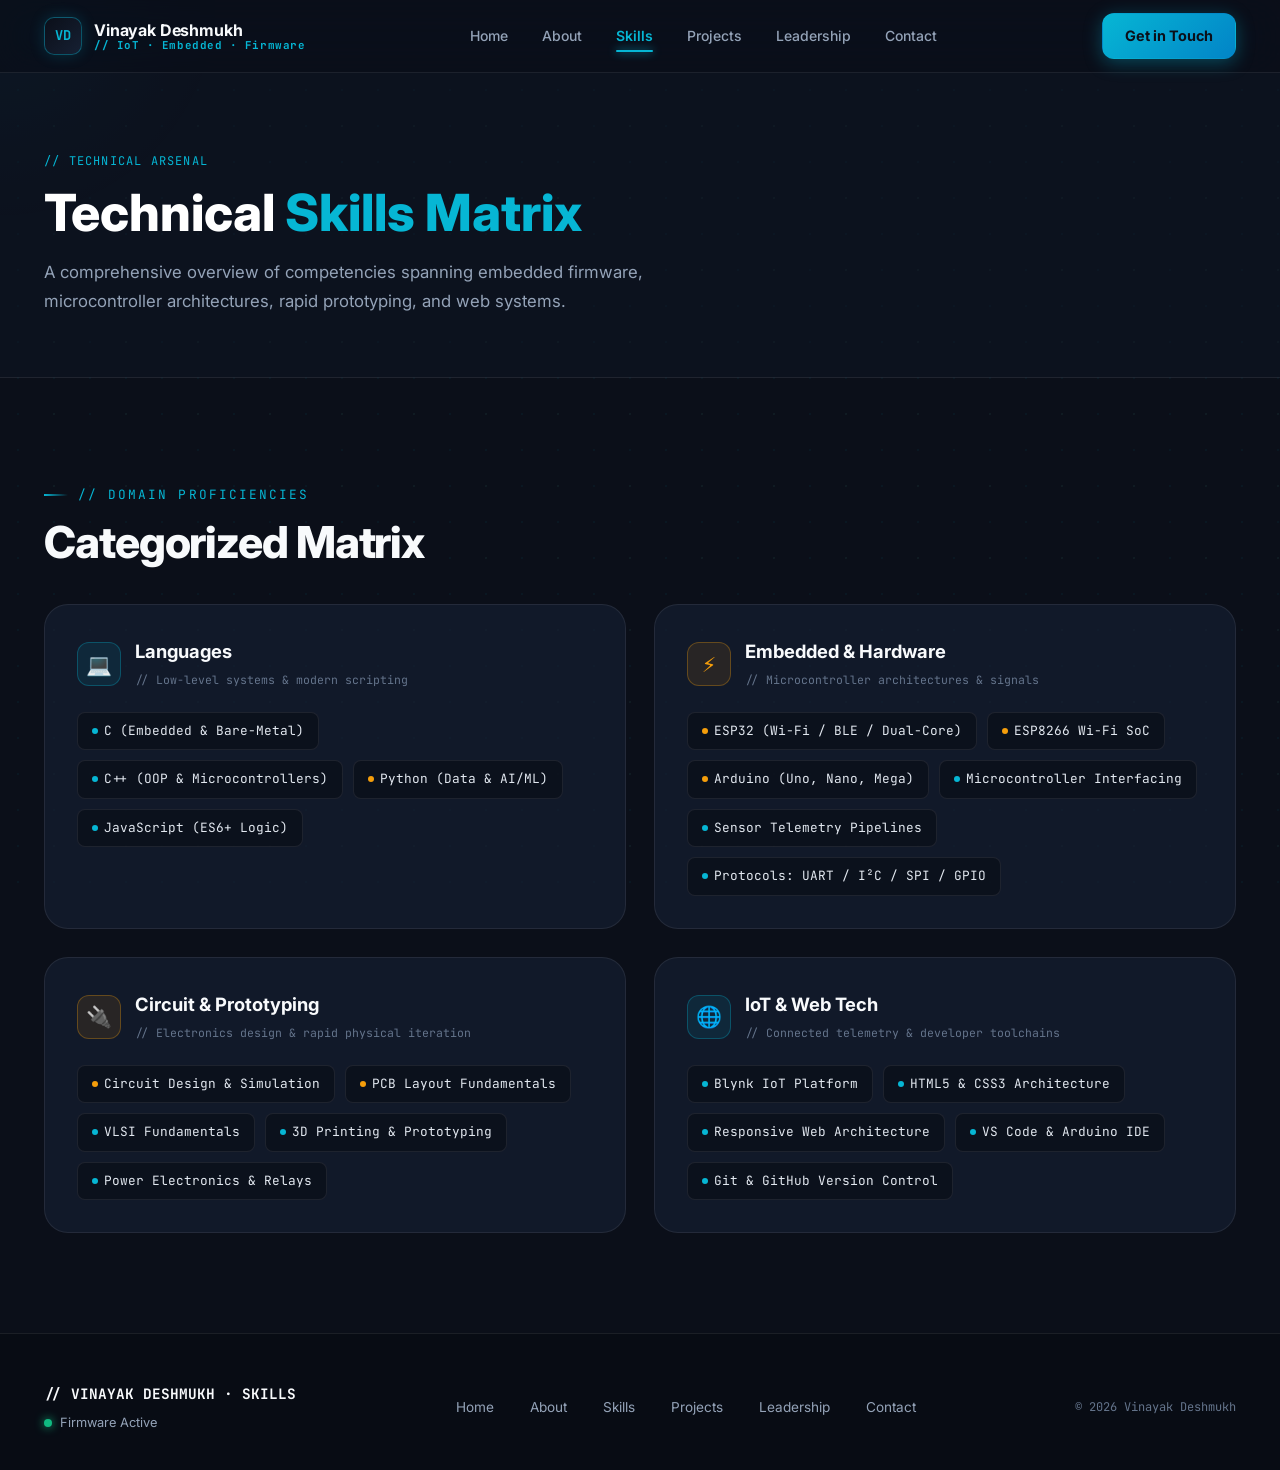
<file: skills.html>
<!DOCTYPE html>
<html lang="en">

<head>
  <meta charset="UTF-8" />
  <meta name="viewport" content="width=device-width, initial-scale=1.0" />
  <meta name="description"
    content="Technical Skills Matrix — Vinayak Deshmukh. C/C++, Python, ESP32, ESP8266, Arduino, PCB Design, Blynk IoT, and Web Technologies." />
  <title>Skills Matrix | Vinayak Deshmukh — Embedded Systems &amp; IoT Specialist</title>

  <link rel="preconnect" href="https://fonts.googleapis.com" />
  <link rel="preconnect" href="https://fonts.gstatic.com" crossorigin />
  <link
    href="https://fonts.googleapis.com/css2?family=Inter:wght@300;400;500;600;700;800&family=JetBrains+Mono:wght@400;500;600;700&display=swap"
    rel="stylesheet" />
  <link rel="stylesheet" href="shared.css" />

  <style>
    .skills-matrix-grid {
      display: grid;
      grid-template-columns: repeat(2, 1fr);
      gap: 28px;
      margin-top: 36px;
    }

    .skill-card {
      background: rgba(22, 32, 51, 0.65);
      border: 1px solid var(--border);
      border-radius: var(--radius-xl);
      padding: 32px;
      position: relative;
      overflow: hidden;
      transition: var(--transition);
    }

    .skill-card:hover {
      border-color: var(--border-cyan);
      box-shadow: 0 10px 30px rgba(0, 0, 0, 0.4), 0 0 25px rgba(6, 182, 212, 0.15);
      transform: translateY(-3px);
    }

    .skill-card-header {
      display: flex;
      align-items: center;
      gap: 14px;
      margin-bottom: 20px;
    }

    .skill-icon-box {
      width: 44px;
      height: 44px;
      border-radius: 12px;
      background: rgba(6, 182, 212, 0.1);
      border: 1px solid rgba(6, 182, 212, 0.3);
      display: flex;
      align-items: center;
      justify-content: center;
      font-size: 1.3rem;
      color: var(--cyan);
    }

    .skill-icon-box.amber {
      background: rgba(245, 158, 11, 0.1);
      border-color: rgba(245, 158, 11, 0.3);
      color: var(--accent);
    }

    .skill-card-title {
      font-size: 1.15rem;
      font-weight: 700;
      color: var(--text-primary);
    }

    .skill-card-sub {
      font-family: var(--font-mono);
      font-size: 0.72rem;
      color: var(--text-muted);
    }

    .skill-items-list {
      display: flex;
      flex-wrap: wrap;
      gap: 10px;
    }

    .skill-chip {
      display: inline-flex;
      align-items: center;
      gap: 6px;
      font-family: var(--font-mono);
      font-size: 0.8rem;
      color: #e2e8f0;
      background: rgba(11, 15, 25, 0.75);
      border: 1px solid rgba(255, 255, 255, 0.08);
      padding: 8px 14px;
      border-radius: 8px;
      transition: var(--transition-fast);
    }

    .skill-chip:hover {
      border-color: var(--cyan);
      color: var(--cyan);
      background: rgba(6, 182, 212, 0.12);
      transform: translateY(-2px);
    }

    .skill-chip-dot {
      width: 6px;
      height: 6px;
      border-radius: 50%;
      background: var(--cyan);
    }

    .skill-chip-dot.amber {
      background: var(--accent);
    }

    @media (max-width: 1024px) {
      .skills-matrix-grid {
        grid-template-columns: 1fr;
      }
    }
  </style>
</head>

<body>
  <div class="cursor-glow" id="cursorGlow" aria-hidden="true"></div>

  <!-- ── NAV ──────────────────────────────────────── -->
  <nav id="navbar" aria-label="Main navigation">
    <div class="container">
      <div class="nav-inner">
        <a href="index.html" class="nav-logo">
          <div class="nav-logo-icon">VD</div>
          <div class="nav-logo-text">
            <span class="nav-logo-name">Vinayak Deshmukh</span>
            <span class="nav-logo-tag">// IoT · Embedded · Firmware</span>
          </div>
        </a>
        <ul class="nav-links" role="list">
          <li><a href="index.html">Home</a></li>
          <li><a href="about.html">About</a></li>
          <li><a href="skills.html" class="active">Skills</a></li>
          <li><a href="projects.html">Projects</a></li>
          <li><a href="leadership.html">Leadership</a></li>
          <li><a href="contact.html">Contact</a></li>
        </ul>
        <div class="nav-cta"><a href="contact.html" class="btn btn-primary">Get in Touch</a></div>
        <button class="hamburger" id="hamburgerBtn" aria-label="Toggle menu" aria-expanded="false">
          <span></span><span></span><span></span>
        </button>
      </div>
    </div>
  </nav>

  <div class="mobile-nav" id="mobileNav">
    <a href="index.html">Home</a>
    <a href="about.html">About</a>
    <a href="skills.html" class="active">Skills</a>
    <a href="projects.html">Projects</a>
    <a href="leadership.html">Leadership</a>
    <a href="contact.html">Contact</a>
  </div>

  <div class="page-wrapper">
    <!-- ── PAGE HERO ────────────────────────────── -->
    <div style="background: rgba(17, 24, 39, 0.4); border-bottom: 1px solid var(--border); padding: 80px 0 60px; position: relative;">
      <div class="container">
        <div style="font-family: var(--font-mono); font-size: 0.75rem; color: var(--cyan); margin-bottom: 12px; letter-spacing: 0.1em;">
          // TECHNICAL ARSENAL
        </div>
        <h1 style="font-size: clamp(2.2rem, 5vw, 3.2rem); font-weight: 800; color: #fff; line-height: 1.15; margin-bottom: 16px;">
          Technical <span class="accent-cyan">Skills Matrix</span>
        </h1>
        <p style="font-size: 1.05rem; color: var(--text-secondary); max-width: 650px; line-height: 1.75;">
          A comprehensive overview of competencies spanning embedded firmware, microcontroller architectures, rapid prototyping, and web systems.
        </p>
      </div>
    </div>

    <!-- ── SKILLS MATRIX ────────────────────────── -->
    <section class="section" aria-labelledby="skills-matrix-title">
      <div class="container">
        <p class="section-label reveal">// DOMAIN PROFICIENCIES</p>
        <h2 class="section-title reveal reveal-delay-1" id="skills-matrix-title">Categorized Matrix</h2>

        <div class="skills-matrix-grid">
          <!-- 1. Languages -->
          <div class="skill-card reveal reveal-delay-1">
            <div class="skill-card-header">
              <div class="skill-icon-box">💻</div>
              <div>
                <h3 class="skill-card-title">Languages</h3>
                <span class="skill-card-sub">// Low-level systems &amp; modern scripting</span>
              </div>
            </div>
            <div class="skill-items-list">
              <div class="skill-chip"><span class="skill-chip-dot"></span> C (Embedded &amp; Bare-Metal)</div>
              <div class="skill-chip"><span class="skill-chip-dot"></span> C++ (OOP &amp; Microcontrollers)</div>
              <div class="skill-chip"><span class="skill-chip-dot amber"></span> Python (Data &amp; AI/ML)</div>
              <div class="skill-chip"><span class="skill-chip-dot"></span> JavaScript (ES6+ Logic)</div>
            </div>
          </div>

          <!-- 2. Embedded & Hardware -->
          <div class="skill-card reveal reveal-delay-2">
            <div class="skill-card-header">
              <div class="skill-icon-box amber">⚡</div>
              <div>
                <h3 class="skill-card-title">Embedded &amp; Hardware</h3>
                <span class="skill-card-sub">// Microcontroller architectures &amp; signals</span>
              </div>
            </div>
            <div class="skill-items-list">
              <div class="skill-chip"><span class="skill-chip-dot amber"></span> ESP32 (Wi-Fi / BLE / Dual-Core)</div>
              <div class="skill-chip"><span class="skill-chip-dot amber"></span> ESP8266 Wi-Fi SoC</div>
              <div class="skill-chip"><span class="skill-chip-dot amber"></span> Arduino (Uno, Nano, Mega)</div>
              <div class="skill-chip"><span class="skill-chip-dot"></span> Microcontroller Interfacing</div>
              <div class="skill-chip"><span class="skill-chip-dot"></span> Sensor Telemetry Pipelines</div>
              <div class="skill-chip"><span class="skill-chip-dot"></span> Protocols: UART / I²C / SPI / GPIO</div>
            </div>
          </div>

          <!-- 3. Circuit & Prototyping -->
          <div class="skill-card reveal reveal-delay-3">
            <div class="skill-card-header">
              <div class="skill-icon-box amber">🔌</div>
              <div>
                <h3 class="skill-card-title">Circuit &amp; Prototyping</h3>
                <span class="skill-card-sub">// Electronics design &amp; rapid physical iteration</span>
              </div>
            </div>
            <div class="skill-items-list">
              <div class="skill-chip"><span class="skill-chip-dot amber"></span> Circuit Design &amp; Simulation</div>
              <div class="skill-chip"><span class="skill-chip-dot amber"></span> PCB Layout Fundamentals</div>
              <div class="skill-chip"><span class="skill-chip-dot"></span> VLSI Fundamentals</div>
              <div class="skill-chip"><span class="skill-chip-dot"></span> 3D Printing &amp; Prototyping</div>
              <div class="skill-chip"><span class="skill-chip-dot"></span> Power Electronics &amp; Relays</div>
            </div>
          </div>

          <!-- 4. IoT & Web Tech -->
          <div class="skill-card reveal reveal-delay-4">
            <div class="skill-card-header">
              <div class="skill-icon-box">🌐</div>
              <div>
                <h3 class="skill-card-title">IoT &amp; Web Tech</h3>
                <span class="skill-card-sub">// Connected telemetry &amp; developer toolchains</span>
              </div>
            </div>
            <div class="skill-items-list">
              <div class="skill-chip"><span class="skill-chip-dot"></span> Blynk IoT Platform</div>
              <div class="skill-chip"><span class="skill-chip-dot"></span> HTML5 &amp; CSS3 Architecture</div>
              <div class="skill-chip"><span class="skill-chip-dot"></span> Responsive Web Architecture</div>
              <div class="skill-chip"><span class="skill-chip-dot"></span> VS Code &amp; Arduino IDE</div>
              <div class="skill-chip"><span class="skill-chip-dot"></span> Git &amp; GitHub Version Control</div>
            </div>
          </div>
        </div>
      </div>
    </section>
  </div>

  <!-- ── FOOTER ─────────────────────────────────── -->
  <footer id="footer">
    <div class="container">
      <div class="footer-inner">
        <div class="footer-left">
          <span class="footer-brand">// VINAYAK DESHMUKH · SKILLS</span>
          <span class="footer-status"><span class="status-dot"></span>Firmware Active</span>
        </div>
        <div class="footer-links">
          <a href="index.html" class="footer-link">Home</a>
          <a href="about.html" class="footer-link">About</a>
          <a href="skills.html" class="footer-link">Skills</a>
          <a href="projects.html" class="footer-link">Projects</a>
          <a href="leadership.html" class="footer-link">Leadership</a>
          <a href="contact.html" class="footer-link">Contact</a>
        </div>
        <div class="footer-copy">© 2026 Vinayak Deshmukh</div>
      </div>
    </div>
  </footer>

  <script>
    const navbar = document.getElementById('navbar');
    window.addEventListener('scroll', () => navbar.classList.toggle('scrolled', window.scrollY > 20));

    const hamburgerBtn = document.getElementById('hamburgerBtn');
    const mobileNav = document.getElementById('mobileNav');
    hamburgerBtn.addEventListener('click', () => {
      const open = hamburgerBtn.classList.toggle('open');
      mobileNav.classList.toggle('open', open);
      hamburgerBtn.setAttribute('aria-expanded', open);
      document.body.style.overflow = open ? 'hidden' : '';
    });
    mobileNav.querySelectorAll('a').forEach(a => a.addEventListener('click', () => {
      hamburgerBtn.classList.remove('open'); mobileNav.classList.remove('open');
      hamburgerBtn.setAttribute('aria-expanded','false'); document.body.style.overflow='';
    }));

    document.addEventListener('mousemove', e => {
      const g = document.getElementById('cursorGlow');
      g.style.left = e.clientX + 'px'; g.style.top = e.clientY + 'px';
    });

    const obs = new IntersectionObserver(entries => {
      entries.forEach(e => { if(e.isIntersecting){ e.target.classList.add('visible'); obs.unobserve(e.target); } });
    }, {threshold: 0.08});
    document.querySelectorAll('.reveal').forEach(el => obs.observe(el));
  </script>
</body>

</html>
</file>
<file: shared.css>
/* ============================================================
   SHARED DESIGN SYSTEM — Vinayak Deshmukh Portfolio
   Theme: Sleek, high-tech engineering aesthetic
   Dark mode default: #0b0f19 | Neon cyan: #06b6d4 | Electric amber: #f59e0b
   ============================================================ */

:root {
  --bg-base: #0b0f19;
  --bg-surface: #111827;
  --bg-elevated: #162033;
  --bg-hover: #1e293b;
  --bg-glass: rgba(17, 24, 39, 0.75);
  --bg-glass-card: rgba(22, 32, 51, 0.65);

  --border: rgba(255, 255, 255, 0.08);
  --border-subtle: rgba(255, 255, 255, 0.04);
  --border-active: rgba(245, 158, 11, 0.5);
  --border-cyan: rgba(6, 182, 212, 0.5);

  --accent: #f59e0b;
  --accent-light: #fbbf24;
  --accent-dim: rgba(245, 158, 11, 0.12);
  --accent-glow: rgba(245, 158, 11, 0.28);

  --cyan: #06b6d4;
  --cyan-light: #22d3ee;
  --cyan-dim: rgba(6, 182, 212, 0.12);
  --cyan-glow: rgba(6, 182, 212, 0.28);

  --green: #10b981;
  --green-dim: rgba(16, 185, 129, 0.12);
  --purple: #a855f7;
  --purple-dim: rgba(168, 85, 247, 0.12);

  --text-primary: #f8fafc;
  --text-secondary: #94a3b8;
  --text-muted: #64748b;
  --text-accent: #f59e0b;
  --text-cyan: #06b6d4;

  --font-sans: 'Inter', 'Plus Jakarta Sans', system-ui, -apple-system, sans-serif;
  --font-mono: 'JetBrains Mono', 'Fira Code', monospace;

  --radius-sm: 6px;
  --radius-md: 12px;
  --radius-lg: 18px;
  --radius-xl: 24px;
  --radius-full: 9999px;

  --shadow-card: 0 8px 32px rgba(0, 0, 0, 0.45);
  --shadow-glow: 0 0 35px rgba(245, 158, 11, 0.18);
  --shadow-cyan: 0 0 35px rgba(6, 182, 212, 0.18);
  --shadow-neon: 0 0 20px rgba(6, 182, 212, 0.35);

  --transition: all 0.3s cubic-bezier(0.4, 0, 0.2, 1);
  --transition-fast: all 0.15s ease;
  --transition-smooth: all 0.5s cubic-bezier(0.16, 1, 0.3, 1);
}

*, *::before, *::after {
  box-sizing: border-box;
  margin: 0;
  padding: 0;
}

html {
  scroll-behavior: smooth;
  font-size: 16px;
  scroll-padding-top: 80px;
}

body {
  font-family: var(--font-sans);
  background-color: var(--bg-base);
  color: var(--text-primary);
  line-height: 1.6;
  -webkit-font-smoothing: antialiased;
  -moz-osx-font-smoothing: grayscale;
  overflow-x: hidden;
  position: relative;
}

/* Subtle circuit grid overlay */
body::before {
  content: '';
  position: fixed;
  inset: 0;
  background-image: 
    radial-gradient(rgba(6, 182, 212, 0.08) 1px, transparent 1px),
    radial-gradient(rgba(245, 158, 11, 0.04) 1px, transparent 1px);
  background-size: 36px 36px, 72px 72px;
  background-position: 0 0, 18px 18px;
  opacity: 0.7;
  pointer-events: none;
  z-index: 0;
}

/* Custom scrollbars */
::-webkit-scrollbar {
  width: 8px;
  height: 8px;
}
::-webkit-scrollbar-track {
  background: var(--bg-base);
}
::-webkit-scrollbar-thumb {
  background: #1e293b;
  border-radius: 4px;
  border: 2px solid var(--bg-base);
}
::-webkit-scrollbar-thumb:hover {
  background: var(--cyan);
}

::selection {
  background: rgba(6, 182, 212, 0.25);
  color: var(--cyan-light);
}

a {
  color: inherit;
  text-decoration: none;
}

button {
  font-family: inherit;
}

/* ── LAYOUT & TYPOGRAPHY ────────────────────────── */
.container {
  max-width: 1240px;
  margin: 0 auto;
  padding: 0 24px;
}

.page-wrapper {
  padding-top: 72px;
}

.section {
  position: relative;
  padding: 100px 0;
  z-index: 1;
}

.section-label {
  font-family: var(--font-mono);
  font-size: 0.8rem;
  color: var(--cyan);
  letter-spacing: 0.16em;
  text-transform: uppercase;
  margin-bottom: 12px;
  display: inline-flex;
  align-items: center;
  gap: 10px;
}

.section-label::before {
  content: '';
  display: inline-block;
  width: 24px;
  height: 2px;
  background: linear-gradient(90deg, var(--cyan), transparent);
}

.section-title {
  font-size: clamp(2rem, 4vw, 2.75rem);
  font-weight: 800;
  color: var(--text-primary);
  line-height: 1.15;
  letter-spacing: -0.025em;
  margin-bottom: 16px;
}

.section-subtitle {
  font-size: 1.05rem;
  color: var(--text-secondary);
  max-width: 620px;
  line-height: 1.7;
}

.mono {
  font-family: var(--font-mono);
}

.accent-amber {
  color: var(--accent);
}

.accent-cyan {
  color: var(--cyan);
}

.accent-gradient {
  background: linear-gradient(135deg, #f8fafc 20%, var(--cyan) 60%, var(--accent) 100%);
  -webkit-background-clip: text;
  -webkit-text-fill-color: transparent;
}

.amber-gradient {
  background: linear-gradient(135deg, #fbbf24 0%, #f59e0b 60%, #d97706 100%);
  -webkit-background-clip: text;
  -webkit-text-fill-color: transparent;
}

/* ── NAVIGATION ──────────────────────────────────── */
#navbar {
  position: fixed;
  top: 0;
  left: 0;
  right: 0;
  z-index: 1000;
  background: rgba(11, 15, 25, 0.78);
  backdrop-filter: blur(20px) saturate(180%);
  -webkit-backdrop-filter: blur(20px) saturate(180%);
  border-bottom: 1px solid var(--border);
  transition: var(--transition);
}

#navbar.scrolled {
  background: rgba(11, 15, 25, 0.94);
  border-bottom-color: rgba(6, 182, 212, 0.2);
  box-shadow: 0 10px 30px rgba(0, 0, 0, 0.5);
}

.nav-inner {
  display: flex;
  align-items: center;
  justify-content: space-between;
  height: 72px;
}

.nav-logo {
  display: flex;
  align-items: center;
  gap: 12px;
  font-weight: 700;
  cursor: pointer;
}

.nav-logo-icon {
  width: 38px;
  height: 38px;
  background: linear-gradient(135deg, #0b0f19, #162033);
  border: 1px solid rgba(6, 182, 212, 0.4);
  border-radius: 10px;
  display: flex;
  align-items: center;
  justify-content: center;
  font-family: var(--font-mono);
  font-size: 0.85rem;
  font-weight: 700;
  color: var(--cyan);
  box-shadow: 0 0 15px rgba(6, 182, 212, 0.2);
  transition: var(--transition);
}

.nav-logo:hover .nav-logo-icon {
  border-color: var(--accent);
  color: var(--accent);
  box-shadow: 0 0 20px rgba(245, 158, 11, 0.35);
  transform: rotate(5deg) scale(1.05);
}

.nav-logo-text {
  display: flex;
  flex-direction: column;
  line-height: 1.15;
}

.nav-logo-name {
  color: var(--text-primary);
  font-size: 1rem;
  font-weight: 700;
  letter-spacing: -0.01em;
}

.nav-logo-tag {
  font-family: var(--font-mono);
  font-size: 0.68rem;
  color: var(--cyan);
  letter-spacing: 0.05em;
}

.nav-links {
  display: flex;
  align-items: center;
  gap: 6px;
  list-style: none;
}

.nav-links a {
  font-size: 0.875rem;
  font-weight: 500;
  color: var(--text-secondary);
  padding: 8px 14px;
  border-radius: var(--radius-sm);
  transition: var(--transition-fast);
  position: relative;
}

.nav-links a:hover {
  color: var(--text-primary);
  background: rgba(255, 255, 255, 0.05);
}

.nav-links a.active {
  color: var(--cyan);
  font-weight: 600;
}

.nav-links a.active::after {
  content: '';
  position: absolute;
  bottom: 0;
  left: 14px;
  right: 14px;
  height: 2px;
  background: var(--cyan);
  border-radius: 2px;
  box-shadow: 0 0 8px var(--cyan);
}

.nav-cta {
  display: flex;
  align-items: center;
  gap: 12px;
}

/* ── BUTTONS ─────────────────────────────────────── */
.btn {
  display: inline-flex;
  align-items: center;
  justify-content: center;
  gap: 8px;
  padding: 10px 22px;
  border-radius: var(--radius-md);
  font-size: 0.9rem;
  font-weight: 600;
  cursor: pointer;
  transition: var(--transition);
  border: 1px solid transparent;
  white-space: nowrap;
  user-select: none;
}

.btn-primary {
  background: linear-gradient(135deg, var(--cyan), #0284c7);
  color: #0b0f19;
  font-weight: 700;
  box-shadow: 0 4px 18px rgba(6, 182, 212, 0.35);
}

.btn-primary:hover {
  transform: translateY(-2px);
  box-shadow: 0 8px 28px rgba(6, 182, 212, 0.5);
  background: linear-gradient(135deg, #22d3ee, #0284c7);
}

.btn-amber {
  background: linear-gradient(135deg, var(--accent), #d97706);
  color: #0b0f19;
  font-weight: 700;
  box-shadow: 0 4px 18px rgba(245, 158, 11, 0.35);
}

.btn-amber:hover {
  transform: translateY(-2px);
  box-shadow: 0 8px 28px rgba(245, 158, 11, 0.5);
  background: linear-gradient(135deg, #fbbf24, #d97706);
}

.btn-outline {
  background: rgba(17, 24, 39, 0.6);
  color: var(--text-primary);
  border: 1px solid var(--border);
  backdrop-filter: blur(8px);
}

.btn-outline:hover {
  border-color: var(--cyan);
  color: var(--cyan);
  background: rgba(6, 182, 212, 0.1);
  transform: translateY(-2px);
  box-shadow: 0 4px 20px rgba(6, 182, 212, 0.2);
}

.btn-ghost {
  background: transparent;
  color: var(--text-secondary);
  border: 1px solid var(--border);
}

.btn-ghost:hover {
  color: var(--text-primary);
  background: rgba(255, 255, 255, 0.05);
  border-color: rgba(255, 255, 255, 0.15);
}

/* ── HAMBURGER & MOBILE NAV ───────────────────────── */
.hamburger {
  display: none;
  flex-direction: column;
  gap: 5px;
  background: none;
  border: none;
  cursor: pointer;
  padding: 6px;
  z-index: 1001;
}

.hamburger span {
  display: block;
  width: 24px;
  height: 2px;
  background: var(--text-primary);
  border-radius: 2px;
  transition: var(--transition);
}

.hamburger.open span:nth-child(1) {
  transform: translateY(7px) rotate(45deg);
  background: var(--cyan);
}
.hamburger.open span:nth-child(2) {
  opacity: 0;
}
.hamburger.open span:nth-child(3) {
  transform: translateY(-7px) rotate(-45deg);
  background: var(--cyan);
}

.mobile-nav {
  display: none;
  position: fixed;
  inset: 72px 0 0 0;
  background: rgba(11, 15, 25, 0.98);
  backdrop-filter: blur(24px);
  z-index: 999;
  flex-direction: column;
  align-items: center;
  justify-content: center;
  gap: 12px;
  padding: 24px;
}

.mobile-nav.open {
  display: flex;
}

.mobile-nav a {
  font-size: 1.2rem;
  font-weight: 600;
  color: var(--text-secondary);
  padding: 12px 32px;
  border-radius: var(--radius-md);
  transition: var(--transition-fast);
  width: 100%;
  max-width: 300px;
  text-align: center;
  border: 1px solid transparent;
}

.mobile-nav a:hover,
.mobile-nav a.active {
  color: var(--cyan);
  background: var(--cyan-dim);
  border-color: rgba(6, 182, 212, 0.2);
}

/* ── BADGES & PILLS ──────────────────────────────── */
.badge {
  display: inline-flex;
  align-items: center;
  gap: 6px;
  font-family: var(--font-mono);
  font-size: 0.72rem;
  padding: 5px 12px;
  border-radius: var(--radius-full);
  font-weight: 500;
  letter-spacing: 0.02em;
  border: 1px solid;
  white-space: nowrap;
}

.badge-amber {
  color: var(--accent);
  background: var(--accent-dim);
  border-color: rgba(245, 158, 11, 0.25);
}

.badge-cyan {
  color: var(--cyan);
  background: var(--cyan-dim);
  border-color: rgba(6, 182, 212, 0.25);
}

.badge-green {
  color: #34d399;
  background: rgba(52, 211, 153, 0.1);
  border-color: rgba(52, 211, 153, 0.25);
}

.badge-purple {
  color: #c084fc;
  background: rgba(192, 132, 252, 0.1);
  border-color: rgba(192, 132, 252, 0.25);
}

/* ── CARDS & SURFACES ────────────────────────────── */
.card {
  background: var(--bg-glass-card);
  backdrop-filter: blur(16px);
  -webkit-backdrop-filter: blur(16px);
  border: 1px solid var(--border);
  border-radius: var(--radius-xl);
  padding: 32px;
  transition: var(--transition);
  position: relative;
  overflow: hidden;
}

.card:hover {
  border-color: var(--border-cyan);
  transform: translateY(-4px);
  box-shadow: var(--shadow-cyan);
}

.card-amber:hover {
  border-color: var(--border-active);
  box-shadow: var(--shadow-glow);
}

/* Glowing top borders */
.card-glow-cyan::before,
.card-glow-amber::before {
  content: '';
  position: absolute;
  top: 0;
  left: 0;
  right: 0;
  height: 2px;
  opacity: 0.8;
  transition: var(--transition);
}

.card-glow-cyan::before {
  background: linear-gradient(90deg, transparent, var(--cyan), transparent);
}

.card-glow-amber::before {
  background: linear-gradient(90deg, transparent, var(--accent), transparent);
}

/* ── FILTER TABS ─────────────────────────────────── */
.filter-tabs {
  display: flex;
  align-items: center;
  gap: 10px;
  background: rgba(17, 24, 39, 0.7);
  padding: 6px;
  border-radius: var(--radius-lg);
  border: 1px solid var(--border);
  backdrop-filter: blur(12px);
  flex-wrap: wrap;
}

.filter-tab {
  padding: 8px 18px;
  border-radius: var(--radius-md);
  font-size: 0.85rem;
  font-weight: 600;
  color: var(--text-secondary);
  background: transparent;
  border: none;
  cursor: pointer;
  transition: var(--transition-fast);
  display: inline-flex;
  align-items: center;
  gap: 8px;
}

.filter-tab:hover {
  color: var(--text-primary);
  background: rgba(255, 255, 255, 0.05);
}

.filter-tab.active {
  color: #0b0f19;
  background: var(--cyan);
  font-weight: 700;
  box-shadow: 0 2px 10px rgba(6, 182, 212, 0.4);
}

.filter-tab .tab-count {
  font-family: var(--font-mono);
  font-size: 0.72rem;
  padding: 2px 7px;
  border-radius: var(--radius-full);
  background: rgba(0, 0, 0, 0.2);
}

.filter-tab.active .tab-count {
  background: rgba(11, 15, 25, 0.25);
  color: #0b0f19;
}

/* ── HERO CUSTOM STYLES ────────────────────────── */
.hero-grid {
  display: grid;
  grid-template-columns: 1.15fr 0.85fr;
  gap: 56px;
  align-items: center;
  position: relative;
  z-index: 1;
}

.hero-eyebrow {
  display: inline-flex;
  align-items: center;
  gap: 10px;
  font-family: var(--font-mono);
  font-size: 0.78rem;
  color: var(--cyan);
  background: rgba(6, 182, 212, 0.1);
  border: 1px solid rgba(6, 182, 212, 0.25);
  padding: 6px 16px;
  border-radius: var(--radius-full);
  margin-bottom: 24px;
  letter-spacing: 0.05em;
  box-shadow: 0 0 20px rgba(6, 182, 212, 0.15);
}

.status-pulse-dot {
  width: 8px;
  height: 8px;
  background: var(--cyan);
  border-radius: 50%;
  box-shadow: 0 0 10px var(--cyan);
  animation: pulseGlow 2s infinite ease-in-out;
}

@keyframes pulseGlow {
  0%, 100% { opacity: 1; transform: scale(1); box-shadow: 0 0 6px var(--cyan); }
  50% { opacity: 0.4; transform: scale(0.8); box-shadow: 0 0 14px var(--cyan); }
}

.hero-title {
  font-size: clamp(2.4rem, 5.2vw, 3.8rem);
  font-weight: 800;
  line-height: 1.08;
  letter-spacing: -0.03em;
  margin-bottom: 18px;
  color: #ffffff;
}

.hero-role {
  font-family: var(--font-mono);
  font-size: clamp(0.95rem, 2vw, 1.2rem);
  color: var(--cyan);
  margin-bottom: 16px;
  display: flex;
  align-items: center;
  gap: 10px;
  flex-wrap: wrap;
}

.hero-role-slash {
  color: var(--text-muted);
}

.hero-tagline {
  font-size: 1.12rem;
  color: var(--text-secondary);
  line-height: 1.75;
  margin-bottom: 32px;
  max-width: 620px;
}

.hero-badges-strip {
  display: flex;
  flex-wrap: wrap;
  gap: 10px;
  margin-bottom: 36px;
}

.hero-badge-pill {
  display: inline-flex;
  align-items: center;
  gap: 8px;
  font-family: var(--font-mono);
  font-size: 0.75rem;
  padding: 6px 14px;
  border-radius: var(--radius-full);
  font-weight: 500;
  background: rgba(17, 24, 39, 0.7);
  backdrop-filter: blur(8px);
  border: 1px solid var(--border);
  transition: var(--transition-fast);
}

.hero-badge-pill:hover {
  border-color: var(--cyan);
  background: var(--cyan-dim);
  transform: translateY(-2px);
}

.hero-actions {
  display: flex;
  gap: 14px;
  flex-wrap: wrap;
  align-items: center;
  margin-bottom: 40px;
}

.hero-socials {
  display: flex;
  align-items: center;
  gap: 16px;
  padding-top: 24px;
  border-top: 1px solid rgba(255, 255, 255, 0.08);
}

.hero-social-label {
  font-family: var(--font-mono);
  font-size: 0.75rem;
  color: var(--text-muted);
  letter-spacing: 0.06em;
}

.hero-social-link {
  display: inline-flex;
  align-items: center;
  gap: 6px;
  font-family: var(--font-mono);
  font-size: 0.8rem;
  color: var(--text-secondary);
  padding: 6px 12px;
  border-radius: var(--radius-sm);
  border: 1px solid var(--border);
  background: rgba(17, 24, 39, 0.5);
  transition: var(--transition-fast);
}

.hero-social-link:hover {
  color: var(--cyan);
  border-color: var(--cyan);
  background: var(--cyan-dim);
  transform: translateY(-2px);
}

/* ── TELEMETRY HUD / CIRCUIT VISUAL ────────────── */
.telemetry-hud-card {
  background: rgba(15, 23, 42, 0.85);
  backdrop-filter: blur(20px);
  border: 1px solid rgba(6, 182, 212, 0.35);
  border-radius: var(--radius-xl);
  padding: 24px;
  box-shadow: 0 20px 50px rgba(0, 0, 0, 0.7), 0 0 35px rgba(6, 182, 212, 0.15);
  position: relative;
  overflow: hidden;
}

.telemetry-hud-card::before {
  content: '';
  position: absolute;
  top: 0;
  left: 0;
  right: 0;
  height: 3px;
  background: linear-gradient(90deg, var(--cyan), var(--accent), var(--cyan));
}

.hud-header {
  display: flex;
  align-items: center;
  justify-content: space-between;
  margin-bottom: 20px;
  padding-bottom: 14px;
  border-bottom: 1px solid rgba(255, 255, 255, 0.08);
}

.hud-title-wrap {
  display: flex;
  align-items: center;
  gap: 10px;
}

.hud-blinker {
  width: 10px;
  height: 10px;
  border-radius: 50%;
  background: #10b981;
  box-shadow: 0 0 10px #10b981;
  animation: blink 1.5s infinite;
}

@keyframes blink {
  0%, 100% { opacity: 1; }
  50% { opacity: 0.3; }
}

.hud-title {
  font-family: var(--font-mono);
  font-size: 0.82rem;
  font-weight: 700;
  color: var(--text-primary);
  letter-spacing: 0.05em;
}

.hud-tag {
  font-family: var(--font-mono);
  font-size: 0.68rem;
  color: var(--accent);
  background: var(--accent-dim);
  padding: 3px 8px;
  border-radius: 4px;
  border: 1px solid rgba(245, 158, 11, 0.2);
}

.circuit-telemetry-svg {
  width: 100%;
  height: auto;
  max-height: 280px;
  margin-bottom: 16px;
}

.hud-readouts-grid {
  display: grid;
  grid-template-columns: repeat(3, 1fr);
  gap: 10px;
  margin-top: 16px;
}

.hud-readout-item {
  background: rgba(11, 15, 25, 0.7);
  border: 1px solid rgba(255, 255, 255, 0.06);
  border-radius: var(--radius-sm);
  padding: 8px 12px;
  display: flex;
  flex-direction: column;
  gap: 2px;
}

.hud-readout-label {
  font-family: var(--font-mono);
  font-size: 0.65rem;
  color: var(--text-muted);
  text-transform: uppercase;
  letter-spacing: 0.05em;
}

.hud-readout-value {
  font-family: var(--font-mono);
  font-size: 0.9rem;
  font-weight: 700;
  color: var(--cyan);
}

.hud-readout-value.amber {
  color: var(--accent);
}

/* ── QUICK STATS STRIP ─────────────────────────── */
.stat-strip-section {
  background: rgba(17, 24, 39, 0.6);
  border-top: 1px solid var(--border);
  border-bottom: 1px solid var(--border);
  position: relative;
  z-index: 2;
}

.stat-strip-grid {
  display: grid;
  grid-template-columns: repeat(4, 1fr);
  gap: 1px;
  background: rgba(255, 255, 255, 0.06);
}

.stat-strip-box {
  background: #0d1320;
  padding: 32px 24px;
  display: flex;
  flex-direction: column;
  gap: 6px;
  transition: var(--transition);
  position: relative;
  overflow: hidden;
}

.stat-strip-box:hover {
  background: #111a2d;
  border-color: var(--cyan);
}

.stat-strip-box::before {
  content: '';
  position: absolute;
  top: 0;
  left: 0;
  width: 3px;
  height: 100%;
  background: var(--border);
  transition: var(--transition);
}

.stat-strip-box:hover::before {
  background: var(--cyan);
  box-shadow: 0 0 12px var(--cyan);
}

.stat-strip-num {
  font-family: var(--font-mono);
  font-size: clamp(1.8rem, 3vw, 2.5rem);
  font-weight: 800;
  color: var(--accent);
  line-height: 1;
  display: flex;
  align-items: baseline;
  gap: 4px;
}

.stat-strip-num.cyan {
  color: var(--cyan);
}

.stat-strip-title {
  font-size: 0.95rem;
  font-weight: 700;
  color: var(--text-primary);
  margin-top: 4px;
}

.stat-strip-desc {
  font-family: var(--font-mono);
  font-size: 0.74rem;
  color: var(--text-muted);
  line-height: 1.5;
}

/* ── GRANTS SPOTLIGHT ──────────────────────────── */
.grants-showcase {
  display: grid;
  grid-template-columns: repeat(2, 1fr);
  gap: 24px;
  margin-top: 36px;
}

.grant-card {
  background: rgba(22, 32, 51, 0.7);
  border: 1px solid rgba(245, 158, 11, 0.35);
  border-radius: var(--radius-xl);
  padding: 36px;
  position: relative;
  overflow: hidden;
  box-shadow: 0 10px 40px rgba(0, 0, 0, 0.4), 0 0 25px rgba(245, 158, 11, 0.1);
  transition: var(--transition);
}

.grant-card:hover {
  transform: translateY(-4px);
  box-shadow: 0 15px 50px rgba(0, 0, 0, 0.6), 0 0 35px rgba(245, 158, 11, 0.25);
  border-color: var(--accent);
}

.grant-card::after {
  content: '';
  position: absolute;
  top: -50px;
  right: -50px;
  width: 140px;
  height: 140px;
  background: radial-gradient(circle, rgba(245, 158, 11, 0.15), transparent 70%);
  pointer-events: none;
}

.grant-top-row {
  display: flex;
  justify-content: space-between;
  align-items: flex-start;
  margin-bottom: 20px;
  gap: 16px;
}

.grant-fund-pill {
  font-family: var(--font-mono);
  font-size: 1.1rem;
  font-weight: 800;
  color: #0b0f19;
  background: linear-gradient(135deg, #fbbf24, #f59e0b);
  padding: 6px 16px;
  border-radius: var(--radius-full);
  box-shadow: 0 4px 15px rgba(245, 158, 11, 0.4);
  white-space: nowrap;
}

.grant-org-badge {
  display: inline-flex;
  align-items: center;
  gap: 6px;
  font-family: var(--font-mono);
  font-size: 0.72rem;
  color: var(--accent);
  background: var(--accent-dim);
  padding: 4px 10px;
  border-radius: 4px;
  border: 1px solid rgba(245, 158, 11, 0.25);
}

.grant-card-title {
  font-size: 1.35rem;
  font-weight: 800;
  color: var(--text-primary);
  margin-bottom: 12px;
  line-height: 1.3;
}

.grant-card-desc {
  font-size: 0.95rem;
  color: var(--text-secondary);
  line-height: 1.7;
  margin-bottom: 20px;
}

.grant-bullets {
  list-style: none;
  display: flex;
  flex-direction: column;
  gap: 8px;
}

.grant-bullets li {
  font-family: var(--font-mono);
  font-size: 0.78rem;
  color: #cbd5e1;
  display: flex;
  align-items: center;
  gap: 8px;
}

.grant-bullets li::before {
  content: '⚡';
  font-size: 0.85rem;
  color: var(--accent);
}

/* ── REVEAL ANIMATIONS ───────────────────────────── */
.reveal {
  opacity: 0;
  transform: translateY(24px);
  transition: opacity 0.65s cubic-bezier(0.16, 1, 0.3, 1),
              transform 0.65s cubic-bezier(0.16, 1, 0.3, 1);
}

.reveal.visible {
  opacity: 1;
  transform: translateY(0);
}

.reveal-delay-1 { transition-delay: 0.1s; }
.reveal-delay-2 { transition-delay: 0.2s; }
.reveal-delay-3 { transition-delay: 0.3s; }
.reveal-delay-4 { transition-delay: 0.4s; }
.reveal-delay-5 { transition-delay: 0.5s; }

/* ── CURSOR GLOW ─────────────────────────────────── */
.cursor-glow {
  position: fixed;
  width: 450px;
  height: 450px;
  border-radius: 50%;
  background: radial-gradient(circle, rgba(6, 182, 212, 0.06), transparent 70%);
  pointer-events: none;
  z-index: 0;
  transform: translate(-50%, -50%);
  transition: left 0.1s ease-out, top 0.1s ease-out;
}

/* ── TOAST NOTIFICATION ──────────────────────────── */
.toast {
  position: fixed;
  bottom: 24px;
  right: 24px;
  background: #111827;
  border: 1px solid var(--cyan);
  border-radius: var(--radius-md);
  padding: 14px 20px;
  font-size: 0.88rem;
  color: var(--text-primary);
  z-index: 9999;
  transform: translateY(100px);
  opacity: 0;
  transition: var(--transition);
  display: flex;
  align-items: center;
  gap: 12px;
  box-shadow: 0 10px 30px rgba(0, 0, 0, 0.7), 0 0 20px rgba(6, 182, 212, 0.2);
  max-width: 360px;
}

.toast.show {
  transform: translateY(0);
  opacity: 1;
}

.toast-icon {
  font-size: 1.2rem;
  flex-shrink: 0;
}

/* ── FOOTER ──────────────────────────────────────── */
#footer {
  background: #080c14;
  border-top: 1px solid var(--border);
  padding: 48px 0 36px;
  position: relative;
  z-index: 1;
}

.footer-inner {
  display: flex;
  align-items: center;
  justify-content: space-between;
  gap: 32px;
  flex-wrap: wrap;
}

.footer-left {
  display: flex;
  flex-direction: column;
  gap: 8px;
}

.footer-brand {
  font-family: var(--font-mono);
  font-size: 0.9rem;
  font-weight: 700;
  color: var(--text-primary);
}

.footer-status {
  display: inline-flex;
  align-items: center;
  gap: 8px;
  font-size: 0.8rem;
  color: var(--text-secondary);
}

.status-dot {
  width: 8px;
  height: 8px;
  background: #10b981;
  border-radius: 50%;
  box-shadow: 0 0 10px #10b981;
  animation: statusPulse 2s ease infinite;
}

@keyframes statusPulse {
  0%, 100% { opacity: 1; transform: scale(1); box-shadow: 0 0 8px #10b981; }
  50% { opacity: 0.6; transform: scale(0.85); box-shadow: 0 0 16px #10b981; }
}

.footer-links {
  display: flex;
  gap: 12px;
  flex-wrap: wrap;
}

.footer-link {
  font-size: 0.85rem;
  color: var(--text-secondary);
  padding: 6px 12px;
  border-radius: var(--radius-sm);
  transition: var(--transition-fast);
}

.footer-link:hover {
  color: var(--cyan);
  background: var(--cyan-dim);
}

.footer-copy {
  font-family: var(--font-mono);
  font-size: 0.75rem;
  color: var(--text-muted);
  text-align: right;
  line-height: 1.6;
}

/* ── MODAL ───────────────────────────────────────── */
.modal-overlay {
  position: fixed;
  inset: 0;
  background: rgba(7, 10, 18, 0.85);
  backdrop-filter: blur(12px);
  z-index: 2000;
  display: flex;
  align-items: center;
  justify-content: center;
  padding: 20px;
  opacity: 0;
  visibility: hidden;
  transition: var(--transition);
}

.modal-overlay.open {
  opacity: 1;
  visibility: visible;
}

.modal-box {
  background: #111827;
  border: 1px solid rgba(6, 182, 212, 0.3);
  border-radius: var(--radius-xl);
  max-width: 640px;
  width: 100%;
  padding: 36px;
  box-shadow: 0 20px 50px rgba(0, 0, 0, 0.8), 0 0 30px rgba(6, 182, 212, 0.2);
  transform: scale(0.95);
  transition: var(--transition);
  max-height: 90vh;
  overflow-y: auto;
  position: relative;
}

.modal-overlay.open .modal-box {
  transform: scale(1);
}

.modal-close-btn {
  position: absolute;
  top: 20px;
  right: 20px;
  width: 36px;
  height: 36px;
  border-radius: 50%;
  border: 1px solid var(--border);
  background: var(--bg-surface);
  color: var(--text-secondary);
  display: flex;
  align-items: center;
  justify-content: center;
  font-size: 1.2rem;
  cursor: pointer;
  transition: var(--transition-fast);
}

.modal-close-btn:hover {
  color: var(--text-primary);
  border-color: var(--cyan);
  background: var(--cyan-dim);
}

/* ── RESPONSIVE RULES ────────────────────────────── */
@media (max-width: 1024px) {
  .section {
    padding: 80px 0;
  }
}

@media (max-width: 768px) {
  .section {
    padding: 64px 0;
  }
  .nav-links, .nav-cta {
    display: none;
  }
  .hamburger {
    display: flex;
  }
  .footer-inner {
    flex-direction: column;
    align-items: flex-start;
  }
  .footer-copy {
    text-align: left;
  }
}

@media (max-width: 480px) {
  .container {
    padding: 0 16px;
  }
}
</file>
